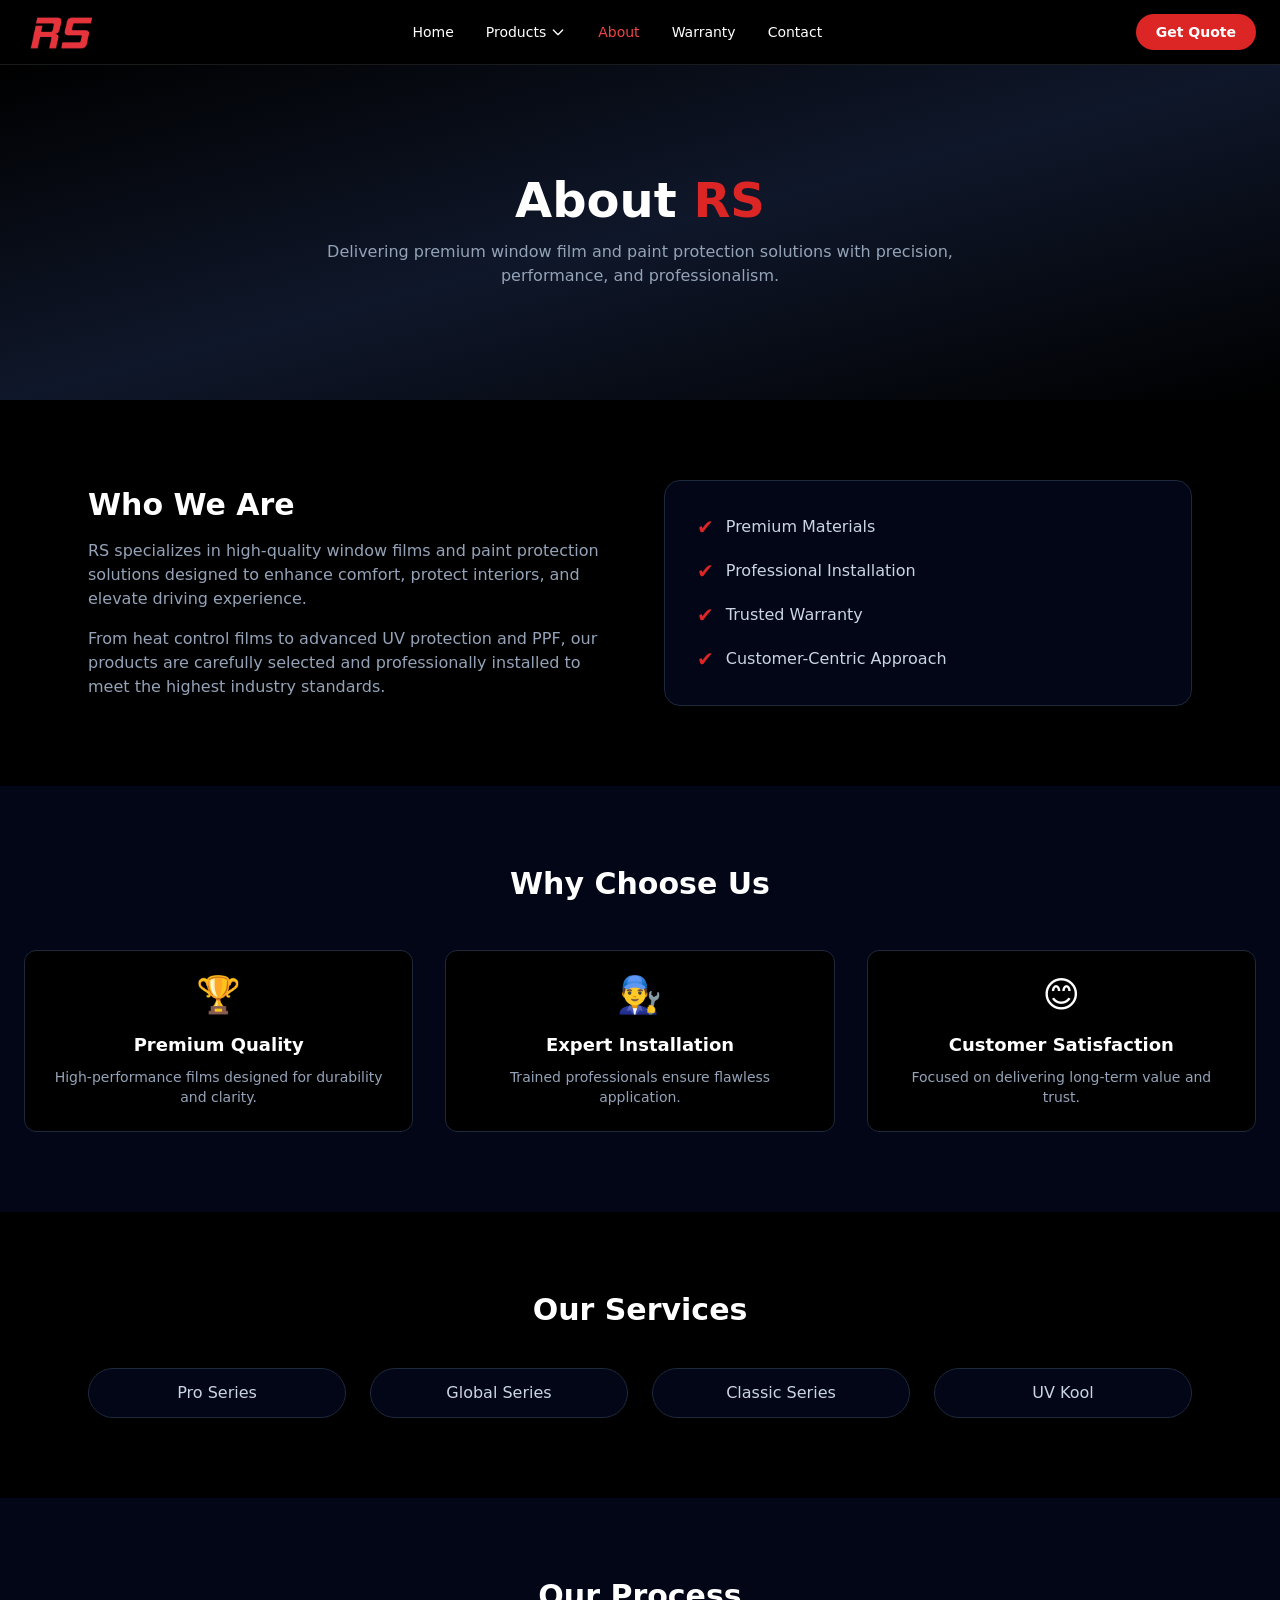
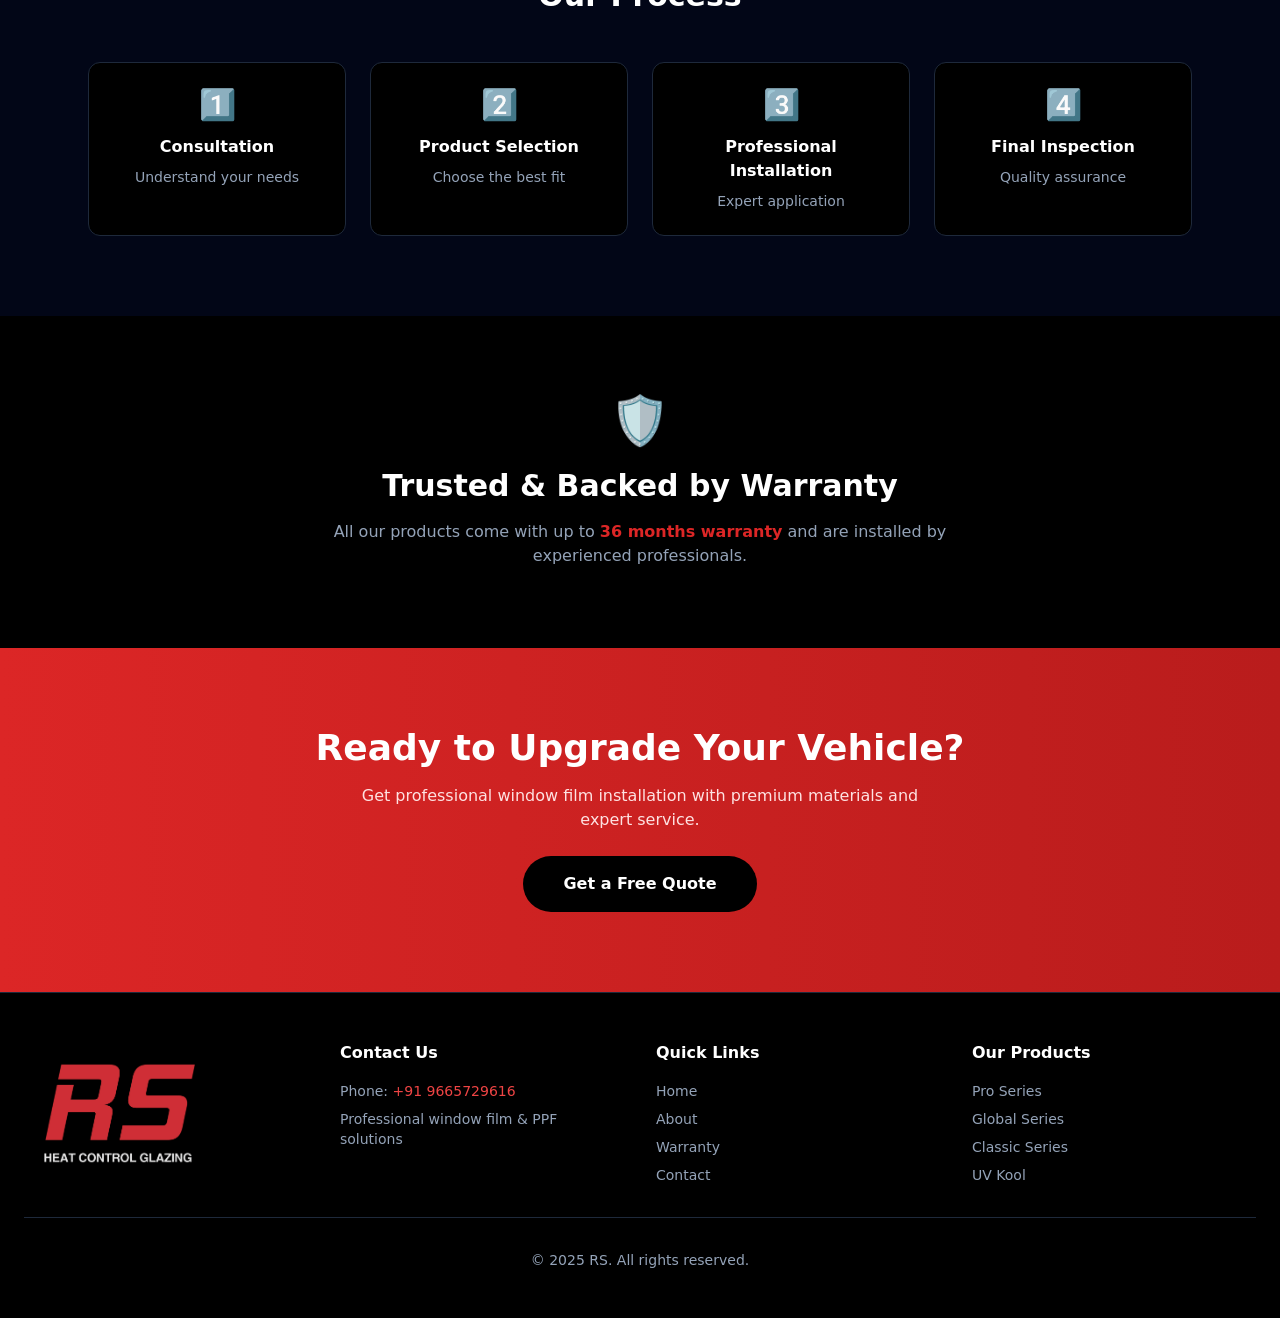
<file: about.html>
<!DOCTYPE html>
<html lang="en">
<head>
  <meta charset="UTF-8">
  <meta name="viewport" content="width=device-width, initial-scale=1.0">
  <title>About RS Window Films | Trusted Window Film Experts</title>
  <meta name="description" content="Learn about RS Window Films, our expertise in window film and paint protection solutions, and our commitment to quality installation and customer satisfaction.">
  <link rel="canonical" href="https://www.rswindowfilm.com/about.html">
  <meta name="robots" content="index, follow">
  <link rel="stylesheet" href="css/style.css">
</head>
<body class="bg-black text-white">

  <!-- Navigation Bar -->
  <header id="navbar" class="bg-black/70 backdrop-blur-md border-b border-white/10 fixed w-full z-50 transition-all duration-300">
    <nav class="max-w-7xl mx-auto px-6">
      <div class="flex items-center justify-between h-16">

        <!-- Logo -->
        <a href="index.html" class="flex items-center h-full py-2">
          <img src="assets/images/RS Film Logo.png" alt="RS" class="max-h-full w-auto object-contain" style="max-height: 40px;">
        </a>

        <!-- Desktop Menu -->
        <ul class="hidden md:flex items-center space-x-8 text-sm font-medium">
          <li><a href="index.html" class="hover:text-red-500 transition-colors">Home</a></li>

          <!-- Products Dropdown -->
          <li class="relative" id="productsDropdown">
            <button id="productsBtn" class="flex items-center gap-1 hover:text-red-500 transition-colors">
              Products
              <svg class="w-4 h-4" fill="none" stroke="currentColor" viewBox="0 0 24 24">
                <path stroke-linecap="round" stroke-linejoin="round" stroke-width="2" d="M19 9l-7 7-7-7" />
              </svg>
            </button>

            <!-- Dropdown -->
            <div id="productsMenu" class="absolute left-0 top-8 hidden bg-black/95 backdrop-blur-sm border border-slate-700 rounded-lg shadow-2xl w-56 py-2 opacity-0 scale-95 translate-y-2 transition-all duration-200 ease-out">

              <!-- Window Film -->
              <div class="relative" id="windowFilmItem">
                <div class="flex justify-between items-center px-4 py-3 hover:bg-slate-800 cursor-pointer transition-colors">
                  <span>Window Film</span>
                  <span>›</span>
                </div>

                <!-- Sub Dropdown -->
                <div id="windowFilmMenu" class="absolute left-full top-0 hidden bg-black/95 backdrop-blur-sm border border-slate-700 rounded-lg w-56 py-2 opacity-0 scale-95 translate-x-2 transition-all duration-200 ease-out">
                  <a href="products-pro-series.html" class="block px-4 py-3 hover:bg-slate-800 transition-colors">Pro Series</a>

                  <!-- Static Series -->
                  <div class="relative" id="staticSeriesItem">
                    <div class="flex justify-between items-center px-4 py-3 hover:bg-slate-800 cursor-pointer transition-colors">
                      <span>Static Series</span>
                      <span>›</span>
                    </div>

                    <div id="staticSeriesMenu" class="absolute left-full top-0 hidden bg-black/95 backdrop-blur-sm border border-slate-700 rounded-lg w-56 py-2 opacity-0 scale-95 translate-x-2 transition-all duration-200 ease-out">
                      <a href="products-global-series.html" class="block px-4 py-3 hover:bg-slate-800 transition-colors">Global Series</a>
                      <a href="products-classic-series.html" class="block px-4 py-3 hover:bg-slate-800 transition-colors">Classic Series</a>
                      <a href="products-uv-kool.html" class="block px-4 py-3 hover:bg-slate-800 transition-colors">UV Kool</a>
                    </div>
                  </div>
                </div>
              </div>

              <!-- PPF -->
              <a href="ppf.html" class="block px-4 py-3 hover:bg-slate-800 transition-colors">PPF</a>
            </div>
          </li>

          <li><a href="about.html" class="text-red-500 transition-colors">About</a></li>
          <li><a href="warranty.html" class="hover:text-red-500 transition-colors">Warranty</a></li>
          <li><a href="contact.html" class="hover:text-red-500 transition-colors">Contact</a></li>
        </ul>

        <!-- CTA Button -->
        <a href="index.html#quote" class="hidden md:inline-block bg-red-600 px-5 py-2 rounded-full text-sm font-semibold hover:bg-red-700 transition-colors">
          Get Quote
        </a>

        <!-- Mobile Menu Button -->
        <button id="menuBtn" class="md:hidden text-2xl">
          ☰
        </button>

      </div>
    </nav>
  </header>

  <!-- Mobile Menu -->
  <div id="mobileMenu" class="hidden md:hidden bg-black border-t border-slate-800 fixed w-full z-40 mt-16">
    <a href="index.html" class="block px-6 py-4 border-b border-slate-800 hover:bg-slate-800 transition-colors">Home</a>
    
    <!-- Mobile Products Accordion -->
    <div>
      <button id="mobileProductsBtn" class="w-full text-left px-6 py-4 border-b border-slate-800 hover:bg-slate-800 transition-colors flex justify-between items-center">
        <span>Products</span>
        <span id="productsArrow">▾</span>
      </button>
      <div id="mobileProductsMenu" class="hidden bg-slate-900">
        <a href="products-pro-series.html" class="block px-8 py-3 border-b border-slate-800 hover:bg-slate-800 transition-colors">Window Film - Pro Series</a>
        <a href="products-global-series.html" class="block px-8 py-3 border-b border-slate-800 hover:bg-slate-800 transition-colors">Static - Global Series</a>
        <a href="products-classic-series.html" class="block px-8 py-3 border-b border-slate-800 hover:bg-slate-800 transition-colors">Static - Classic Series</a>
        <a href="products-uv-kool.html" class="block px-8 py-3 border-b border-slate-800 hover:bg-slate-800 transition-colors">Static - UV Kool</a>
        <a href="ppf.html" class="block px-8 py-3 border-b border-slate-800 hover:bg-slate-800 transition-colors">PPF</a>
      </div>
    </div>
    
    <a href="about.html" class="block px-6 py-4 border-b border-slate-800 bg-slate-800 text-red-500 transition-colors">About</a>
    <a href="warranty.html" class="block px-6 py-4 border-b border-slate-800 hover:bg-slate-800 transition-colors">Warranty</a>
    <a href="contact.html" class="block px-6 py-4 border-b border-slate-800 hover:bg-slate-800 transition-colors">Contact</a>
    <a href="index.html#quote" class="block px-6 py-4 bg-red-600 hover:bg-red-700 transition-colors font-semibold">Get Quote</a>
  </div>

  <!-- Main Content -->
  <main class="pt-16">

    <!-- Hero Section -->
    <section class="relative py-28 bg-gradient-to-br from-black via-slate-900 to-black">
      <div class="max-w-6xl mx-auto px-6 text-center reveal">
        <h1 class="text-4xl md:text-5xl font-bold text-white">
          About <span class="text-red-600">RS</span>
        </h1>

        <p class="mt-4 text-slate-400 max-w-2xl mx-auto">
          Delivering premium window film and paint protection solutions
          with precision, performance, and professionalism.
        </p>
      </div>
    </section>

    <!-- Who We Are -->
    <section class="py-20 bg-black">
      <div class="max-w-6xl mx-auto px-6 grid grid-cols-1 md:grid-cols-2 gap-12 items-center">

        <div class="reveal">
          <h2 class="text-3xl font-bold text-white">Who We Are</h2>
          <p class="mt-4 text-slate-400">
            RS specializes in high-quality window films and
            paint protection solutions designed to enhance comfort,
            protect interiors, and elevate driving experience.
          </p>

          <p class="mt-4 text-slate-400">
            From heat control films to advanced UV protection and PPF,
            our products are carefully selected and professionally installed
            to meet the highest industry standards.
          </p>
        </div>

        <div class="reveal bg-slate-950 rounded-2xl p-8 border border-slate-800">
          <ul class="space-y-4 text-slate-300">
            <li class="flex items-center gap-3">
              <span class="text-red-600 text-xl">✔</span>
              <span>Premium Materials</span>
            </li>
            <li class="flex items-center gap-3">
              <span class="text-red-600 text-xl">✔</span>
              <span>Professional Installation</span>
            </li>
            <li class="flex items-center gap-3">
              <span class="text-red-600 text-xl">✔</span>
              <span>Trusted Warranty</span>
            </li>
            <li class="flex items-center gap-3">
              <span class="text-red-600 text-xl">✔</span>
              <span>Customer-Centric Approach</span>
            </li>
          </ul>
        </div>

      </div>
    </section>

    <!-- Why Choose Us -->
    <section class="py-20 bg-slate-950">
      <div class="max-w-7xl mx-auto px-6">
        <h2 class="text-3xl font-bold text-white text-center mb-12 reveal">
          Why Choose Us
        </h2>

        <div class="grid grid-cols-1 md:grid-cols-3 gap-8">

          <div class="reveal bg-black border border-slate-800 rounded-xl p-6 text-center hover:border-red-600 hover:-translate-y-1 transition-all duration-300">
            <div class="text-4xl mb-4">🏆</div>
            <h3 class="text-lg font-semibold text-white">Premium Quality</h3>
            <p class="text-slate-400 text-sm mt-2">High-performance films designed for durability and clarity.</p>
          </div>

          <div class="reveal bg-black border border-slate-800 rounded-xl p-6 text-center hover:border-red-600 hover:-translate-y-1 transition-all duration-300">
            <div class="text-4xl mb-4">👨‍🔧</div>
            <h3 class="text-lg font-semibold text-white">Expert Installation</h3>
            <p class="text-slate-400 text-sm mt-2">Trained professionals ensure flawless application.</p>
          </div>

          <div class="reveal bg-black border border-slate-800 rounded-xl p-6 text-center hover:border-red-600 hover:-translate-y-1 transition-all duration-300">
            <div class="text-4xl mb-4">😊</div>
            <h3 class="text-lg font-semibold text-white">Customer Satisfaction</h3>
            <p class="text-slate-400 text-sm mt-2">Focused on delivering long-term value and trust.</p>
          </div>

        </div>
      </div>
    </section>

    <!-- Our Services -->
    <section class="py-20 bg-black">
      <div class="max-w-6xl mx-auto px-6 text-center">
        <h2 class="text-3xl font-bold text-white reveal">Our Services</h2>

        <div class="mt-10 grid grid-cols-1 sm:grid-cols-2 md:grid-cols-4 gap-6">
          <a href="products-pro-series.html" class="reveal bg-slate-950 border border-slate-800 rounded-full py-3 text-slate-300 hover:border-red-600 hover:text-red-500 transition">Pro Series</a>
          <a href="products-global-series.html" class="reveal bg-slate-950 border border-slate-800 rounded-full py-3 text-slate-300 hover:border-red-600 hover:text-red-500 transition">Global Series</a>
          <a href="products-classic-series.html" class="reveal bg-slate-950 border border-slate-800 rounded-full py-3 text-slate-300 hover:border-red-600 hover:text-red-500 transition">Classic Series</a>
          <a href="products-uv-kool.html" class="reveal bg-slate-950 border border-slate-800 rounded-full py-3 text-slate-300 hover:border-red-600 hover:text-red-500 transition">UV Kool</a>
        </div>
      </div>
    </section>

    <!-- Our Process -->
    <section class="py-20 bg-slate-950">
      <div class="max-w-6xl mx-auto px-6">
        <h2 class="text-3xl font-bold text-white text-center mb-12 reveal">
          Our Process
        </h2>

        <div class="grid grid-cols-1 md:grid-cols-4 gap-6 text-center">

          <div class="reveal bg-black border border-slate-800 rounded-xl p-6 hover:border-red-600 transition">
            <div class="text-3xl mb-3">1️⃣</div>
            <h3 class="text-white font-semibold">Consultation</h3>
            <p class="text-slate-400 text-sm mt-2">Understand your needs</p>
          </div>

          <div class="reveal bg-black border border-slate-800 rounded-xl p-6 hover:border-red-600 transition">
            <div class="text-3xl mb-3">2️⃣</div>
            <h3 class="text-white font-semibold">Product Selection</h3>
            <p class="text-slate-400 text-sm mt-2">Choose the best fit</p>
          </div>

          <div class="reveal bg-black border border-slate-800 rounded-xl p-6 hover:border-red-600 transition">
            <div class="text-3xl mb-3">3️⃣</div>
            <h3 class="text-white font-semibold">Professional Installation</h3>
            <p class="text-slate-400 text-sm mt-2">Expert application</p>
          </div>

          <div class="reveal bg-black border border-slate-800 rounded-xl p-6 hover:border-red-600 transition">
            <div class="text-3xl mb-3">4️⃣</div>
            <h3 class="text-white font-semibold">Final Inspection</h3>
            <p class="text-slate-400 text-sm mt-2">Quality assurance</p>
          </div>

        </div>
      </div>
    </section>

    <!-- Trust & Warranty -->
    <section class="py-20 bg-black text-center">
      <div class="max-w-4xl mx-auto px-6 reveal">
        <div class="text-5xl mb-6">🛡️</div>
        <h2 class="text-3xl font-bold text-white">Trusted & Backed by Warranty</h2>

        <p class="mt-4 text-slate-400 max-w-2xl mx-auto">
          All our products come with up to <span class="text-red-600 font-semibold">36 months warranty</span>
          and are installed by experienced professionals.
        </p>
      </div>
    </section>

    <!-- Call to Action -->
    <section class="py-20 bg-gradient-to-r from-red-600 to-red-700 text-center">
      <div class="max-w-4xl mx-auto px-6 reveal">
        <h2 class="text-3xl md:text-4xl font-bold text-white">
          Ready to Upgrade Your Vehicle?
        </h2>

        <p class="mt-4 text-red-100 max-w-xl mx-auto">
          Get professional window film installation with premium materials and expert service.
        </p>

        <a href="index.html#quote"
           class="inline-block mt-6 bg-black px-10 py-4 rounded-full font-semibold text-white
                  hover:bg-slate-900 hover:scale-105 transition-all duration-200">
          Get a Free Quote
        </a>
      </div>
    </section>

    <!-- Footer -->
    <footer class="bg-black border-t border-slate-800 py-12">
      <div class="max-w-7xl mx-auto px-6">
        <div class="grid grid-cols-1 md:grid-cols-4 gap-8 mb-8">
          
          <!-- Logo -->
          <div class="flex items-center justify-center md:justify-start">
            <img src="assets/images/RS Film Logo 2.png" alt="RS" class="w-32 md:w-40 lg:w-48 h-auto object-contain opacity-90 hover:opacity-100 transition-opacity duration-300">
          </div>

          <!-- Contact Info -->
          <div>
            <h3 class="text-white font-semibold mb-4">Contact Us</h3>
            <p class="text-slate-400 text-sm mb-2">
              Phone: <a href="tel:+919665729616" class="text-red-500 hover:underline">+91 9665729616</a>
            </p>
            <p class="text-slate-400 text-sm">
              Professional window film & PPF solutions
            </p>
          </div>

          <!-- Quick Links -->
          <div>
            <h3 class="text-white font-semibold mb-4">Quick Links</h3>
            <ul class="space-y-2 text-sm">
              <li><a href="index.html" class="text-slate-400 hover:text-red-500 transition-colors">Home</a></li>
              <li><a href="about.html" class="text-slate-400 hover:text-red-500 transition-colors">About</a></li>
              <li><a href="warranty.html" class="text-slate-400 hover:text-red-500 transition-colors">Warranty</a></li>
              <li><a href="contact.html" class="text-slate-400 hover:text-red-500 transition-colors">Contact</a></li>
            </ul>
          </div>

          <!-- Products -->
          <div>
            <h3 class="text-white font-semibold mb-4">Our Products</h3>
            <ul class="space-y-2 text-sm">
              <li><a href="products-pro-series.html" class="text-slate-400 hover:text-red-500 transition-colors">Pro Series</a></li>
              <li><a href="products-global-series.html" class="text-slate-400 hover:text-red-500 transition-colors">Global Series</a></li>
              <li><a href="products-classic-series.html" class="text-slate-400 hover:text-red-500 transition-colors">Classic Series</a></li>
              <li><a href="products-uv-kool.html" class="text-slate-400 hover:text-red-500 transition-colors">UV Kool</a></li>
            </ul>
          </div>

        </div>

        <div class="border-t border-slate-800 pt-8 text-center text-slate-400 text-sm">
          <p>&copy; 2025 RS. All rights reserved.</p>
        </div>
      </div>
    </footer>

  </main>

  <!-- JavaScript -->
  <script src="js/main.js"></script>
</body>
</html>
</file>
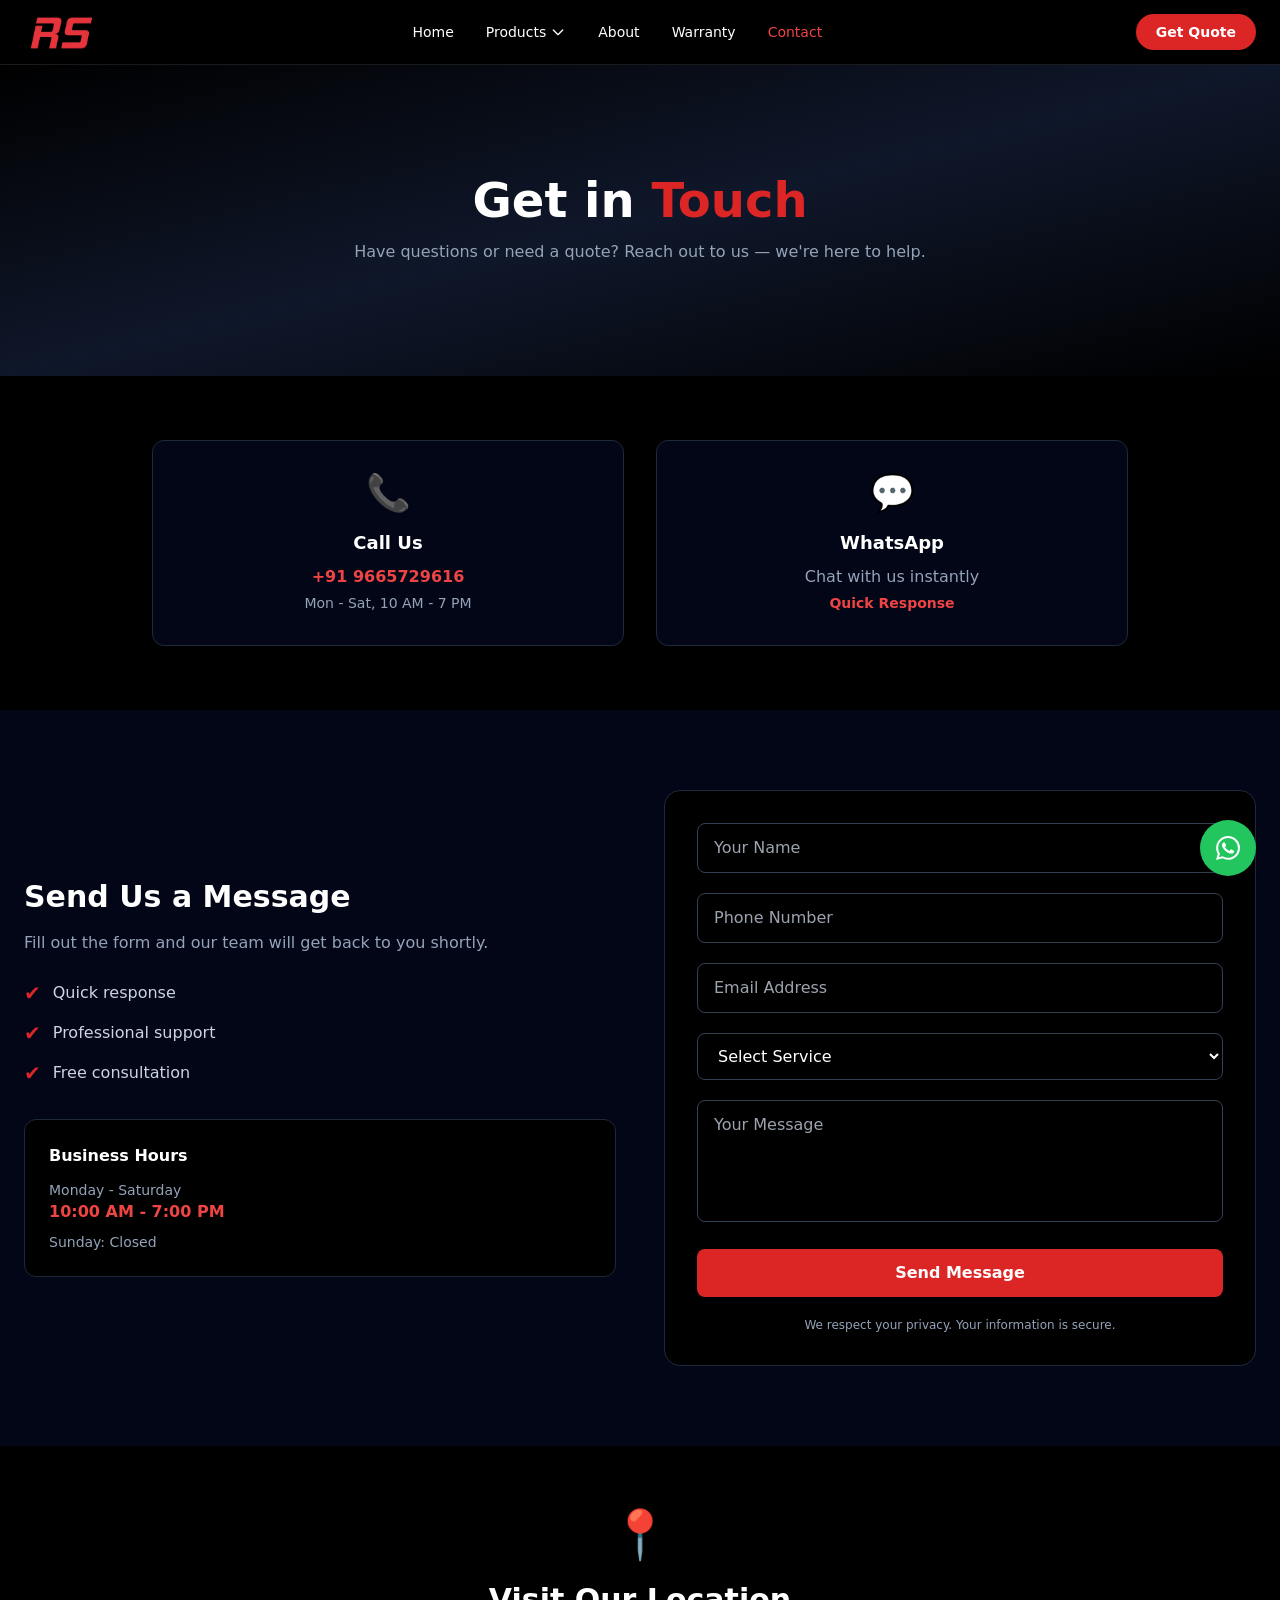
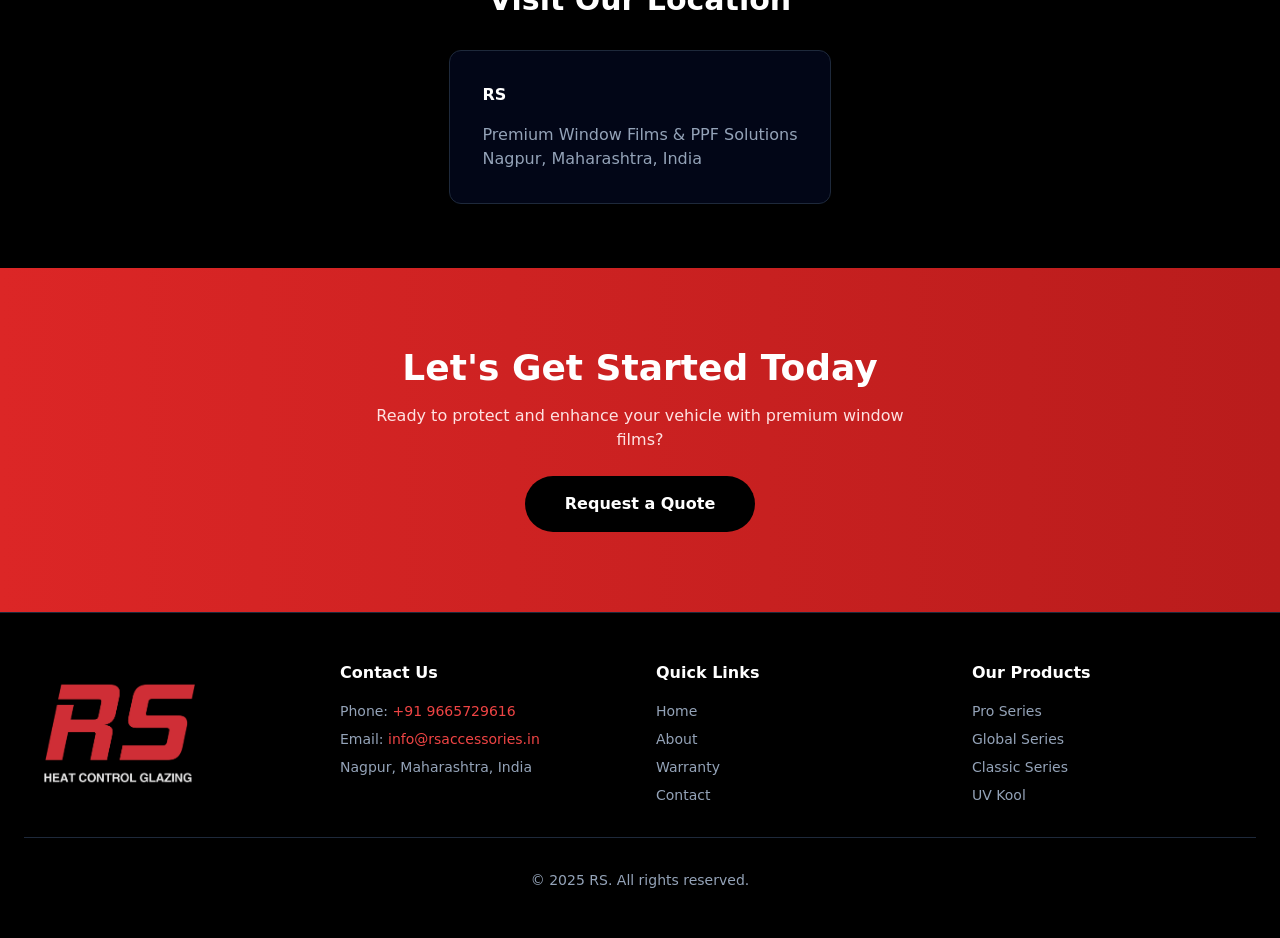
<file: contact.html>
<!DOCTYPE html>
<html lang="en">
<head>
  <meta charset="UTF-8">
  <meta name="viewport" content="width=device-width, initial-scale=1.0">
  <title>Contact RS Window Films | Window Film & PPF Services</title>
  <meta name="description" content="Contact RS Window Films for premium window film and PPF services. Call, WhatsApp or visit us for professional consultation and installation.">
  <link rel="canonical" href="https://www.rswindowfilm.com/contact.html">
  <meta name="robots" content="index, follow">
  <link rel="stylesheet" href="css/style.css">
</head>
<body class="bg-black text-white">

  <!-- Navigation Bar -->
  <header id="navbar" class="bg-black/70 backdrop-blur-md border-b border-white/10 fixed w-full z-50 transition-all duration-300">
    <nav class="max-w-7xl mx-auto px-6">
      <div class="flex items-center justify-between h-16">

        <!-- Logo -->
        <a href="index.html" class="flex items-center h-full py-2">
          <img src="assets/images/RS Film Logo.png" alt="RS" class="max-h-full w-auto object-contain" style="max-height: 40px;">
        </a>

        <!-- Desktop Menu -->
        <ul class="hidden md:flex items-center space-x-8 text-sm font-medium">
          <li><a href="index.html" class="hover:text-red-500 transition-colors">Home</a></li>

          <!-- Products Dropdown -->
          <li class="relative" id="productsDropdown">
            <button id="productsBtn" class="flex items-center gap-1 hover:text-red-500 transition-colors">
              Products
              <svg class="w-4 h-4" fill="none" stroke="currentColor" viewBox="0 0 24 24">
                <path stroke-linecap="round" stroke-linejoin="round" stroke-width="2" d="M19 9l-7 7-7-7" />
              </svg>
            </button>

            <!-- Dropdown -->
            <div id="productsMenu" class="absolute left-0 top-8 hidden bg-black/95 backdrop-blur-sm border border-slate-700 rounded-lg shadow-2xl w-56 py-2 opacity-0 scale-95 translate-y-2 transition-all duration-200 ease-out">

              <!-- Window Film -->
              <div class="relative" id="windowFilmItem">
                <div class="flex justify-between items-center px-4 py-3 hover:bg-slate-800 cursor-pointer transition-colors">
                  <span>Window Film</span>
                  <span>›</span>
                </div>

                <!-- Sub Dropdown -->
                <div id="windowFilmMenu" class="absolute left-full top-0 hidden bg-black/95 backdrop-blur-sm border border-slate-700 rounded-lg w-56 py-2 opacity-0 scale-95 translate-x-2 transition-all duration-200 ease-out">
                  <a href="products-pro-series.html" class="block px-4 py-3 hover:bg-slate-800 transition-colors">Pro Series</a>

                  <!-- Static Series -->
                  <div class="relative" id="staticSeriesItem">
                    <div class="flex justify-between items-center px-4 py-3 hover:bg-slate-800 cursor-pointer transition-colors">
                      <span>Static Series</span>
                      <span>›</span>
                    </div>

                    <div id="staticSeriesMenu" class="absolute left-full top-0 hidden bg-black/95 backdrop-blur-sm border border-slate-700 rounded-lg w-56 py-2 opacity-0 scale-95 translate-x-2 transition-all duration-200 ease-out">
                      <a href="products-global-series.html" class="block px-4 py-3 hover:bg-slate-800 transition-colors">Global Series</a>
                      <a href="products-classic-series.html" class="block px-4 py-3 hover:bg-slate-800 transition-colors">Classic Series</a>
                      <a href="products-uv-kool.html" class="block px-4 py-3 hover:bg-slate-800 transition-colors">UV Kool</a>
                    </div>
                  </div>
                </div>
              </div>

              <!-- PPF -->
              <a href="ppf.html" class="block px-4 py-3 hover:bg-slate-800 transition-colors">PPF</a>
            </div>
          </li>

          <li><a href="about.html" class="hover:text-red-500 transition-colors">About</a></li>
          <li><a href="warranty.html" class="hover:text-red-500 transition-colors">Warranty</a></li>
          <li><a href="contact.html" class="text-red-500 transition-colors">Contact</a></li>
        </ul>

        <!-- CTA Button -->
        <a href="index.html#quote" class="hidden md:inline-block bg-red-600 px-5 py-2 rounded-full text-sm font-semibold hover:bg-red-700 transition-colors">
          Get Quote
        </a>

        <!-- Mobile Menu Button -->
        <button id="menuBtn" class="md:hidden text-2xl">
          ☰
        </button>

      </div>
    </nav>
  </header>

  <!-- Mobile Menu -->
  <div id="mobileMenu" class="hidden md:hidden bg-black border-t border-slate-800 fixed w-full z-40 mt-16">
    <a href="index.html" class="block px-6 py-4 border-b border-slate-800 hover:bg-slate-800 transition-colors">Home</a>
    
    <!-- Mobile Products Accordion -->
    <div>
      <button id="mobileProductsBtn" class="w-full text-left px-6 py-4 border-b border-slate-800 hover:bg-slate-800 transition-colors flex justify-between items-center">
        <span>Products</span>
        <span id="productsArrow">▾</span>
      </button>
      <div id="mobileProductsMenu" class="hidden bg-slate-900">
        <a href="products-pro-series.html" class="block px-8 py-3 border-b border-slate-800 hover:bg-slate-800 transition-colors">Window Film - Pro Series</a>
        <a href="products-global-series.html" class="block px-8 py-3 border-b border-slate-800 hover:bg-slate-800 transition-colors">Static - Global Series</a>
        <a href="products-classic-series.html" class="block px-8 py-3 border-b border-slate-800 hover:bg-slate-800 transition-colors">Static - Classic Series</a>
        <a href="products-uv-kool.html" class="block px-8 py-3 border-b border-slate-800 hover:bg-slate-800 transition-colors">Static - UV Kool</a>
        <a href="ppf.html" class="block px-8 py-3 border-b border-slate-800 hover:bg-slate-800 transition-colors">PPF</a>
      </div>
    </div>
    
    <a href="about.html" class="block px-6 py-4 border-b border-slate-800 hover:bg-slate-800 transition-colors">About</a>
    <a href="warranty.html" class="block px-6 py-4 border-b border-slate-800 hover:bg-slate-800 transition-colors">Warranty</a>
    <a href="contact.html" class="block px-6 py-4 border-b border-slate-800 bg-slate-800 text-red-500 transition-colors">Contact</a>
    <a href="index.html#quote" class="block px-6 py-4 bg-red-600 hover:bg-red-700 transition-colors font-semibold">Get Quote</a>
  </div>

  <!-- Main Content -->
  <main class="pt-16">

    <!-- Hero Section -->
    <section class="relative py-28 bg-gradient-to-br from-black via-slate-900 to-black">
      <div class="max-w-6xl mx-auto px-6 text-center reveal">
        <h1 class="text-4xl md:text-5xl font-bold text-white">
          Get in <span class="text-red-600">Touch</span>
        </h1>

        <p class="mt-4 text-slate-400 max-w-2xl mx-auto">
          Have questions or need a quote?  
          Reach out to us — we're here to help.
        </p>
      </div>
    </section>

    <!-- Quick Contact Options -->
    <section class="py-16 bg-black">
      <div class="max-w-5xl mx-auto px-6 grid grid-cols-1 md:grid-cols-2 gap-8">

        <!-- Call -->
      <a href="tel:+919665729616" class="reveal bg-slate-950 border border-slate-800 rounded-xl p-8 text-center hover:border-red-600 hover:-translate-y-1 transition-all duration-300">
          <div class="text-4xl mb-4">📞</div>
          <h3 class="text-lg font-semibold text-white">Call Us</h3>
        <p class="text-red-500 mt-2 font-semibold">+91 9665729616</p>
          <p class="text-slate-400 text-sm mt-1">Mon - Sat, 10 AM - 7 PM</p>
        </a>

        <!-- WhatsApp -->
        <a href="https://wa.me/919665729616" target="_blank" class="reveal bg-slate-950 border border-slate-800 rounded-xl p-8 text-center hover:border-red-600 hover:-translate-y-1 transition-all duration-300">
          <div class="text-4xl mb-4">💬</div>
          <h3 class="text-lg font-semibold text-white">WhatsApp</h3>
          <p class="text-slate-400 mt-2">Chat with us instantly</p>
          <p class="text-red-500 text-sm mt-1 font-semibold">Quick Response</p>
        </a>

      </div>
    </section>

    <!-- Contact Form -->
    <section class="py-20 bg-slate-950">
      <div class="max-w-7xl mx-auto px-6 grid grid-cols-1 md:grid-cols-2 gap-12 items-center">

        <!-- LEFT INFO -->
        <div class="reveal">
          <h2 class="text-3xl font-bold text-white">Send Us a Message</h2>
          <p class="mt-4 text-slate-400">
            Fill out the form and our team will get back to you shortly.
          </p>

          <ul class="mt-6 space-y-3 text-slate-300">
            <li class="flex items-center gap-3">
              <span class="text-red-600 text-xl">✔</span>
              <span>Quick response</span>
            </li>
            <li class="flex items-center gap-3">
              <span class="text-red-600 text-xl">✔</span>
              <span>Professional support</span>
            </li>
            <li class="flex items-center gap-3">
              <span class="text-red-600 text-xl">✔</span>
              <span>Free consultation</span>
            </li>
          </ul>

          <div class="mt-8 p-6 bg-black border border-slate-800 rounded-xl">
            <h3 class="text-white font-semibold mb-3">Business Hours</h3>
            <p class="text-slate-400 text-sm">Monday - Saturday</p>
            <p class="text-red-500 font-semibold">10:00 AM - 7:00 PM</p>
            <p class="text-slate-400 text-sm mt-2">Sunday: Closed</p>
          </div>
        </div>

        <!-- FORM -->
        <div class="reveal bg-black border border-slate-800 rounded-2xl p-8">
          <form class="space-y-5" id="contactForm">

            <input type="text" name="name" placeholder="Your Name" required
              class="w-full bg-black border border-slate-700 rounded-lg px-4 py-3 text-white focus:border-red-600 focus:outline-none transition-colors">

            <input type="tel" name="phone" placeholder="Phone Number" required
              class="w-full bg-black border border-slate-700 rounded-lg px-4 py-3 text-white focus:border-red-600 focus:outline-none transition-colors">

            <input type="email" name="email" placeholder="Email Address" required
              class="w-full bg-black border border-slate-700 rounded-lg px-4 py-3 text-white focus:border-red-600 focus:outline-none transition-colors">

            <select name="service" required
              class="w-full bg-black border border-slate-700 rounded-lg px-4 py-3 text-white focus:border-red-600 focus:outline-none transition-colors">
              <option value="">Select Service</option>
              <option>Pro Series</option>
              <option>Global Series</option>
              <option>Classic Series</option>
              <option>UV Kool</option>
              <option>PPF</option>
              <option>General Inquiry</option>
            </select>

            <textarea name="message" rows="4" placeholder="Your Message" required
              class="w-full bg-black border border-slate-700 rounded-lg px-4 py-3 text-white focus:border-red-600 focus:outline-none transition-colors resize-none"></textarea>

            <button type="submit"
              class="w-full bg-red-600 hover:bg-red-700 text-white font-semibold py-3 rounded-lg transition-transform hover:scale-105">
              Send Message
            </button>

            <p class="text-xs text-slate-400 text-center">
              We respect your privacy. Your information is secure.
            </p>

          </form>
        </div>

      </div>
    </section>

    <!-- Business Information -->
    <section class="py-16 bg-black text-center">
      <div class="max-w-4xl mx-auto px-6 reveal">
        <div class="text-5xl mb-6">📍</div>
        <h2 class="text-3xl font-bold text-white">Visit Our Location</h2>

        <div class="mt-8 inline-block text-left bg-slate-950 border border-slate-800 rounded-xl p-8">
          <h3 class="text-white font-semibold mb-4">RS</h3>
          <p class="text-slate-400">
            Premium Window Films & PPF Solutions<br>
            Nagpur, Maharashtra, India
          </p>
        </div>
      </div>
    </section>

    <!-- Final CTA -->
    <section class="py-20 bg-gradient-to-r from-red-600 to-red-700 text-center">
      <div class="max-w-4xl mx-auto px-6 reveal">
        <h2 class="text-3xl md:text-4xl font-bold text-white">
          Let's Get Started Today
        </h2>

        <p class="mt-4 text-red-100 max-w-xl mx-auto">
          Ready to protect and enhance your vehicle with premium window films?
        </p>

        <a href="index.html#quote"
           class="inline-block mt-6 bg-black px-10 py-4 rounded-full font-semibold text-white hover:bg-slate-900 hover:scale-105 transition-all duration-200">
          Request a Quote
        </a>
      </div>
    </section>

    <!-- Footer -->
    <footer class="bg-black border-t border-slate-800 py-12">
      <div class="max-w-7xl mx-auto px-6">
        <div class="grid grid-cols-1 md:grid-cols-4 gap-8 mb-8">
          
          <!-- Logo -->
          <div class="flex items-center justify-center md:justify-start">
            <img src="assets/images/RS Film Logo 2.png" alt="RS" class="w-32 md:w-40 lg:w-48 h-auto object-contain opacity-90 hover:opacity-100 transition-opacity duration-300">
          </div>

          <!-- Contact Info -->
          <div>
            <h3 class="text-white font-semibold mb-4">Contact Us</h3>
            <p class="text-slate-400 text-sm mb-2">
              Phone: <a href="tel:+919665729616" class="text-red-500 hover:underline">+91 9665729616</a>
            </p>
            <p class="text-slate-400 text-sm mb-2">
              Email: <a href="mailto:info@rsaccessories.com" class="text-red-500 hover:underline">info@rsaccessories.in</a>
            </p>
            <p class="text-slate-400 text-sm">
              Nagpur, Maharashtra, India
            </p>
          </div>

          <!-- Quick Links -->
          <div>
            <h3 class="text-white font-semibold mb-4">Quick Links</h3>
            <ul class="space-y-2 text-sm">
              <li><a href="index.html" class="text-slate-400 hover:text-red-500 transition-colors">Home</a></li>
              <li><a href="about.html" class="text-slate-400 hover:text-red-500 transition-colors">About</a></li>            <li><a href="warranty.html" class="text-slate-400 hover:text-red-500 transition-colors">Warranty</a></li>              <li><a href="contact.html" class="text-slate-400 hover:text-red-500 transition-colors">Contact</a></li>
            </ul>
          </div>

          <!-- Products -->
          <div>
            <h3 class="text-white font-semibold mb-4">Our Products</h3>
            <ul class="space-y-2 text-sm">
              <li><a href="products-pro-series.html" class="text-slate-400 hover:text-red-500 transition-colors">Pro Series</a></li>
              <li><a href="products-global-series.html" class="text-slate-400 hover:text-red-500 transition-colors">Global Series</a></li>
              <li><a href="products-classic-series.html" class="text-slate-400 hover:text-red-500 transition-colors">Classic Series</a></li>
              <li><a href="products-uv-kool.html" class="text-slate-400 hover:text-red-500 transition-colors">UV Kool</a></li>
            </ul>
          </div>

        </div>

        <div class="border-t border-slate-800 pt-8 text-center text-slate-400 text-sm">
          <p>&copy; 2025 RS. All rights reserved.</p>
        </div>
      </div>
    </footer>

  </main>

  <!-- Floating WhatsApp Button -->
  <a href="https://wa.me/919665729616" target="_blank" 
     class="fixed bottom-6 right-6 bg-green-500 text-white rounded-full p-4 shadow-lg hover:bg-green-600 hover:scale-110 transition-all duration-300 z-50">
    <svg class="w-6 h-6" fill="currentColor" viewBox="0 0 24 24">
      <path d="M17.472 14.382c-.297-.149-1.758-.867-2.03-.967-.273-.099-.471-.148-.67.15-.197.297-.767.966-.94 1.164-.173.199-.347.223-.644.075-.297-.15-1.255-.463-2.39-1.475-.883-.788-1.48-1.761-1.653-2.059-.173-.297-.018-.458.13-.606.134-.133.298-.347.446-.52.149-.174.198-.298.298-.497.099-.198.05-.371-.025-.52-.075-.149-.669-1.612-.916-2.207-.242-.579-.487-.5-.669-.51-.173-.008-.371-.01-.57-.01-.198 0-.52.074-.792.372-.272.297-1.04 1.016-1.04 2.479 0 1.462 1.065 2.875 1.213 3.074.149.198 2.096 3.2 5.077 4.487.709.306 1.262.489 1.694.625.712.227 1.36.195 1.871.118.571-.085 1.758-.719 2.006-1.413.248-.694.248-1.289.173-1.413-.074-.124-.272-.198-.57-.347m-5.421 7.403h-.004a9.87 9.87 0 01-5.031-1.378l-.361-.214-3.741.982.998-3.648-.235-.374a9.86 9.86 0 01-1.51-5.26c.001-5.45 4.436-9.884 9.888-9.884 2.64 0 5.122 1.03 6.988 2.898a9.825 9.825 0 012.893 6.994c-.003 5.45-4.437 9.884-9.885 9.884m8.413-18.297A11.815 11.815 0 0012.05 0C5.495 0 .16 5.335.157 11.892c0 2.096.547 4.142 1.588 5.945L.057 24l6.305-1.654a11.882 11.882 0 005.683 1.448h.005c6.554 0 11.89-5.335 11.893-11.893a11.821 11.821 0 00-3.48-8.413z"/>
    </svg>
  </a>

  <!-- JavaScript -->
  <script src="js/main.js"></script>

  <!-- Contact Form WhatsApp Handler -->
  <script>
    document.getElementById("contactForm").addEventListener("submit", function(e) {
      e.preventDefault();

      const name = document.querySelector('input[name="name"]').value.trim();
      const phone = document.querySelector('input[name="phone"]').value.trim();
      const email = document.querySelector('input[name="email"]').value.trim();
      const service = document.querySelector('select[name="service"]').value;
      const message = document.querySelector('textarea[name="message"]').value.trim();
      const btn = e.target.querySelector('button[type="submit"]');

      if (!name || !phone || !email || !service || !message) {
        alert("Please fill all required fields");
        return;
      }

      // Disable button and show loading state
      const originalText = btn.innerText;
      btn.innerText = "Opening WhatsApp...";
      btn.disabled = true;

      const whatsappMessage = `*New Contact Message*
For RS Window Film and PPF

*Name:* ${name}
*Phone:* ${phone}
*Email:* ${email}
*Service:* ${service}
*Message:* ${message}`;

      const whatsappNumber = "919665729616";
      const whatsappURL = `https://wa.me/${whatsappNumber}?text=${encodeURIComponent(whatsappMessage)}`;
      window.open(whatsappURL, "_blank");

      // Reset button after 2 seconds
      setTimeout(() => {
        btn.innerText = originalText;
        btn.disabled = false;
        // Optionally reset form
        document.getElementById("contactForm").reset();
      }, 2000);
    });
  </script>
</body>
</html>
</file>
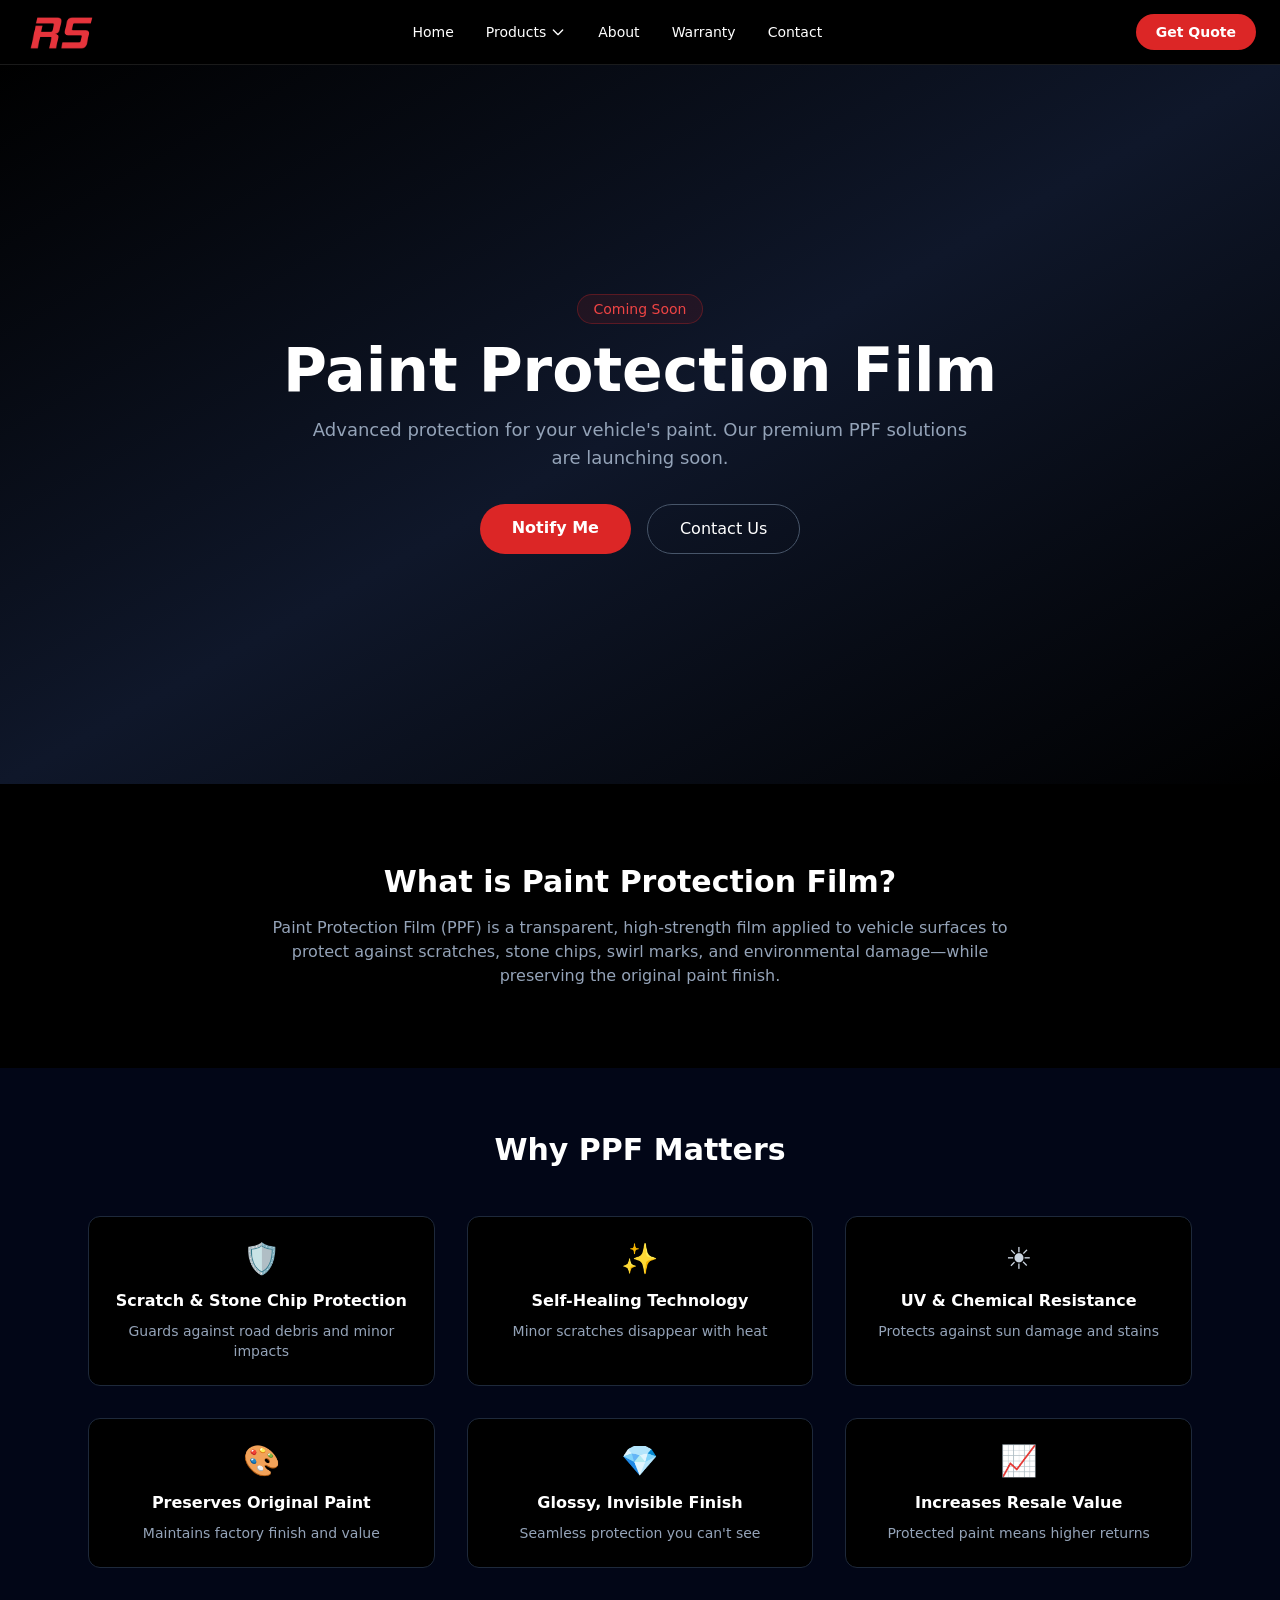
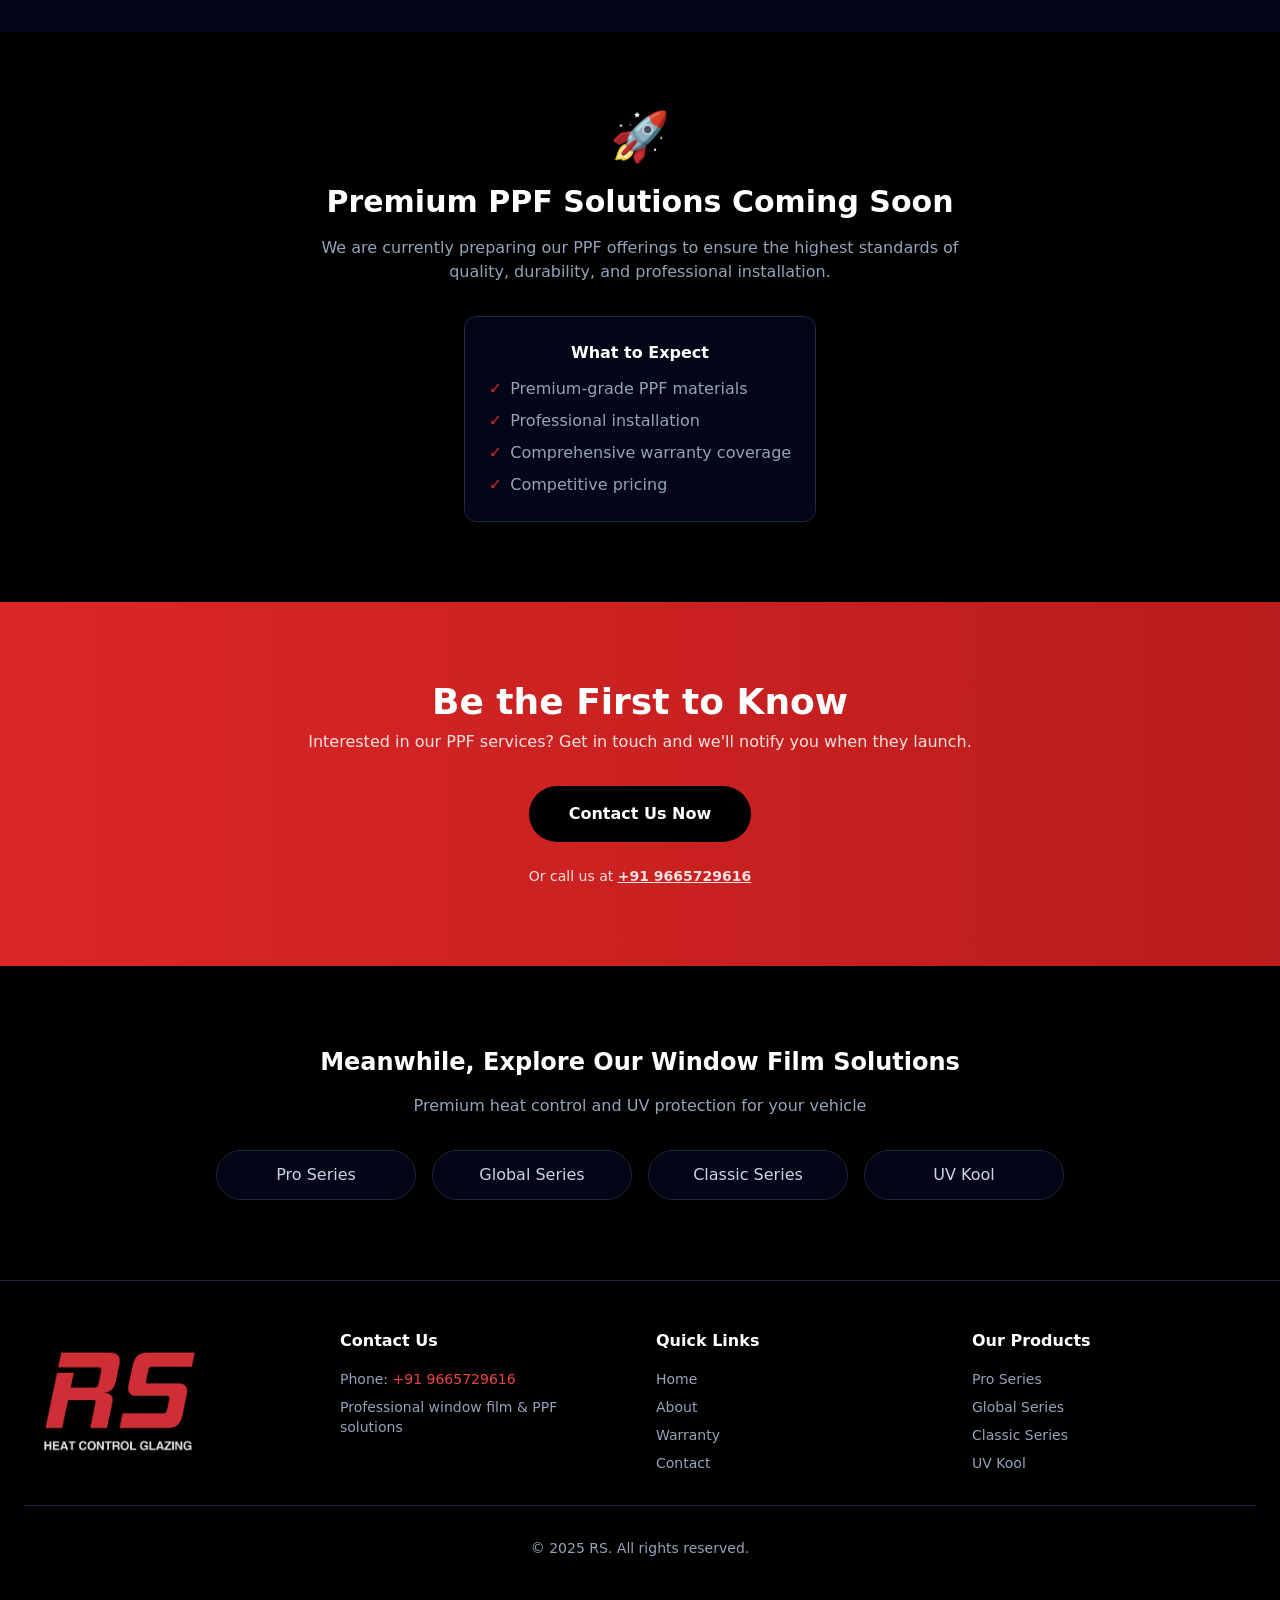
<file: ppf.html>
<!DOCTYPE html>
<html lang="en">
<head>
  <meta charset="UTF-8">
  <meta name="viewport" content="width=device-width, initial-scale=1.0">
  <title>Paint Protection Film (PPF) | Coming Soon</title>
  <meta name="description" content="Premium paint protection film (PPF) solutions are coming soon. Stay tuned for advanced protection and professional installation.">
  <link rel="canonical" href="https://www.rswindowfilm.com/ppf.html">
  <meta name="robots" content="index, follow">
  <link rel="stylesheet" href="css/style.css">
</head>
<body class="bg-black text-white">

  <!-- Navigation Bar -->
  <header id="navbar" class="bg-black/70 backdrop-blur-md border-b border-white/10 fixed w-full z-50 transition-all duration-300">
    <nav class="max-w-7xl mx-auto px-6">
      <div class="flex items-center justify-between h-16">

        <!-- Logo -->
        <a href="index.html" class="flex items-center h-full py-2">
          <img src="assets/images/RS Film Logo.png" alt="RS" class="max-h-full w-auto object-contain" style="max-height: 40px;">
        </a>

        <!-- Desktop Menu -->
        <ul class="hidden md:flex items-center space-x-8 text-sm font-medium">
          <li><a href="index.html" class="hover:text-red-500 transition-colors">Home</a></li>

          <!-- Products Dropdown -->
          <li class="relative" id="productsDropdown">
            <button id="productsBtn" class="flex items-center gap-1 hover:text-red-500 transition-colors">
              Products
              <svg class="w-4 h-4" fill="none" stroke="currentColor" viewBox="0 0 24 24">
                <path stroke-linecap="round" stroke-linejoin="round" stroke-width="2" d="M19 9l-7 7-7-7" />
              </svg>
            </button>

            <!-- Dropdown -->
            <div id="productsMenu" class="absolute left-0 top-8 hidden bg-black/95 backdrop-blur-sm border border-slate-700 rounded-lg shadow-2xl w-56 py-2 opacity-0 scale-95 translate-y-2 transition-all duration-200 ease-out">

              <!-- Window Film -->
              <div class="relative" id="windowFilmItem">
                <div class="flex justify-between items-center px-4 py-3 hover:bg-slate-800 cursor-pointer transition-colors">
                  <span>Window Film</span>
                  <span>›</span>
                </div>

                <!-- Sub Dropdown -->
                <div id="windowFilmMenu" class="absolute left-full top-0 hidden bg-black/95 backdrop-blur-sm border border-slate-700 rounded-lg w-56 py-2 opacity-0 scale-95 translate-x-2 transition-all duration-200 ease-out">
                  <a href="products-pro-series.html" class="block px-4 py-3 hover:bg-slate-800 transition-colors">Pro Series</a>

                  <!-- Static Series -->
                  <div class="relative" id="staticSeriesItem">
                    <div class="flex justify-between items-center px-4 py-3 hover:bg-slate-800 cursor-pointer transition-colors">
                      <span>Static Series</span>
                      <span>›</span>
                    </div>

                    <div id="staticSeriesMenu" class="absolute left-full top-0 hidden bg-black/95 backdrop-blur-sm border border-slate-700 rounded-lg w-56 py-2 opacity-0 scale-95 translate-x-2 transition-all duration-200 ease-out">
                      <a href="products-global-series.html" class="block px-4 py-3 hover:bg-slate-800 transition-colors">Global Series</a>
                      <a href="products-classic-series.html" class="block px-4 py-3 hover:bg-slate-800 transition-colors">Classic Series</a>
                      <a href="products-uv-kool.html" class="block px-4 py-3 hover:bg-slate-800 transition-colors">UV Kool</a>
                    </div>
                  </div>
                </div>
              </div>

              <!-- PPF -->
              <a href="ppf.html" class="block px-4 py-3 hover:bg-slate-800 transition-colors">PPF</a>
            </div>
          </li>

          <li><a href="about.html" class="hover:text-red-500 transition-colors">About</a></li>
          <li><a href="warranty.html" class="hover:text-red-500 transition-colors">Warranty</a></li>
          <li><a href="contact.html" class="hover:text-red-500 transition-colors">Contact</a></li>
        </ul>

        <!-- CTA Button -->
        <a href="index.html#quote" class="hidden md:inline-block bg-red-600 px-5 py-2 rounded-full text-sm font-semibold hover:bg-red-700 transition-colors">
          Get Quote
        </a>

        <!-- Mobile Menu Button -->
        <button id="menuBtn" class="md:hidden text-2xl">
          ☰
        </button>

      </div>
    </nav>
  </header>

  <!-- Mobile Menu -->
  <div id="mobileMenu" class="hidden md:hidden bg-black border-t border-slate-800 fixed w-full z-40 mt-16">
    <a href="index.html" class="block px-6 py-4 border-b border-slate-800 hover:bg-slate-800 transition-colors">Home</a>
    
    <!-- Mobile Products Accordion -->
    <div>
      <button id="mobileProductsBtn" class="w-full text-left px-6 py-4 border-b border-slate-800 hover:bg-slate-800 transition-colors flex justify-between items-center">
        <span>Products</span>
        <span id="productsArrow">▾</span>
      </button>
      <div id="mobileProductsMenu" class="hidden bg-slate-900">
        <a href="products-pro-series.html" class="block px-8 py-3 border-b border-slate-800 hover:bg-slate-800 transition-colors">Window Film - Pro Series</a>
        <a href="products-global-series.html" class="block px-8 py-3 border-b border-slate-800 hover:bg-slate-800 transition-colors">Static - Global Series</a>
        <a href="products-classic-series.html" class="block px-8 py-3 border-b border-slate-800 hover:bg-slate-800 transition-colors">Static - Classic Series</a>
        <a href="products-uv-kool.html" class="block px-8 py-3 border-b border-slate-800 hover:bg-slate-800 transition-colors">Static - UV Kool</a>
        <a href="ppf.html" class="block px-8 py-3 border-b border-slate-800 hover:bg-slate-800 transition-colors">PPF</a>
      </div>
    </div>
    
    <a href="about.html" class="block px-6 py-4 border-b border-slate-800 hover:bg-slate-800 transition-colors">About</a>
    <a href="warranty.html" class="block px-6 py-4 border-b border-slate-800 hover:bg-slate-800 transition-colors">Warranty</a>
    <a href="contact.html" class="block px-6 py-4 border-b border-slate-800 hover:bg-slate-800 transition-colors">Contact</a>
    <a href="index.html#quote" class="block px-6 py-4 bg-red-600 hover:bg-red-700 transition-colors font-semibold">Get Quote</a>
  </div>

  <!-- Main Content -->
  <main class="pt-16">

    <!-- Hero Section - Coming Soon -->
    <section class="relative min-h-[80vh] flex items-center justify-center bg-gradient-to-br from-black via-slate-900 to-black text-center">
      <div class="max-w-3xl px-6 reveal">
        <span class="inline-block mb-4 px-4 py-1 text-sm rounded-full bg-red-600/10 text-red-500 border border-red-600/30 animate-pulse">
          Coming Soon
        </span>

        <h1 class="text-4xl md:text-6xl font-bold text-white">
          Paint Protection Film
        </h1>

        <p class="mt-4 text-slate-400 text-lg max-w-2xl mx-auto">
          Advanced protection for your vehicle's paint.
          Our premium PPF solutions are launching soon.
        </p>

        <div class="mt-8 flex flex-wrap justify-center gap-4">
          <a href="#notify"
             class="bg-red-600 hover:bg-red-700 text-white px-8 py-3 rounded-full font-semibold transition hover:scale-105">
            Notify Me
          </a>

          <a href="contact.html"
             class="border border-slate-600 px-8 py-3 rounded-full hover:bg-slate-800 transition">
            Contact Us
          </a>
        </div>
      </div>
    </section>

    <!-- What is PPF -->
    <section class="py-20 bg-black">
      <div class="max-w-6xl mx-auto px-6 text-center reveal">
        <h2 class="text-3xl font-bold text-white">What is Paint Protection Film?</h2>

        <p class="mt-4 text-slate-400 max-w-3xl mx-auto">
          Paint Protection Film (PPF) is a transparent, high-strength film
          applied to vehicle surfaces to protect against scratches, stone chips,
          swirl marks, and environmental damage—while preserving the original paint finish.
        </p>
      </div>
    </section>

    <!-- Why PPF Matters -->
    <section class="py-16 bg-slate-950">
      <div class="max-w-6xl mx-auto px-6">
        <h2 class="text-3xl font-bold text-white text-center mb-12 reveal">Why PPF Matters</h2>
        
        <div class="grid grid-cols-1 sm:grid-cols-2 md:grid-cols-3 gap-8">

          <div class="reveal bg-black border border-slate-800 rounded-xl p-6 text-center text-slate-300 hover:border-red-600 hover:-translate-y-1 transition-all duration-300">
            <div class="text-3xl mb-3">🛡️</div>
            <h3 class="text-white font-semibold mb-2">Scratch & Stone Chip Protection</h3>
            <p class="text-sm text-slate-400">Guards against road debris and minor impacts</p>
          </div>

          <div class="reveal bg-black border border-slate-800 rounded-xl p-6 text-center text-slate-300 hover:border-red-600 hover:-translate-y-1 transition-all duration-300">
            <div class="text-3xl mb-3">✨</div>
            <h3 class="text-white font-semibold mb-2">Self-Healing Technology</h3>
            <p class="text-sm text-slate-400">Minor scratches disappear with heat</p>
          </div>

          <div class="reveal bg-black border border-slate-800 rounded-xl p-6 text-center text-slate-300 hover:border-red-600 hover:-translate-y-1 transition-all duration-300">
            <div class="text-3xl mb-3">☀️</div>
            <h3 class="text-white font-semibold mb-2">UV & Chemical Resistance</h3>
            <p class="text-sm text-slate-400">Protects against sun damage and stains</p>
          </div>

          <div class="reveal bg-black border border-slate-800 rounded-xl p-6 text-center text-slate-300 hover:border-red-600 hover:-translate-y-1 transition-all duration-300">
            <div class="text-3xl mb-3">🎨</div>
            <h3 class="text-white font-semibold mb-2">Preserves Original Paint</h3>
            <p class="text-sm text-slate-400">Maintains factory finish and value</p>
          </div>

          <div class="reveal bg-black border border-slate-800 rounded-xl p-6 text-center text-slate-300 hover:border-red-600 hover:-translate-y-1 transition-all duration-300">
            <div class="text-3xl mb-3">💎</div>
            <h3 class="text-white font-semibold mb-2">Glossy, Invisible Finish</h3>
            <p class="text-sm text-slate-400">Seamless protection you can't see</p>
          </div>

          <div class="reveal bg-black border border-slate-800 rounded-xl p-6 text-center text-slate-300 hover:border-red-600 hover:-translate-y-1 transition-all duration-300">
            <div class="text-3xl mb-3">📈</div>
            <h3 class="text-white font-semibold mb-2">Increases Resale Value</h3>
            <p class="text-sm text-slate-400">Protected paint means higher returns</p>
          </div>

        </div>
      </div>
    </section>

    <!-- Coming Soon Notice -->
    <section class="py-20 bg-black text-center">
      <div class="max-w-4xl mx-auto px-6 reveal">
        <div class="text-5xl mb-6">🚀</div>
        <h2 class="text-3xl font-bold text-white">
          Premium PPF Solutions Coming Soon
        </h2>

        <p class="mt-4 text-slate-400 max-w-2xl mx-auto">
          We are currently preparing our PPF offerings to ensure the highest
          standards of quality, durability, and professional installation.
        </p>

        <div class="mt-8 inline-block bg-slate-950 border border-slate-800 rounded-xl p-6">
          <h3 class="text-white font-semibold mb-3">What to Expect</h3>
          <ul class="text-left space-y-2 text-slate-400">
            <li class="flex items-center gap-2">
              <span class="text-red-600">✓</span>
              Premium-grade PPF materials
            </li>
            <li class="flex items-center gap-2">
              <span class="text-red-600">✓</span>
              Professional installation
            </li>
            <li class="flex items-center gap-2">
              <span class="text-red-600">✓</span>
              Comprehensive warranty coverage
            </li>
            <li class="flex items-center gap-2">
              <span class="text-red-600">✓</span>
              Competitive pricing
            </li>
          </ul>
        </div>
      </div>
    </section>

    <!-- Notify Me Section -->
    <section id="notify" class="py-20 bg-gradient-to-r from-red-600 to-red-700 text-center">
      <div class="max-w-4xl mx-auto px-6 reveal">
        <h2 class="text-3xl md:text-4xl font-bold text-white">
          Be the First to Know
        </h2>

        <p class="mt-2 text-red-100">
          Interested in our PPF services? Get in touch and we'll notify you when they launch.
        </p>

        <div class="mt-8 flex flex-col sm:flex-row gap-4 justify-center">
          <a href="contact.html" 
             class="inline-block bg-black text-white px-10 py-4 rounded-full font-semibold hover:bg-slate-900 hover:scale-105 transition-all duration-200">
            Contact Us Now
          </a>
        </div>

        <p class="mt-6 text-sm text-red-100">
          Or call us at <a href="tel:+919665729616" class="underline font-semibold">+91 9665729616</a>
        </p>
      </div>
    </section>

    <!-- CTA to Other Products -->
    <section class="py-20 bg-black text-center">
      <div class="max-w-4xl mx-auto px-6 reveal">
        <h2 class="text-2xl font-bold text-white mb-4">
          Meanwhile, Explore Our Window Film Solutions
        </h2>
        <p class="text-slate-400 mb-8">
          Premium heat control and UV protection for your vehicle
        </p>
        
        <div class="grid grid-cols-1 sm:grid-cols-2 md:grid-cols-4 gap-4">
          <a href="products-pro-series.html" class="bg-slate-950 border border-slate-800 rounded-full py-3 text-slate-300 hover:border-red-600 hover:text-red-500 transition">
            Pro Series
          </a>
          <a href="products-global-series.html" class="bg-slate-950 border border-slate-800 rounded-full py-3 text-slate-300 hover:border-red-600 hover:text-red-500 transition">
            Global Series
          </a>
          <a href="products-classic-series.html" class="bg-slate-950 border border-slate-800 rounded-full py-3 text-slate-300 hover:border-red-600 hover:text-red-500 transition">
            Classic Series
          </a>
          <a href="products-uv-kool.html" class="bg-slate-950 border border-slate-800 rounded-full py-3 text-slate-300 hover:border-red-600 hover:text-red-500 transition">
            UV Kool
          </a>
        </div>
      </div>
    </section>

    <!-- Footer -->
    <footer class="bg-black border-t border-slate-800 py-12">
      <div class="max-w-7xl mx-auto px-6">
        <div class="grid grid-cols-1 md:grid-cols-4 gap-8 mb-8">
          
          <!-- Logo -->
          <div class="flex items-center justify-center md:justify-start">
            <img src="assets/images/RS Film Logo 2.png" alt="RS" class="w-32 md:w-40 lg:w-48 h-auto object-contain opacity-90 hover:opacity-100 transition-opacity duration-300">
          </div>

          <!-- Contact Info -->
          <div>
            <h3 class="text-white font-semibold mb-4">Contact Us</h3>
            <p class="text-slate-400 text-sm mb-2">
              Phone: <a href="tel:+919665729616" class="text-red-500 hover:underline">+91 9665729616</a>
            </p>
            <p class="text-slate-400 text-sm">
              Professional window film & PPF solutions
            </p>
          </div>

          <!-- Quick Links -->
          <div>
            <h3 class="text-white font-semibold mb-4">Quick Links</h3>
            <ul class="space-y-2 text-sm">
              <li><a href="index.html" class="text-slate-400 hover:text-red-500 transition-colors">Home</a></li>
              <li><a href="about.html" class="text-slate-400 hover:text-red-500 transition-colors">About</a></li>            <li><a href="warranty.html" class="text-slate-400 hover:text-red-500 transition-colors">Warranty</a></li>              <li><a href="contact.html" class="text-slate-400 hover:text-red-500 transition-colors">Contact</a></li>
            </ul>
          </div>

          <!-- Products -->
          <div>
            <h3 class="text-white font-semibold mb-4">Our Products</h3>
            <ul class="space-y-2 text-sm">
              <li><a href="products-pro-series.html" class="text-slate-400 hover:text-red-500 transition-colors">Pro Series</a></li>
              <li><a href="products-global-series.html" class="text-slate-400 hover:text-red-500 transition-colors">Global Series</a></li>
              <li><a href="products-classic-series.html" class="text-slate-400 hover:text-red-500 transition-colors">Classic Series</a></li>
              <li><a href="products-uv-kool.html" class="text-slate-400 hover:text-red-500 transition-colors">UV Kool</a></li>
            </ul>
          </div>

        </div>

        <div class="border-t border-slate-800 pt-8 text-center text-slate-400 text-sm">
          <p>&copy; 2025 RS. All rights reserved.</p>
        </div>
      </div>
    </footer>

  </main>

  <!-- JavaScript -->
  <script src="js/main.js"></script>
</body>
</html>
</file>
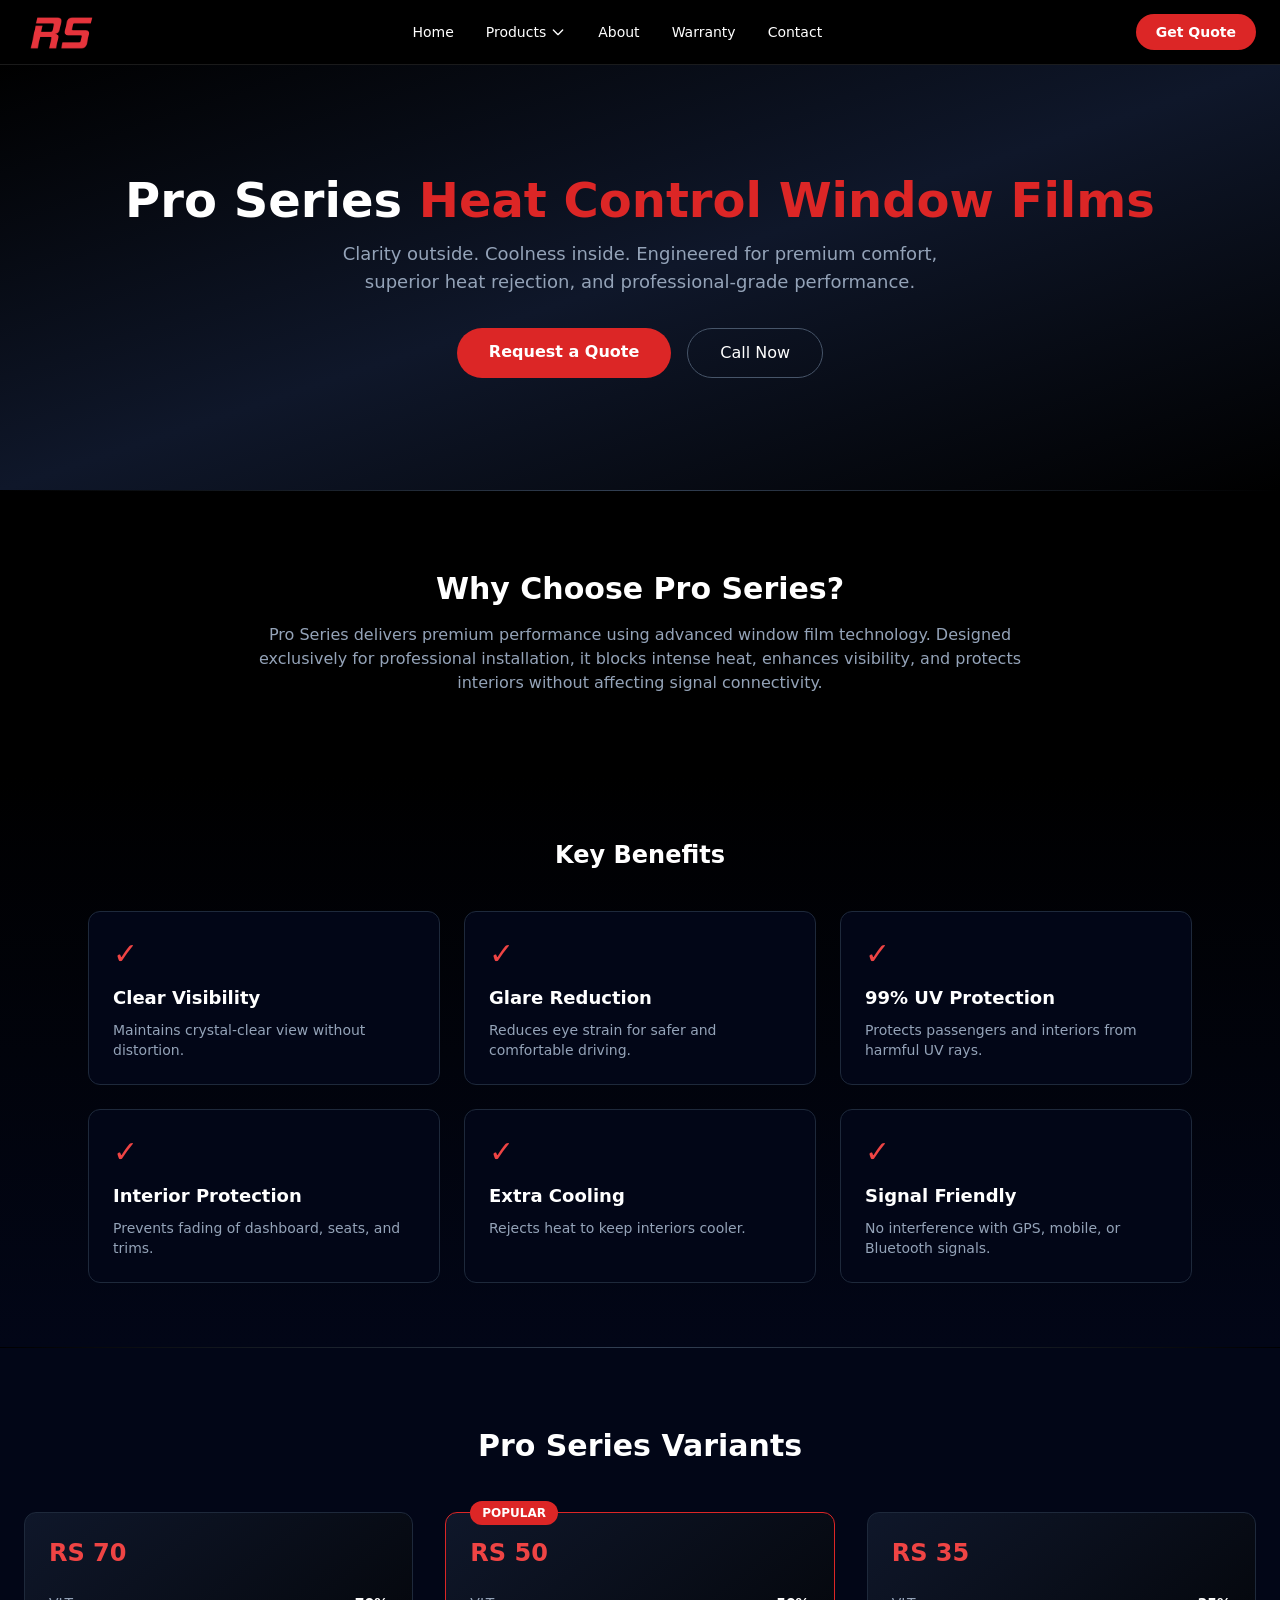
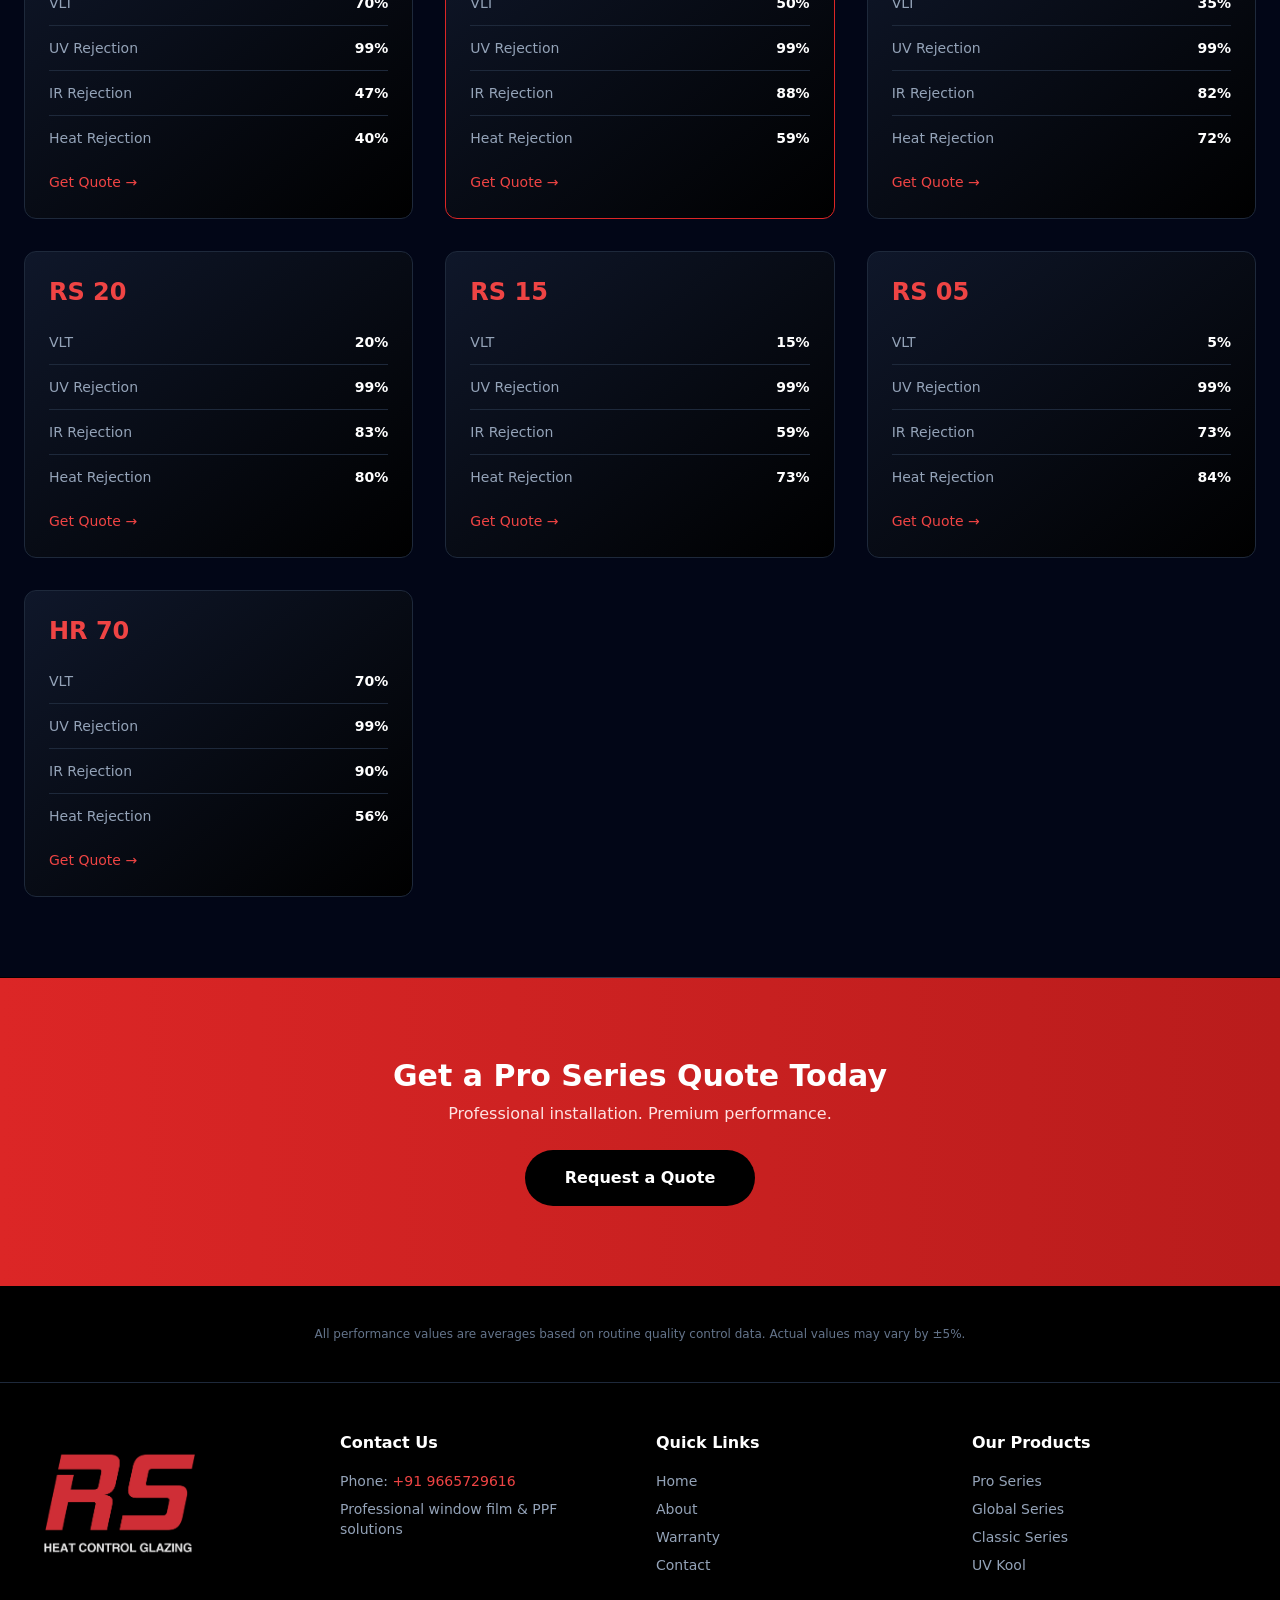
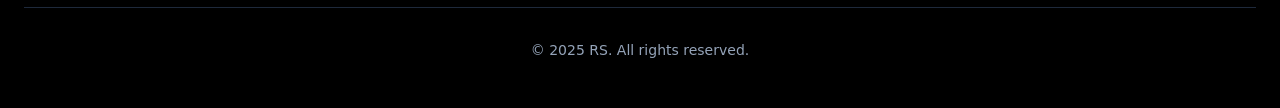
<file: products-pro-series.html>
<!DOCTYPE html>
<html lang="en">
<head>
  <meta charset="UTF-8">
  <meta name="viewport" content="width=device-width, initial-scale=1.0">
  <title>Pro Series Window Film | Heat Control & UV Protection</title>
  <meta name="description" content="Explore Pro Series window films by RS Window Films. Advanced heat rejection, UV protection and premium performance with professional installation.">
  <link rel="canonical" href="https://www.rswindowfilm.com/products-pro-series.html">
  <meta name="robots" content="index, follow">
  <link rel="stylesheet" href="css/style.css">
</head>
<body class="text-white bg-black">

  <!-- Navigation Bar -->
  <header id="navbar" class="bg-black/70 backdrop-blur-md border-b border-white/10 fixed w-full z-50 transition-all duration-300">
    <nav class="max-w-7xl mx-auto px-6">
      <div class="flex items-center justify-between h-16">

        <!-- Logo -->
        <a href="index.html" class="flex items-center h-full py-2">
          <img src="assets/images/RS Film Logo.png" alt="RS" class="max-h-full w-auto object-contain" style="max-height: 40px;">
        </a>

        <!-- Desktop Menu -->
        <ul class="hidden md:flex items-center space-x-8 text-sm font-medium">
          <li><a href="index.html" class="hover:text-red-500 transition-colors">Home</a></li>

          <!-- Products Dropdown -->
          <li class="relative" id="productsDropdown">
            <button id="productsBtn" class="flex items-center gap-1 hover:text-red-500 transition-colors">
              Products
              <svg class="w-4 h-4" fill="none" stroke="currentColor" viewBox="0 0 24 24">
                <path stroke-linecap="round" stroke-linejoin="round" stroke-width="2" d="M19 9l-7 7-7-7" />
              </svg>
            </button>

            <!-- Dropdown -->
            <div id="productsMenu" class="absolute left-0 top-8 hidden bg-black/95 backdrop-blur-sm border border-slate-700 rounded-lg shadow-2xl w-56 py-2 opacity-0 scale-95 translate-y-2 transition-all duration-200 ease-out">

              <!-- Window Film -->
              <div class="relative" id="windowFilmItem">
                <div class="flex justify-between items-center px-4 py-3 hover:bg-slate-800 cursor-pointer transition-colors">
                  <span>Window Film</span>
                  <span>›</span>
                </div>

                <!-- Sub Dropdown -->
                <div id="windowFilmMenu" class="absolute left-full top-0 hidden bg-black/95 backdrop-blur-sm border border-slate-700 rounded-lg w-56 py-2 opacity-0 scale-95 translate-x-2 transition-all duration-200 ease-out">
                  <a href="products-pro-series.html" class="block px-4 py-3 hover:bg-slate-800 transition-colors">Pro Series</a>

                  <!-- Static Series -->
                  <div class="relative" id="staticSeriesItem">
                    <div class="flex justify-between items-center px-4 py-3 hover:bg-slate-800 cursor-pointer transition-colors">
                      <span>Static Series</span>
                      <span>›</span>
                    </div>

                    <div id="staticSeriesMenu" class="absolute left-full top-0 hidden bg-black/95 backdrop-blur-sm border border-slate-700 rounded-lg w-56 py-2 opacity-0 scale-95 translate-x-2 transition-all duration-200 ease-out">
                      <a href="products-global-series.html" class="block px-4 py-3 hover:bg-slate-800 transition-colors">Global Series</a>
                      <a href="products-classic-series.html" class="block px-4 py-3 hover:bg-slate-800 transition-colors">Classic Series</a>
                      <a href="products-uv-kool.html" class="block px-4 py-3 hover:bg-slate-800 transition-colors">UV Kool</a>
                    </div>
                  </div>
                </div>
              </div>

              <!-- PPF -->
              <a href="ppf.html" class="block px-4 py-3 hover:bg-slate-800 transition-colors">PPF</a>
            </div>
          </li>

          <li><a href="about.html" class="hover:text-red-500 transition-colors">About</a></li>
          <li><a href="warranty.html" class="hover:text-red-500 transition-colors">Warranty</a></li>
          <li><a href="contact.html" class="hover:text-red-500 transition-colors">Contact</a></li>
        </ul>

        <!-- CTA Button -->
        <a href="#quote" class="hidden md:inline-block bg-red-600 px-5 py-2 rounded-full text-sm font-semibold hover:bg-red-700 transition-colors">
          Get Quote
        </a>

        <!-- Mobile Menu Button -->
        <button id="menuBtn" class="md:hidden text-2xl">
          ☰
        </button>

      </div>
    </nav>
  </header>

  <!-- Mobile Menu -->
  <div id="mobileMenu" class="hidden md:hidden bg-black border-t border-slate-800 fixed w-full z-40 mt-16">
    <a href="index.html" class="block px-6 py-4 border-b border-slate-800 hover:bg-slate-800 transition-colors">Home</a>
    
    <!-- Mobile Products Accordion -->
    <div>
      <button id="mobileProductsBtn" class="w-full text-left px-6 py-4 border-b border-slate-800 hover:bg-slate-800 transition-colors flex justify-between items-center">
        <span>Products</span>
        <span id="productsArrow">▾</span>
      </button>
      <div id="mobileProductsMenu" class="hidden bg-slate-900">
        <a href="products-pro-series.html" class="block px-8 py-3 border-b border-slate-800 hover:bg-slate-800 transition-colors">Window Film - Pro Series</a>
        <a href="products-global-series.html" class="block px-8 py-3 border-b border-slate-800 hover:bg-slate-800 transition-colors">Static - Global Series</a>
        <a href="products-classic-series.html" class="block px-8 py-3 border-b border-slate-800 hover:bg-slate-800 transition-colors">Static - Classic Series</a>
        <a href="products-uv-kool.html" class="block px-8 py-3 border-b border-slate-800 hover:bg-slate-800 transition-colors">Static - UV Kool</a>
        <a href="ppf.html" class="block px-8 py-3 border-b border-slate-800 hover:bg-slate-800 transition-colors">PPF</a>
      </div>
    </div>
    
    <a href="about.html" class="block px-6 py-4 border-b border-slate-800 hover:bg-slate-800 transition-colors">About</a>
    <a href="warranty.html" class="block px-6 py-4 border-b border-slate-800 hover:bg-slate-800 transition-colors">Warranty</a>
    <a href="contact.html" class="block px-6 py-4 border-b border-slate-800 hover:bg-slate-800 transition-colors">Contact</a>
    <a href="#quote" class="block px-6 py-4 bg-red-600 hover:bg-red-700 transition-colors font-semibold">Get Quote</a>
  </div>

  <!-- Main Content -->
  <main class="pt-16">

    <!-- Hero Section -->
    <section class="relative bg-gradient-to-br from-black via-slate-900 to-black py-28">
      <div class="max-w-7xl mx-auto px-6 text-center">
        <h1 class="text-4xl md:text-5xl font-bold text-white animate-fadeInUp">
          Pro Series <span class="text-red-600">Heat Control Window Films</span>
        </h1>

        <p class="mt-4 text-slate-400 max-w-2xl mx-auto text-lg animate-fadeInUp-delay-1">
          Clarity outside. Coolness inside. Engineered for premium comfort,
          superior heat rejection, and professional-grade performance.
        </p>

        <div class="mt-8 flex flex-col sm:flex-row justify-center gap-4 animate-fadeInUp-delay-2">
          <a href="#quote" class="bg-red-600 px-8 py-3 rounded-full font-semibold hover:bg-red-700 hover:scale-105 active:scale-95 hover:shadow-[0_0_20px_rgba(239,68,68,0.5)] transition-all duration-200">
            Request a Quote
          </a>
          <a href="tel:+919665729616" class="border border-slate-600 px-8 py-3 rounded-full hover:bg-slate-800 hover:scale-105 active:scale-95 transition-all duration-200">
            Call Now
          </a>
        </div>
      </div>
    </section>

    <!-- Gradient Divider -->
    <div class="h-px bg-gradient-to-r from-transparent via-slate-700 to-transparent"></div>

    <!-- Why Pro Series -->
    <section class="py-20 bg-black">
      <div class="max-w-6xl mx-auto px-6 text-center">
        <h2 class="text-3xl font-bold text-white">Why Choose Pro Series?</h2>

        <p class="mt-4 text-slate-400 max-w-3xl mx-auto">
          Pro Series delivers premium performance using advanced window film
          technology. Designed exclusively for professional installation, it
          blocks intense heat, enhances visibility, and protects interiors
          without affecting signal connectivity.
        </p>
      </div>
    </section>

    <!-- Key Benefits -->
    <section class="py-16 bg-gradient-to-b from-black to-slate-950">
      <div class="max-w-6xl mx-auto px-6">
        <h2 class="text-2xl font-bold text-white text-center mb-10">Key Benefits</h2>
        <div class="grid grid-cols-1 sm:grid-cols-2 md:grid-cols-3 gap-6">

          <div class="reveal group p-6 bg-slate-950 rounded-xl border border-slate-800 hover:border-red-600 hover:-translate-y-1 hover:shadow-lg transition-all duration-300">
            <div class="text-red-500 text-3xl mb-3">✓</div>
            <h3 class="font-semibold text-white text-lg">Clear Visibility</h3>
            <p class="text-slate-400 text-sm mt-2">
              Maintains crystal-clear view without distortion.
            </p>
          </div>

          <div class="reveal group p-6 bg-slate-950 rounded-xl border border-slate-800 hover:border-red-600 hover:-translate-y-1 hover:shadow-lg transition-all duration-300">
            <div class="text-red-500 text-3xl mb-3">✓</div>
            <h3 class="font-semibold text-white text-lg">Glare Reduction</h3>
            <p class="text-slate-400 text-sm mt-2">
              Reduces eye strain for safer and comfortable driving.
            </p>
          </div>

          <div class="reveal group p-6 bg-slate-950 rounded-xl border border-slate-800 hover:border-red-600 hover:-translate-y-1 hover:shadow-lg transition-all duration-300">
            <div class="text-red-500 text-3xl mb-3">✓</div>
            <h3 class="font-semibold text-white text-lg">99% UV Protection</h3>
            <p class="text-slate-400 text-sm mt-2">
              Protects passengers and interiors from harmful UV rays.
            </p>
          </div>

          <div class="reveal group p-6 bg-slate-950 rounded-xl border border-slate-800 hover:border-red-600 hover:-translate-y-1 hover:shadow-lg transition-all duration-300">
            <div class="text-red-500 text-3xl mb-3">✓</div>
            <h3 class="font-semibold text-white text-lg">Interior Protection</h3>
            <p class="text-slate-400 text-sm mt-2">
              Prevents fading of dashboard, seats, and trims.
            </p>
          </div>

          <div class="reveal group p-6 bg-slate-950 rounded-xl border border-slate-800 hover:border-red-600 hover:-translate-y-1 hover:shadow-lg transition-all duration-300">
            <div class="text-red-500 text-3xl mb-3">✓</div>
            <h3 class="font-semibold text-white text-lg">Extra Cooling</h3>
            <p class="text-slate-400 text-sm mt-2">
              Rejects heat to keep interiors cooler.
            </p>
          </div>

          <div class="reveal group p-6 bg-slate-950 rounded-xl border border-slate-800 hover:border-red-600 hover:-translate-y-1 hover:shadow-lg transition-all duration-300">
            <div class="text-red-500 text-3xl mb-3">✓</div>
            <h3 class="font-semibold text-white text-lg">Signal Friendly</h3>
            <p class="text-slate-400 text-sm mt-2">
              No interference with GPS, mobile, or Bluetooth signals.
            </p>
          </div>

        </div>
      </div>
    </section>

    <!-- Gradient Divider -->
    <div class="h-px bg-gradient-to-r from-transparent via-slate-700 to-transparent"></div>

    <!-- Pro Series Variants -->
    <section class="py-20 bg-slate-950">
      <div class="max-w-7xl mx-auto px-6">
        <h2 class="text-3xl font-bold text-white text-center mb-12">
          Pro Series Variants
        </h2>

        <div class="grid grid-cols-1 md:grid-cols-2 lg:grid-cols-3 gap-8">

          <!-- RS 70 -->
          <div class="reveal group bg-gradient-to-br from-slate-900 to-black border border-slate-800 rounded-xl p-6 hover:border-red-600 hover:-translate-y-2 hover:shadow-xl transition-all duration-300">
            <h3 class="text-2xl font-bold text-red-500 mb-6">RS 70</h3>
            
            <div class="space-y-3 text-sm">
              <div class="flex justify-between items-center">
                <span class="text-slate-400">VLT</span>
                <span class="text-white font-semibold">70%</span>
              </div>
              <div class="h-px bg-slate-800"></div>
              
              <div class="flex justify-between items-center">
                <span class="text-slate-400">UV Rejection</span>
                <span class="text-white font-semibold">99%</span>
              </div>
              <div class="h-px bg-slate-800"></div>
              
              <div class="flex justify-between items-center">
                <span class="text-slate-400">IR Rejection</span>
                <span class="text-white font-semibold">47%</span>
              </div>
              <div class="h-px bg-slate-800"></div>
              
              <div class="flex justify-between items-center">
                <span class="text-slate-400">Heat Rejection</span>
                <span class="text-white font-semibold">40%</span>
              </div>
            </div>

            <a href="#quote" class="inline-block mt-6 text-sm text-red-500 hover:text-red-400 transition-colors">
              Get Quote →
            </a>
          </div>

          <!-- RS 50 (Popular) -->
          <div class="reveal group bg-gradient-to-br from-slate-900 to-black border border-red-600 rounded-xl p-6 hover:-translate-y-2 hover:shadow-xl hover:shadow-red-600/20 transition-all duration-300 relative">
            <div class="absolute -top-3 left-6 bg-red-600 text-white text-xs font-bold px-3 py-1 rounded-full">POPULAR</div>
            <h3 class="text-2xl font-bold text-red-500 mb-6">RS 50</h3>
            
            <div class="space-y-3 text-sm">
              <div class="flex justify-between items-center">
                <span class="text-slate-400">VLT</span>
                <span class="text-white font-semibold">50%</span>
              </div>
              <div class="h-px bg-slate-800"></div>
              
              <div class="flex justify-between items-center">
                <span class="text-slate-400">UV Rejection</span>
                <span class="text-white font-semibold">99%</span>
              </div>
              <div class="h-px bg-slate-800"></div>
              
              <div class="flex justify-between items-center">
                <span class="text-slate-400">IR Rejection</span>
                <span class="text-white font-semibold">88%</span>
              </div>
              <div class="h-px bg-slate-800"></div>
              
              <div class="flex justify-between items-center">
                <span class="text-slate-400">Heat Rejection</span>
                <span class="text-white font-semibold">59%</span>
              </div>
            </div>

            <a href="#quote" class="inline-block mt-6 text-sm text-red-500 hover:text-red-400 transition-colors">
              Get Quote →
            </a>
          </div>

          <!-- RS 35 -->
          <div class="reveal group bg-gradient-to-br from-slate-900 to-black border border-slate-800 rounded-xl p-6 hover:border-red-600 hover:-translate-y-2 hover:shadow-xl transition-all duration-300">
            <h3 class="text-2xl font-bold text-red-500 mb-6">RS 35</h3>
            
            <div class="space-y-3 text-sm">
              <div class="flex justify-between items-center">
                <span class="text-slate-400">VLT</span>
                <span class="text-white font-semibold">35%</span>
              </div>
              <div class="h-px bg-slate-800"></div>
              
              <div class="flex justify-between items-center">
                <span class="text-slate-400">UV Rejection</span>
                <span class="text-white font-semibold">99%</span>
              </div>
              <div class="h-px bg-slate-800"></div>
              
              <div class="flex justify-between items-center">
                <span class="text-slate-400">IR Rejection</span>
                <span class="text-white font-semibold">82%</span>
              </div>
              <div class="h-px bg-slate-800"></div>
              
              <div class="flex justify-between items-center">
                <span class="text-slate-400">Heat Rejection</span>
                <span class="text-white font-semibold">72%</span>
              </div>
            </div>

            <a href="#quote" class="inline-block mt-6 text-sm text-red-500 hover:text-red-400 transition-colors">
              Get Quote →
            </a>
          </div>

          <!-- RS 20 -->
          <div class="reveal group bg-gradient-to-br from-slate-900 to-black border border-slate-800 rounded-xl p-6 hover:border-red-600 hover:-translate-y-2 hover:shadow-xl transition-all duration-300">
            <h3 class="text-2xl font-bold text-red-500 mb-6">RS 20</h3>
            
            <div class="space-y-3 text-sm">
              <div class="flex justify-between items-center">
                <span class="text-slate-400">VLT</span>
                <span class="text-white font-semibold">20%</span>
              </div>
              <div class="h-px bg-slate-800"></div>
              
              <div class="flex justify-between items-center">
                <span class="text-slate-400">UV Rejection</span>
                <span class="text-white font-semibold">99%</span>
              </div>
              <div class="h-px bg-slate-800"></div>
              
              <div class="flex justify-between items-center">
                <span class="text-slate-400">IR Rejection</span>
                <span class="text-white font-semibold">83%</span>
              </div>
              <div class="h-px bg-slate-800"></div>
              
              <div class="flex justify-between items-center">
                <span class="text-slate-400">Heat Rejection</span>
                <span class="text-white font-semibold">80%</span>
              </div>
            </div>

            <a href="#quote" class="inline-block mt-6 text-sm text-red-500 hover:text-red-400 transition-colors">
              Get Quote →
            </a>
          </div>

          <!-- RS 15 -->
          <div class="reveal group bg-gradient-to-br from-slate-900 to-black border border-slate-800 rounded-xl p-6 hover:border-red-600 hover:-translate-y-2 hover:shadow-xl transition-all duration-300">
            <h3 class="text-2xl font-bold text-red-500 mb-6">RS 15</h3>
            
            <div class="space-y-3 text-sm">
              <div class="flex justify-between items-center">
                <span class="text-slate-400">VLT</span>
                <span class="text-white font-semibold">15%</span>
              </div>
              <div class="h-px bg-slate-800"></div>
              
              <div class="flex justify-between items-center">
                <span class="text-slate-400">UV Rejection</span>
                <span class="text-white font-semibold">99%</span>
              </div>
              <div class="h-px bg-slate-800"></div>
              
              <div class="flex justify-between items-center">
                <span class="text-slate-400">IR Rejection</span>
                <span class="text-white font-semibold">59%</span>
              </div>
              <div class="h-px bg-slate-800"></div>
              
              <div class="flex justify-between items-center">
                <span class="text-slate-400">Heat Rejection</span>
                <span class="text-white font-semibold">73%</span>
              </div>
            </div>

            <a href="#quote" class="inline-block mt-6 text-sm text-red-500 hover:text-red-400 transition-colors">
              Get Quote →
            </a>
          </div>

          <!-- RS 05 -->
          <div class="reveal group bg-gradient-to-br from-slate-900 to-black border border-slate-800 rounded-xl p-6 hover:border-red-600 hover:-translate-y-2 hover:shadow-xl transition-all duration-300">
            <h3 class="text-2xl font-bold text-red-500 mb-6">RS 05</h3>
            
            <div class="space-y-3 text-sm">
              <div class="flex justify-between items-center">
                <span class="text-slate-400">VLT</span>
                <span class="text-white font-semibold">5%</span>
              </div>
              <div class="h-px bg-slate-800"></div>
              
              <div class="flex justify-between items-center">
                <span class="text-slate-400">UV Rejection</span>
                <span class="text-white font-semibold">99%</span>
              </div>
              <div class="h-px bg-slate-800"></div>
              
              <div class="flex justify-between items-center">
                <span class="text-slate-400">IR Rejection</span>
                <span class="text-white font-semibold">73%</span>
              </div>
              <div class="h-px bg-slate-800"></div>
              
              <div class="flex justify-between items-center">
                <span class="text-slate-400">Heat Rejection</span>
                <span class="text-white font-semibold">84%</span>
              </div>
            </div>

            <a href="#quote" class="inline-block mt-6 text-sm text-red-500 hover:text-red-400 transition-colors">
              Get Quote →
            </a>
          </div>

          <!-- HR 70 -->
          <div class="reveal group bg-gradient-to-br from-slate-900 to-black border border-slate-800 rounded-xl p-6 hover:border-red-600 hover:-translate-y-2 hover:shadow-xl transition-all duration-300">
            <h3 class="text-2xl font-bold text-red-500 mb-6">HR 70</h3>
            
            <div class="space-y-3 text-sm">
              <div class="flex justify-between items-center">
                <span class="text-slate-400">VLT</span>
                <span class="text-white font-semibold">70%</span>
              </div>
              <div class="h-px bg-slate-800"></div>
              
              <div class="flex justify-between items-center">
                <span class="text-slate-400">UV Rejection</span>
                <span class="text-white font-semibold">99%</span>
              </div>
              <div class="h-px bg-slate-800"></div>
              
              <div class="flex justify-between items-center">
                <span class="text-slate-400">IR Rejection</span>
                <span class="text-white font-semibold">90%</span>
              </div>
              <div class="h-px bg-slate-800"></div>
              
              <div class="flex justify-between items-center">
                <span class="text-slate-400">Heat Rejection</span>
                <span class="text-white font-semibold">56%</span>
              </div>
            </div>

            <a href="#quote" class="inline-block mt-6 text-sm text-red-500 hover:text-red-400 transition-colors">
              Get Quote →
            </a>
          </div>

        </div>
      </div>
    </section>

    <!-- Gradient Divider -->
    <div class="h-px bg-gradient-to-r from-transparent via-slate-700 to-transparent"></div>

    <!-- Call to Action -->
    <section id="quote" class="py-20 bg-gradient-to-r from-red-600 to-red-700 text-center">
      <h2 class="text-3xl font-bold text-white">
        Get a Pro Series Quote Today
      </h2>
      <p class="mt-2 text-red-100">
        Professional installation. Premium performance.
      </p>

      <a href="contact.html"
         class="inline-block mt-6 bg-black px-10 py-4 rounded-full font-semibold hover:bg-slate-900 hover:scale-105 active:scale-95 hover:shadow-[0_0_30px_rgba(0,0,0,0.8)] transition-all duration-200">
        Request a Quote
      </a>
    </section>

    <!-- Disclaimer -->
    <section class="py-10 bg-black text-center text-slate-500 text-xs">
      All performance values are averages based on routine quality control data.
      Actual values may vary by ±5%.
    </section>

  </main>

  <!-- Footer -->
  <footer class="bg-black border-t border-slate-800 py-12">
    <div class="max-w-7xl mx-auto px-6">
      <div class="grid grid-cols-1 md:grid-cols-4 gap-8 mb-8">
        
        <!-- Logo -->
        <div class="flex items-center justify-center md:justify-start">
          <img src="assets/images/RS Film Logo 2.png" alt="RS" class="w-32 md:w-40 lg:w-48 h-auto object-contain opacity-90 hover:opacity-100 transition-opacity duration-300">
        </div>

        <!-- Contact Info -->
        <div>
          <h3 class="text-white font-semibold mb-4">Contact Us</h3>
          <p class="text-slate-400 text-sm mb-2">
            Phone: <a href="tel:+919665729616" class="text-red-500 hover:underline">+91 9665729616</a>
          </p>
          <p class="text-slate-400 text-sm">
            Professional window film & PPF solutions
          </p>
        </div>

        <!-- Quick Links -->
        <div>
          <h3 class="text-white font-semibold mb-4">Quick Links</h3>
          <ul class="space-y-2 text-sm">
            <li><a href="index.html" class="text-slate-400 hover:text-red-500 transition-colors">Home</a></li>
            <li><a href="about.html" class="text-slate-400 hover:text-red-500 transition-colors">About</a></li>
            <li><a href="warranty.html" class="text-slate-400 hover:text-red-500 transition-colors">Warranty</a></li>
            <li><a href="contact.html" class="text-slate-400 hover:text-red-500 transition-colors">Contact</a></li>
          </ul>
        </div>

        <!-- Products -->
        <div>
          <h3 class="text-white font-semibold mb-4">Our Products</h3>
          <ul class="space-y-2 text-sm">
            <li><a href="products-pro-series.html" class="text-slate-400 hover:text-red-500 transition-colors">Pro Series</a></li>
            <li><a href="products-global-series.html" class="text-slate-400 hover:text-red-500 transition-colors">Global Series</a></li>
            <li><a href="products-classic-series.html" class="text-slate-400 hover:text-red-500 transition-colors">Classic Series</a></li>
            <li><a href="products-uv-kool.html" class="text-slate-400 hover:text-red-500 transition-colors">UV Kool</a></li>
          </ul>
        </div>

      </div>

      <div class="border-t border-slate-800 pt-8 text-center text-slate-400 text-sm">
        <p>&copy; 2025 RS. All rights reserved.</p>
      </div>
    </div>
  </footer>

  <!-- JavaScript -->
  <script src="js/main.js"></script>
</body>
</html>
</file>
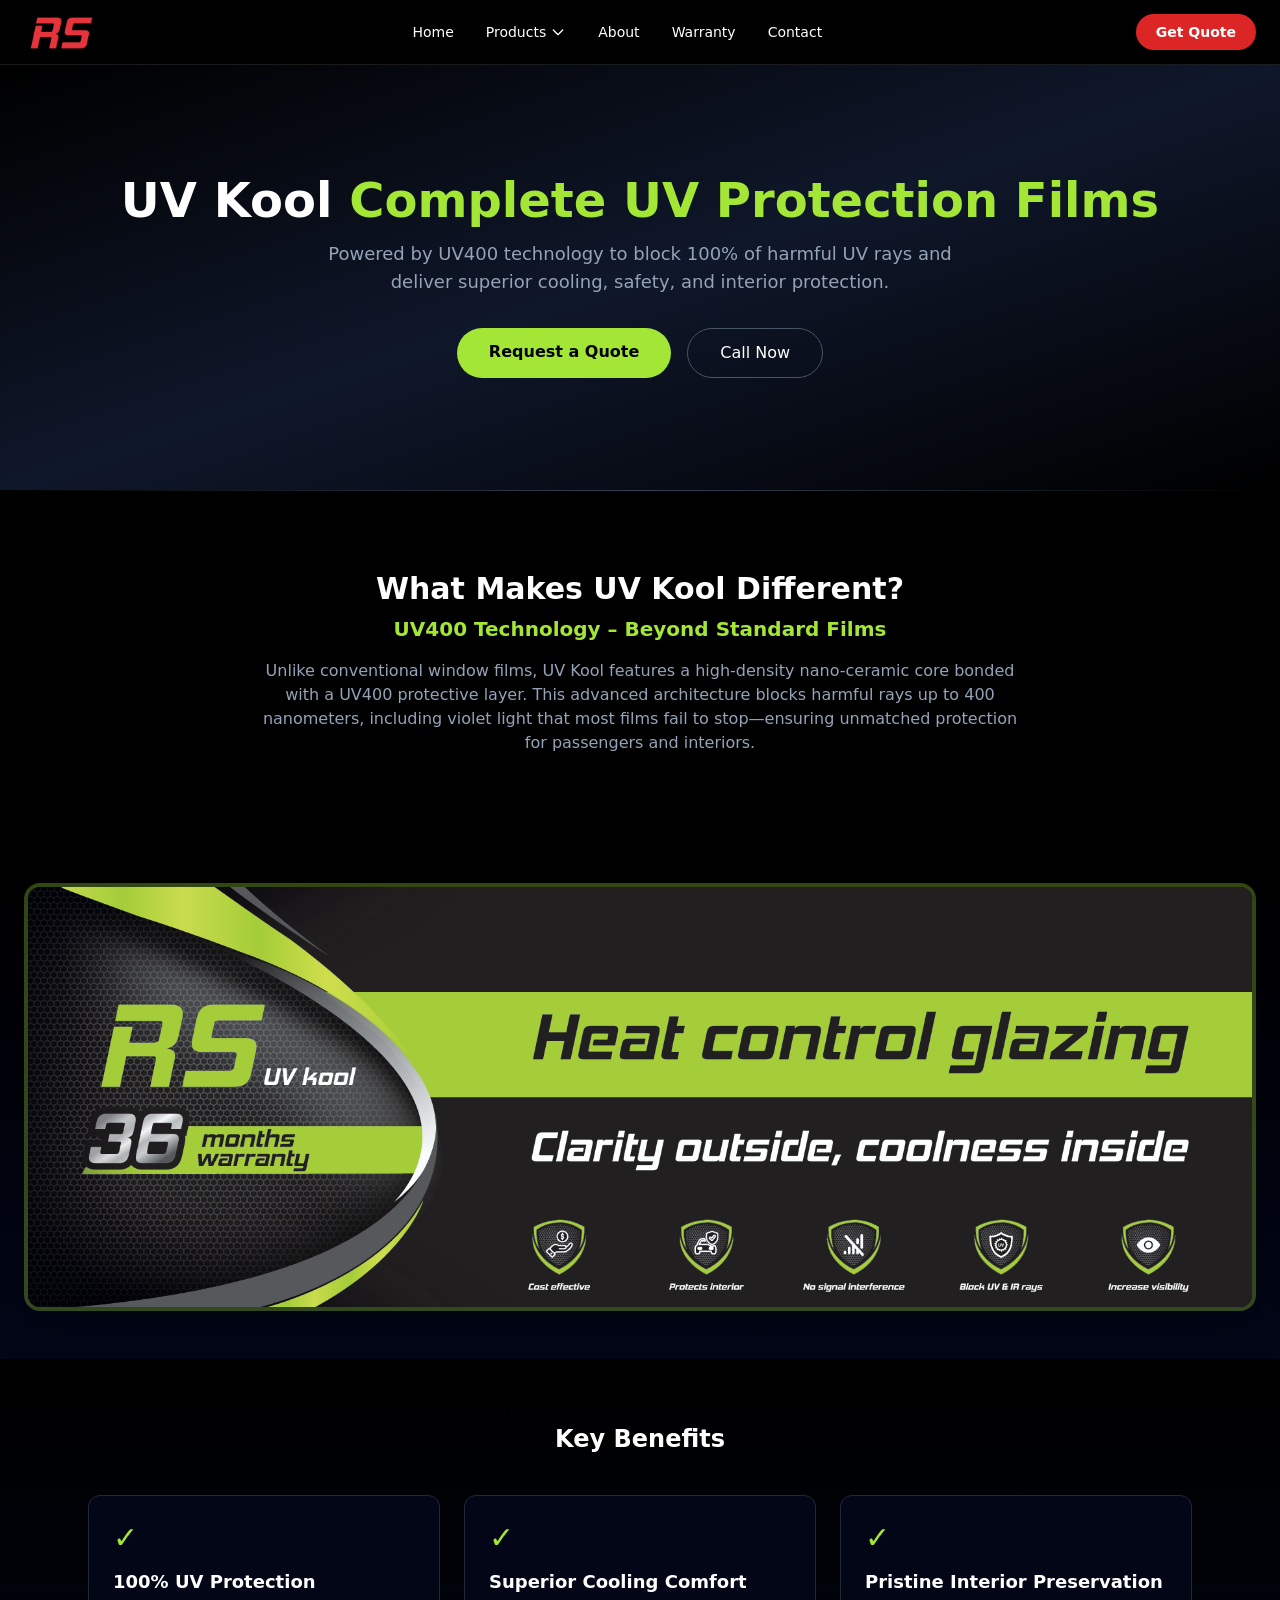
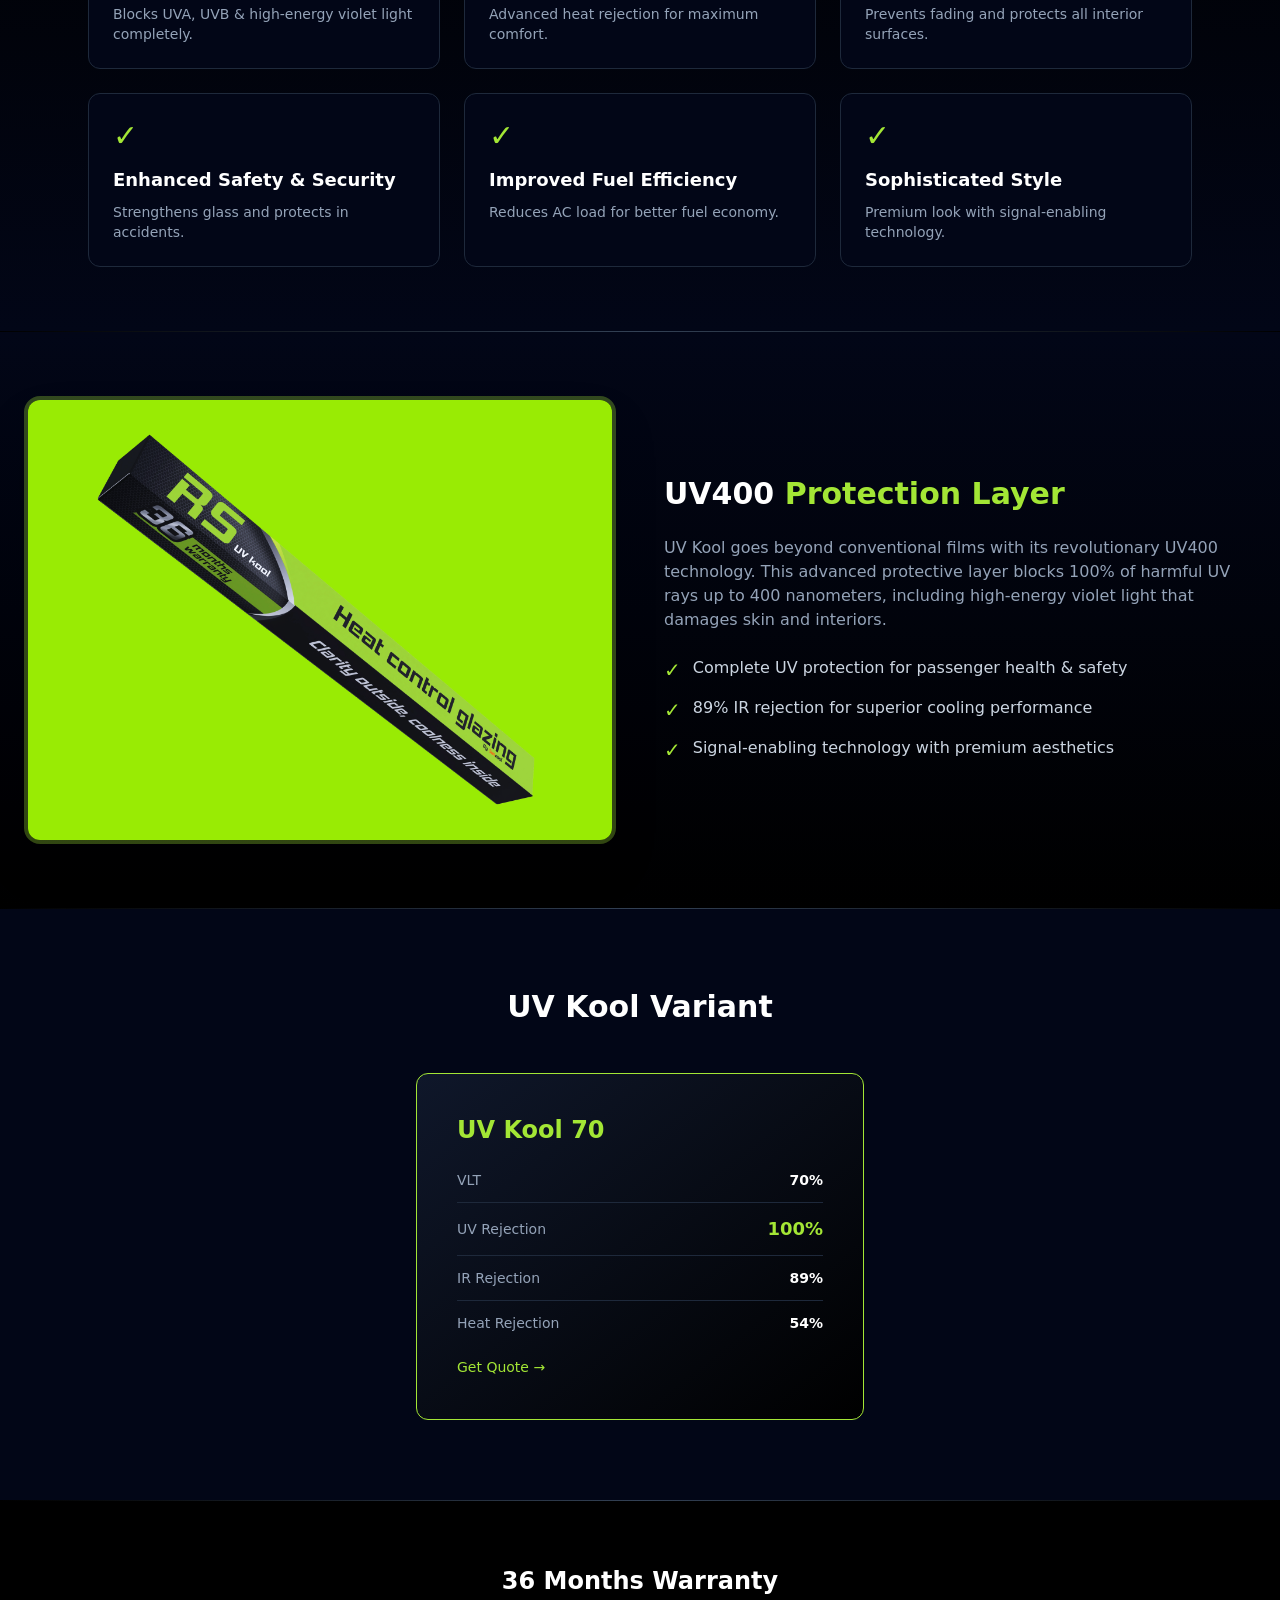
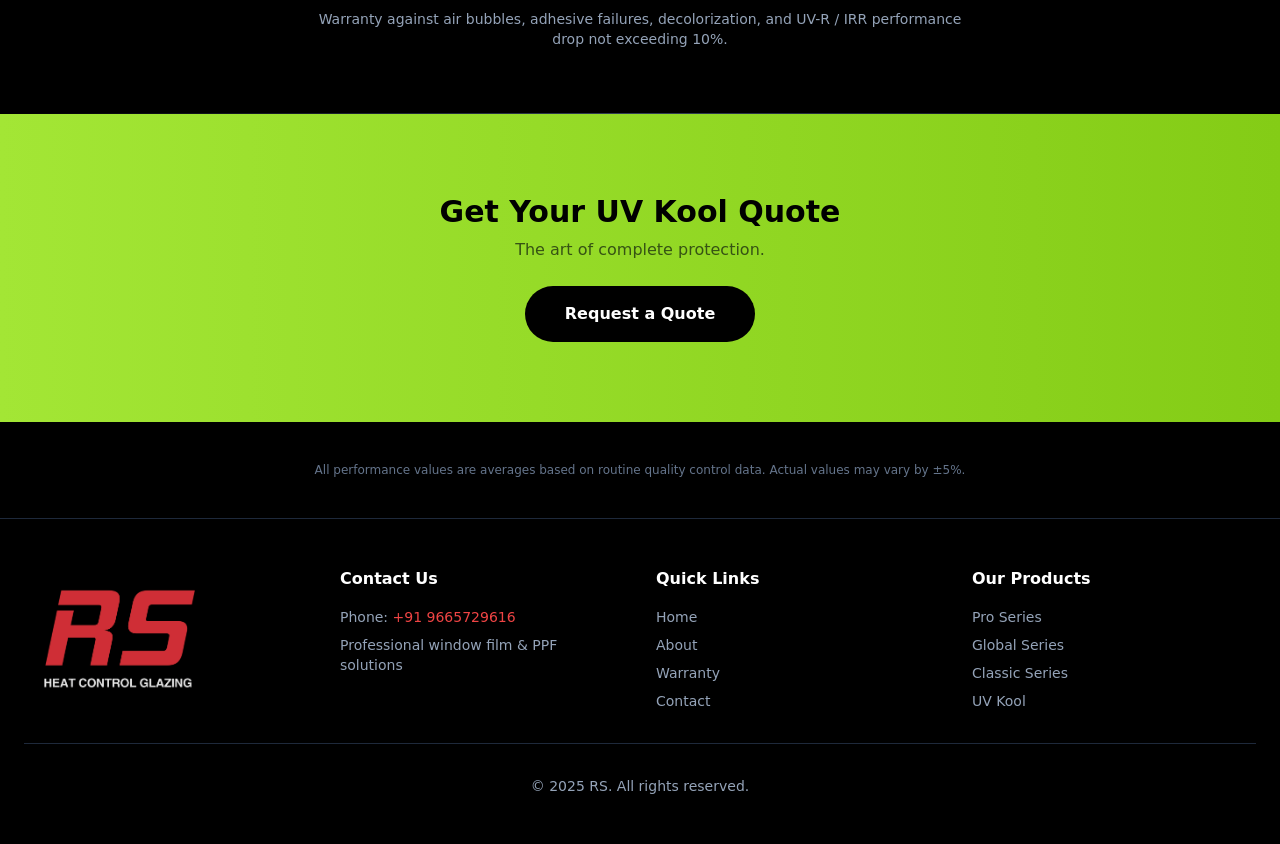
<file: products-uv-kool.html>
<!DOCTYPE html>
<html lang="en">
<head>
  <meta charset="UTF-8">
  <meta name="viewport" content="width=device-width, initial-scale=1.0">
  <title>UV Kool Window Film | 100% UV Protection</title>
  <meta name="description" content="UV Kool window films offer 100% UV protection with advanced cooling performance. Designed for superior interior and passenger safety.">
  <link rel="canonical" href="https://www.rswindowfilm.com/products-uv-kool.html">
  <meta name="robots" content="index, follow">
  <link rel="stylesheet" href="css/style.css">
</head>
<body class="text-white bg-black">

  <!-- Navigation Bar -->
  <header id="navbar" class="bg-black/70 backdrop-blur-md border-b border-white/10 fixed w-full z-50 transition-all duration-300">
    <nav class="max-w-7xl mx-auto px-6">
      <div class="flex items-center justify-between h-16">

        <!-- Logo -->
        <a href="index.html" class="flex items-center h-full py-2">
          <img src="assets/images/RS Film Logo.png" alt="RS" class="max-h-full w-auto object-contain" style="max-height: 40px;">
        </a>

        <!-- Desktop Menu -->
        <ul class="hidden md:flex items-center space-x-8 text-sm font-medium">
          <li><a href="index.html" class="hover:text-red-500 transition-colors">Home</a></li>

          <!-- Products Dropdown -->
          <li class="relative" id="productsDropdown">
            <button id="productsBtn" class="flex items-center gap-1 hover:text-red-500 transition-colors">
              Products
              <svg class="w-4 h-4" fill="none" stroke="currentColor" viewBox="0 0 24 24">
                <path stroke-linecap="round" stroke-linejoin="round" stroke-width="2" d="M19 9l-7 7-7-7" />
              </svg>
            </button>

            <!-- Dropdown -->
            <div id="productsMenu" class="absolute left-0 top-8 hidden bg-black/95 backdrop-blur-sm border border-slate-700 rounded-lg shadow-2xl w-56 py-2 opacity-0 scale-95 translate-y-2 transition-all duration-200 ease-out">

              <!-- Window Film -->
              <div class="relative" id="windowFilmItem">
                <div class="flex justify-between items-center px-4 py-3 hover:bg-slate-800 cursor-pointer transition-colors">
                  <span>Window Film</span>
                  <span>›</span>
                </div>

                <!-- Sub Dropdown -->
                <div id="windowFilmMenu" class="absolute left-full top-0 hidden bg-black/95 backdrop-blur-sm border border-slate-700 rounded-lg w-56 py-2 opacity-0 scale-95 translate-x-2 transition-all duration-200 ease-out">
                  <a href="products-pro-series.html" class="block px-4 py-3 hover:bg-slate-800 transition-colors">Pro Series</a>

                  <!-- Static Series -->
                  <div class="relative" id="staticSeriesItem">
                    <div class="flex justify-between items-center px-4 py-3 hover:bg-slate-800 cursor-pointer transition-colors">
                      <span>Static Series</span>
                      <span>›</span>
                    </div>

                    <div id="staticSeriesMenu" class="absolute left-full top-0 hidden bg-black/95 backdrop-blur-sm border border-slate-700 rounded-lg w-56 py-2 opacity-0 scale-95 translate-x-2 transition-all duration-200 ease-out">
                      <a href="products-global-series.html" class="block px-4 py-3 hover:bg-slate-800 transition-colors">Global Series</a>
                      <a href="products-classic-series.html" class="block px-4 py-3 hover:bg-slate-800 transition-colors">Classic Series</a>
                      <a href="products-uv-kool.html" class="block px-4 py-3 hover:bg-slate-800 transition-colors">UV Kool</a>
                    </div>
                  </div>
                </div>
              </div>

              <!-- PPF -->
              <a href="ppf.html" class="block px-4 py-3 hover:bg-slate-800 transition-colors">PPF</a>
            </div>
          </li>

          <li><a href="about.html" class="hover:text-red-500 transition-colors">About</a></li>
          <li><a href="warranty.html" class="hover:text-red-500 transition-colors">Warranty</a></li>
          <li><a href="contact.html" class="hover:text-red-500 transition-colors">Contact</a></li>
        </ul>

        <!-- CTA Button -->
        <a href="#quote" class="hidden md:inline-block bg-red-600 px-5 py-2 rounded-full text-sm font-semibold hover:bg-red-700 transition-colors">
          Get Quote
        </a>

        <!-- Mobile Menu Button -->
        <button id="menuBtn" class="md:hidden text-2xl">
          ☰
        </button>

      </div>
    </nav>
  </header>

  <!-- Mobile Menu -->
  <div id="mobileMenu" class="hidden md:hidden bg-black border-t border-slate-800 fixed w-full z-40 mt-16">
    <a href="index.html" class="block px-6 py-4 border-b border-slate-800 hover:bg-slate-800 transition-colors">Home</a>
    
    <!-- Mobile Products Accordion -->
    <div>
      <button id="mobileProductsBtn" class="w-full text-left px-6 py-4 border-b border-slate-800 hover:bg-slate-800 transition-colors flex justify-between items-center">
        <span>Products</span>
        <span id="productsArrow">▾</span>
      </button>
      <div id="mobileProductsMenu" class="hidden bg-slate-900">
        <a href="products-pro-series.html" class="block px-8 py-3 border-b border-slate-800 hover:bg-slate-800 transition-colors">Window Film - Pro Series</a>
        <a href="products-global-series.html" class="block px-8 py-3 border-b border-slate-800 hover:bg-slate-800 transition-colors">Static - Global Series</a>
        <a href="products-classic-series.html" class="block px-8 py-3 border-b border-slate-800 hover:bg-slate-800 transition-colors">Static - Classic Series</a>
        <a href="products-uv-kool.html" class="block px-8 py-3 border-b border-slate-800 hover:bg-slate-800 transition-colors">Static - UV Kool</a>
        <a href="ppf.html" class="block px-8 py-3 border-b border-slate-800 hover:bg-slate-800 transition-colors">PPF</a>
      </div>
    </div>
    
    <a href="about.html" class="block px-6 py-4 border-b border-slate-800 hover:bg-slate-800 transition-colors">About</a>
    <a href="warranty.html" class="block px-6 py-4 border-b border-slate-800 hover:bg-slate-800 transition-colors">Warranty</a>
    <a href="contact.html" class="block px-6 py-4 border-b border-slate-800 hover:bg-slate-800 transition-colors">Contact</a>
    <a href="#quote" class="block px-6 py-4 bg-red-600 hover:bg-red-700 transition-colors font-semibold">Get Quote</a>
  </div>

  <!-- Main Content -->
  <main class="pt-16">

    <!-- Hero Section -->
    <section class="relative bg-gradient-to-br from-black via-slate-900 to-black py-28 overflow-hidden">
      <div class="max-w-7xl mx-auto px-6 text-center">
        <h1 class="text-4xl md:text-5xl font-bold text-white animate-fadeInUp">
          UV Kool <span class="text-lime-400">Complete UV Protection Films</span>
        </h1>

        <p class="mt-4 text-slate-400 max-w-2xl mx-auto text-lg animate-fadeInUp-delay-1">
          Powered by UV400 technology to block 100% of harmful UV rays and
          deliver superior cooling, safety, and interior protection.
        </p>

        <div class="mt-8 flex flex-col sm:flex-row justify-center gap-4 animate-fadeInUp-delay-2">
          <a href="#quote" class="bg-lime-400 text-black px-8 py-3 rounded-full font-semibold hover:bg-lime-500 hover:scale-105 active:scale-95 hover:shadow-[0_0_20px_rgba(163,230,53,0.5)] transition-all duration-200">
            Request a Quote
          </a>
          <a href="tel:+919665729616" class="border border-slate-600 px-8 py-3 rounded-full hover:bg-slate-800 hover:scale-105 active:scale-95 transition-all duration-200">
            Call Now
          </a>
        </div>
      </div>
    </section>

    <!-- Gradient Divider -->
    <div class="h-px bg-gradient-to-r from-transparent via-slate-700 to-transparent"></div>

    <!-- What Makes UV Kool Different -->
    <section class="py-20 bg-black">
      <div class="max-w-6xl mx-auto px-6 text-center">
        <h2 class="text-3xl font-bold text-white">What Makes UV Kool Different?</h2>
        <h3 class="text-xl text-lime-400 mt-2 font-semibold">UV400 Technology – Beyond Standard Films</h3>

        <p class="mt-4 text-slate-400 max-w-3xl mx-auto">
          Unlike conventional window films, UV Kool features a high-density nano-ceramic core
          bonded with a UV400 protective layer. This advanced architecture blocks harmful rays
          up to 400 nanometers, including violet light that most films fail to stop—ensuring
          unmatched protection for passengers and interiors.
        </p>
      </div>
    </section>

    <!-- Banner Image -->
    <section class="py-12 bg-gradient-to-b from-black to-slate-950">
      <div class="max-w-7xl mx-auto px-6">
        <div class="reveal overflow-hidden rounded-2xl border-4 border-lime-400/30 shadow-2xl">
          <img 
            src="assets/images/UV Kool/UV_Kool_Banner.png" 
            alt="RS UV Kool - Heat Control Glazing" 
            class="w-full h-auto object-cover"
          >
        </div>
      </div>
    </section>

    <!-- Key Benefits -->
    <section class="py-16 bg-gradient-to-b from-black to-slate-950">
      <div class="max-w-6xl mx-auto px-6">
        <h2 class="text-2xl font-bold text-white text-center mb-10">Key Benefits</h2>
        <div class="grid grid-cols-1 sm:grid-cols-2 md:grid-cols-3 gap-6">

          <div class="reveal group p-6 bg-slate-950 rounded-xl border border-slate-800 hover:border-lime-400 hover:-translate-y-1 hover:shadow-lg transition-all duration-300">
            <div class="text-lime-400 text-3xl mb-3">✓</div>
            <h3 class="font-semibold text-white text-lg">100% UV Protection</h3>
            <p class="text-slate-400 text-sm mt-2">
              Blocks UVA, UVB & high-energy violet light completely.
            </p>
          </div>

          <div class="reveal group p-6 bg-slate-950 rounded-xl border border-slate-800 hover:border-lime-400 hover:-translate-y-1 hover:shadow-lg transition-all duration-300">
            <div class="text-lime-400 text-3xl mb-3">✓</div>
            <h3 class="font-semibold text-white text-lg">Superior Cooling Comfort</h3>
            <p class="text-slate-400 text-sm mt-2">
              Advanced heat rejection for maximum comfort.
            </p>
          </div>

          <div class="reveal group p-6 bg-slate-950 rounded-xl border border-slate-800 hover:border-lime-400 hover:-translate-y-1 hover:shadow-lg transition-all duration-300">
            <div class="text-lime-400 text-3xl mb-3">✓</div>
            <h3 class="font-semibold text-white text-lg">Pristine Interior Preservation</h3>
            <p class="text-slate-400 text-sm mt-2">
              Prevents fading and protects all interior surfaces.
            </p>
          </div>

          <div class="reveal group p-6 bg-slate-950 rounded-xl border border-slate-800 hover:border-lime-400 hover:-translate-y-1 hover:shadow-lg transition-all duration-300">
            <div class="text-lime-400 text-3xl mb-3">✓</div>
            <h3 class="font-semibold text-white text-lg">Enhanced Safety & Security</h3>
            <p class="text-slate-400 text-sm mt-2">
              Strengthens glass and protects in accidents.
            </p>
          </div>

          <div class="reveal group p-6 bg-slate-950 rounded-xl border border-slate-800 hover:border-lime-400 hover:-translate-y-1 hover:shadow-lg transition-all duration-300">
            <div class="text-lime-400 text-3xl mb-3">✓</div>
            <h3 class="font-semibold text-white text-lg">Improved Fuel Efficiency</h3>
            <p class="text-slate-400 text-sm mt-2">
              Reduces AC load for better fuel economy.
            </p>
          </div>

          <div class="reveal group p-6 bg-slate-950 rounded-xl border border-slate-800 hover:border-lime-400 hover:-translate-y-1 hover:shadow-lg transition-all duration-300">
            <div class="text-lime-400 text-3xl mb-3">✓</div>
            <h3 class="font-semibold text-white text-lg">Sophisticated Style</h3>
            <p class="text-slate-400 text-sm mt-2">
              Premium look with signal-enabling technology.
            </p>
          </div>

        </div>
      </div>
    </section>

    <!-- Gradient Divider -->
    <div class="h-px bg-gradient-to-r from-transparent via-slate-700 to-transparent"></div>

    <!-- Product Showcase -->
    <section class="py-16 bg-gradient-to-b from-slate-950 to-black">
      <div class="max-w-7xl mx-auto px-6">
        <div class="grid grid-cols-1 md:grid-cols-2 gap-12 items-center">
          
          <!-- Image Side -->
          <div class="reveal order-2 md:order-1">
            <img 
              src="assets/images/UV Kool/rs mockup 33.png" 
              alt="RS UV Kool Product Packaging" 
              class="w-full h-auto rounded-2xl shadow-2xl border-4 border-lime-400/30"
            >
          </div>

          <!-- Content Side -->
          <div class="reveal order-1 md:order-2">
            <h2 class="text-3xl font-bold text-white mb-6">
              UV400 <span class="text-lime-400">Protection Layer</span>
            </h2>
            <p class="text-slate-400 mb-6">
              UV Kool goes beyond conventional films with its revolutionary UV400 technology. 
              This advanced protective layer blocks 100% of harmful UV rays up to 400 nanometers, 
              including high-energy violet light that damages skin and interiors.
            </p>
            <ul class="space-y-3">
              <li class="flex items-start gap-3">
                <span class="text-lime-400 text-xl">✓</span>
                <span class="text-slate-300">Complete UV protection for passenger health & safety</span>
              </li>
              <li class="flex items-start gap-3">
                <span class="text-lime-400 text-xl">✓</span>
                <span class="text-slate-300">89% IR rejection for superior cooling performance</span>
              </li>
              <li class="flex items-start gap-3">
                <span class="text-lime-400 text-xl">✓</span>
                <span class="text-slate-300">Signal-enabling technology with premium aesthetics</span>
              </li>
            </ul>
          </div>

        </div>
      </div>
    </section>

    <!-- Gradient Divider -->
    <div class="h-px bg-gradient-to-r from-transparent via-slate-700 to-transparent"></div>

    <!-- UV Kool Variant -->
    <section class="py-20 bg-slate-950">
      <div class="max-w-4xl mx-auto px-6">
        <h2 class="text-3xl font-bold text-white text-center mb-12">
          UV Kool Variant
        </h2>

        <div class="reveal group bg-gradient-to-br from-slate-900 to-black border border-lime-400 rounded-xl p-10 hover:-translate-y-2 hover:shadow-xl hover:shadow-lime-400/20 transition-all duration-300 max-w-md mx-auto relative">
          <h3 class="text-2xl font-bold text-lime-400 mb-6">UV Kool 70</h3>
          
          <div class="space-y-3 text-sm">
            <div class="flex justify-between items-center">
              <span class="text-slate-400">VLT</span>
              <span class="text-white font-semibold">70%</span>
            </div>
            <div class="h-px bg-slate-800"></div>
            
            <div class="flex justify-between items-center">
              <span class="text-slate-400">UV Rejection</span>
              <span class="text-lime-400 font-bold text-lg">100%</span>
            </div>
            <div class="h-px bg-slate-800"></div>
            
            <div class="flex justify-between items-center">
              <span class="text-slate-400">IR Rejection</span>
              <span class="text-white font-semibold">89%</span>
            </div>
            <div class="h-px bg-slate-800"></div>
            
            <div class="flex justify-between items-center">
              <span class="text-slate-400">Heat Rejection</span>
              <span class="text-white font-semibold">54%</span>
            </div>
          </div>

          <a href="#quote" class="inline-block mt-6 text-sm text-lime-400 hover:text-lime-300 transition-colors">
            Get Quote →
          </a>
        </div>
      </div>
    </section>

    <!-- Gradient Divider -->
    <div class="h-px bg-gradient-to-r from-transparent via-slate-700 to-transparent"></div>

    <!-- Warranty Section -->
    <section class="py-16 bg-black text-center">
      <h3 class="text-2xl font-bold text-white">36 Months Warranty</h3>
      <p class="mt-3 text-slate-400 max-w-2xl mx-auto text-sm">
        Warranty against air bubbles, adhesive failures, decolorization,
        and UV-R / IRR performance drop not exceeding 10%.
      </p>
    </section>

    <!-- Gradient Divider -->
    <div class="h-px bg-gradient-to-r from-transparent via-slate-700 to-transparent"></div>

    <!-- Call to Action -->
    <section id="quote" class="py-20 bg-gradient-to-r from-lime-400 to-lime-500 text-center text-black">
      <h2 class="text-3xl font-bold">Get Your UV Kool Quote</h2>
      <p class="mt-2 text-lime-900">The art of complete protection.</p>

      <a href="contact.html"
         class="inline-block mt-6 bg-black text-white px-10 py-4 rounded-full font-semibold hover:bg-slate-900 hover:scale-105 active:scale-95 hover:shadow-[0_0_30px_rgba(0,0,0,0.8)] transition-all duration-200">
        Request a Quote
      </a>
    </section>

    <!-- Disclaimer -->
    <section class="py-10 bg-black text-center text-slate-500 text-xs">
      All performance values are averages based on routine quality control data.
      Actual values may vary by ±5%.
    </section>

  </main>

  <!-- Footer -->
  <footer class="bg-black border-t border-slate-800 py-12">
    <div class="max-w-7xl mx-auto px-6">
      <div class="grid grid-cols-1 md:grid-cols-4 gap-8 mb-8">
        
        <!-- Logo -->
        <div class="flex items-center justify-center md:justify-start">
          <img src="assets/images/RS Film Logo 2.png" alt="RS" class="w-32 md:w-40 lg:w-48 h-auto object-contain opacity-90 hover:opacity-100 transition-opacity duration-300">
        </div>

        <!-- Contact Info -->
        <div>
          <h3 class="text-white font-semibold mb-4">Contact Us</h3>
          <p class="text-slate-400 text-sm mb-2">
            Phone: <a href="tel:+919665729616" class="text-red-500 hover:underline">+91 9665729616</a>
          </p>
          <p class="text-slate-400 text-sm">
            Professional window film & PPF solutions
          </p>
        </div>

        <!-- Quick Links -->
        <div>
          <h3 class="text-white font-semibold mb-4">Quick Links</h3>
          <ul class="space-y-2 text-sm">
            <li><a href="index.html" class="text-slate-400 hover:text-red-500 transition-colors">Home</a></li>
            <li><a href="about.html" class="text-slate-400 hover:text-red-500 transition-colors">About</a></li>
            <li><a href="warranty.html" class="text-slate-400 hover:text-red-500 transition-colors">Warranty</a></li>
            <li><a href="contact.html" class="text-slate-400 hover:text-red-500 transition-colors">Contact</a></li>
          </ul>
        </div>

        <!-- Products -->
        <div>
          <h3 class="text-white font-semibold mb-4">Our Products</h3>
          <ul class="space-y-2 text-sm">
            <li><a href="products-pro-series.html" class="text-slate-400 hover:text-red-500 transition-colors">Pro Series</a></li>
            <li><a href="products-global-series.html" class="text-slate-400 hover:text-red-500 transition-colors">Global Series</a></li>
            <li><a href="products-classic-series.html" class="text-slate-400 hover:text-red-500 transition-colors">Classic Series</a></li>
            <li><a href="products-uv-kool.html" class="text-slate-400 hover:text-red-500 transition-colors">UV Kool</a></li>
          </ul>
        </div>

      </div>

      <div class="border-t border-slate-800 pt-8 text-center text-slate-400 text-sm">
        <p>&copy; 2025 RS. All rights reserved.</p>
      </div>
    </div>
  </footer>

  <!-- JavaScript -->
  <script src="js/main.js"></script>
</body>
</html>
</file>
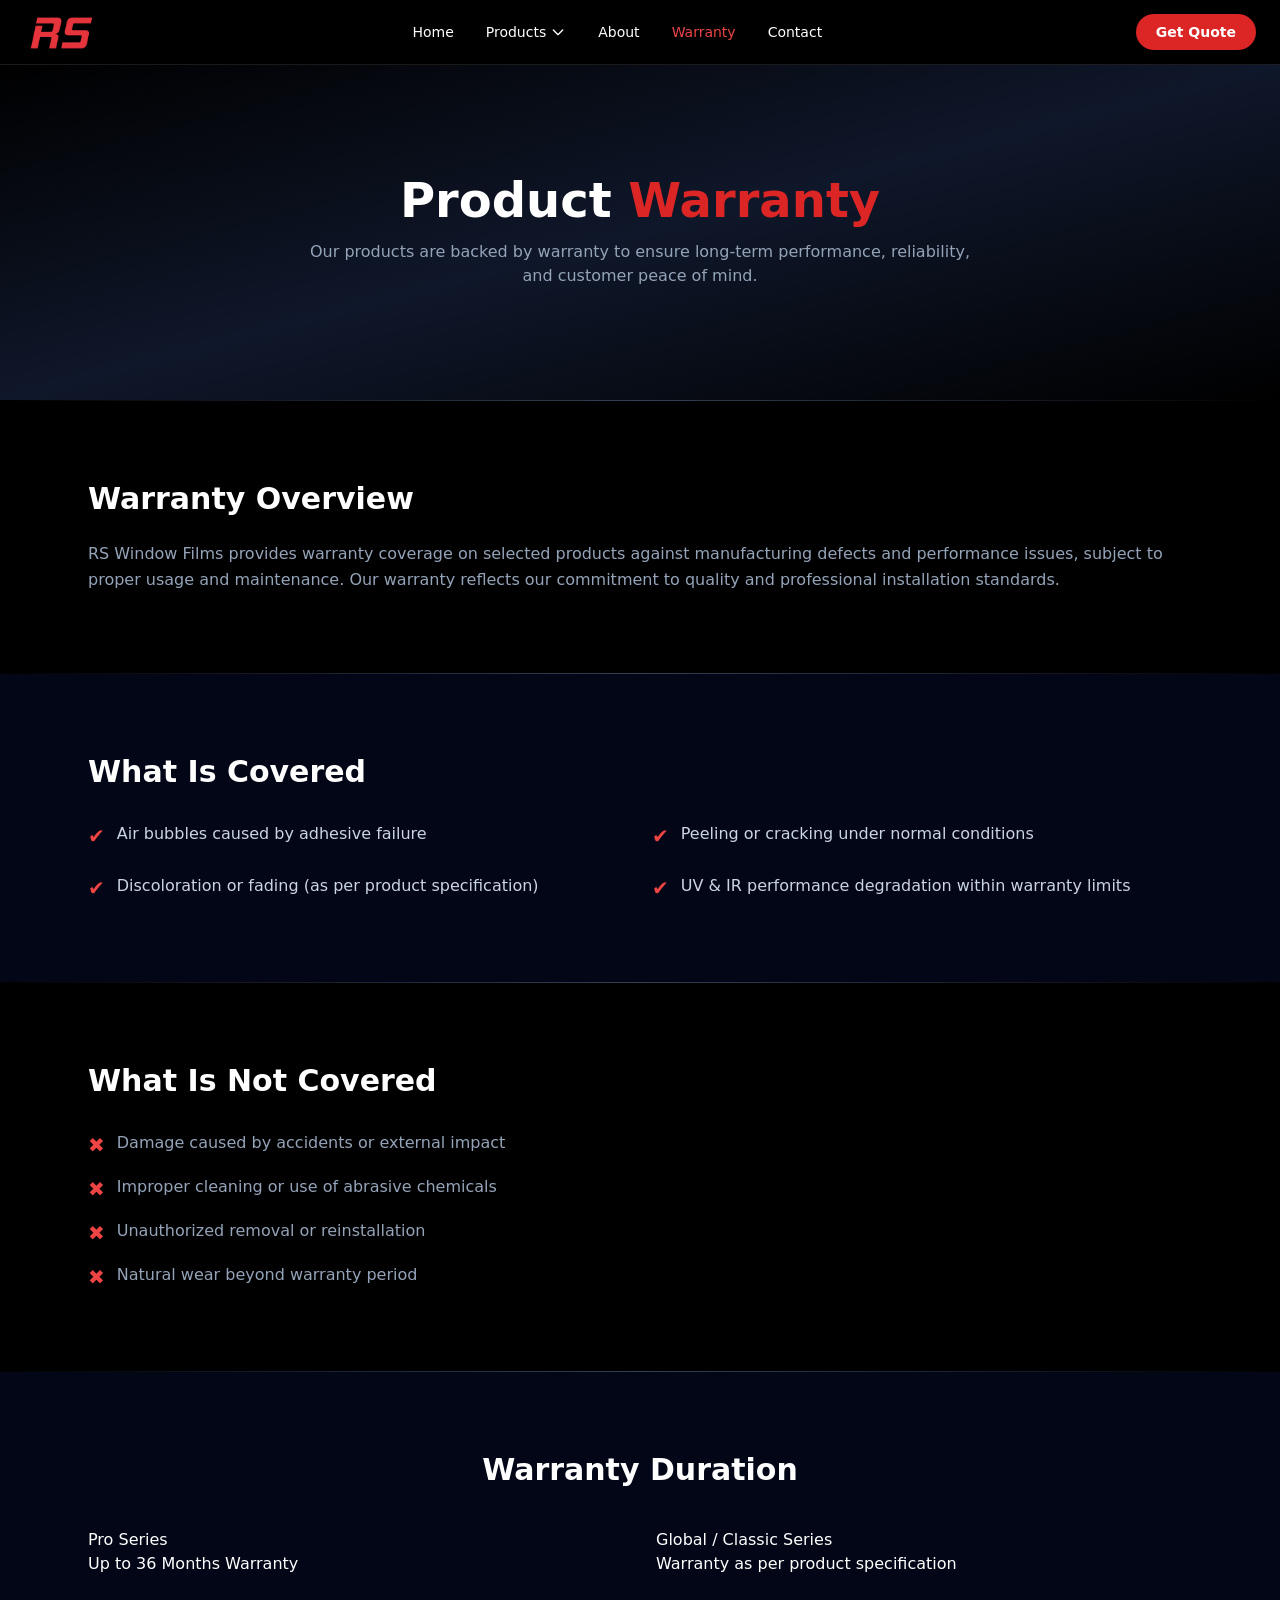
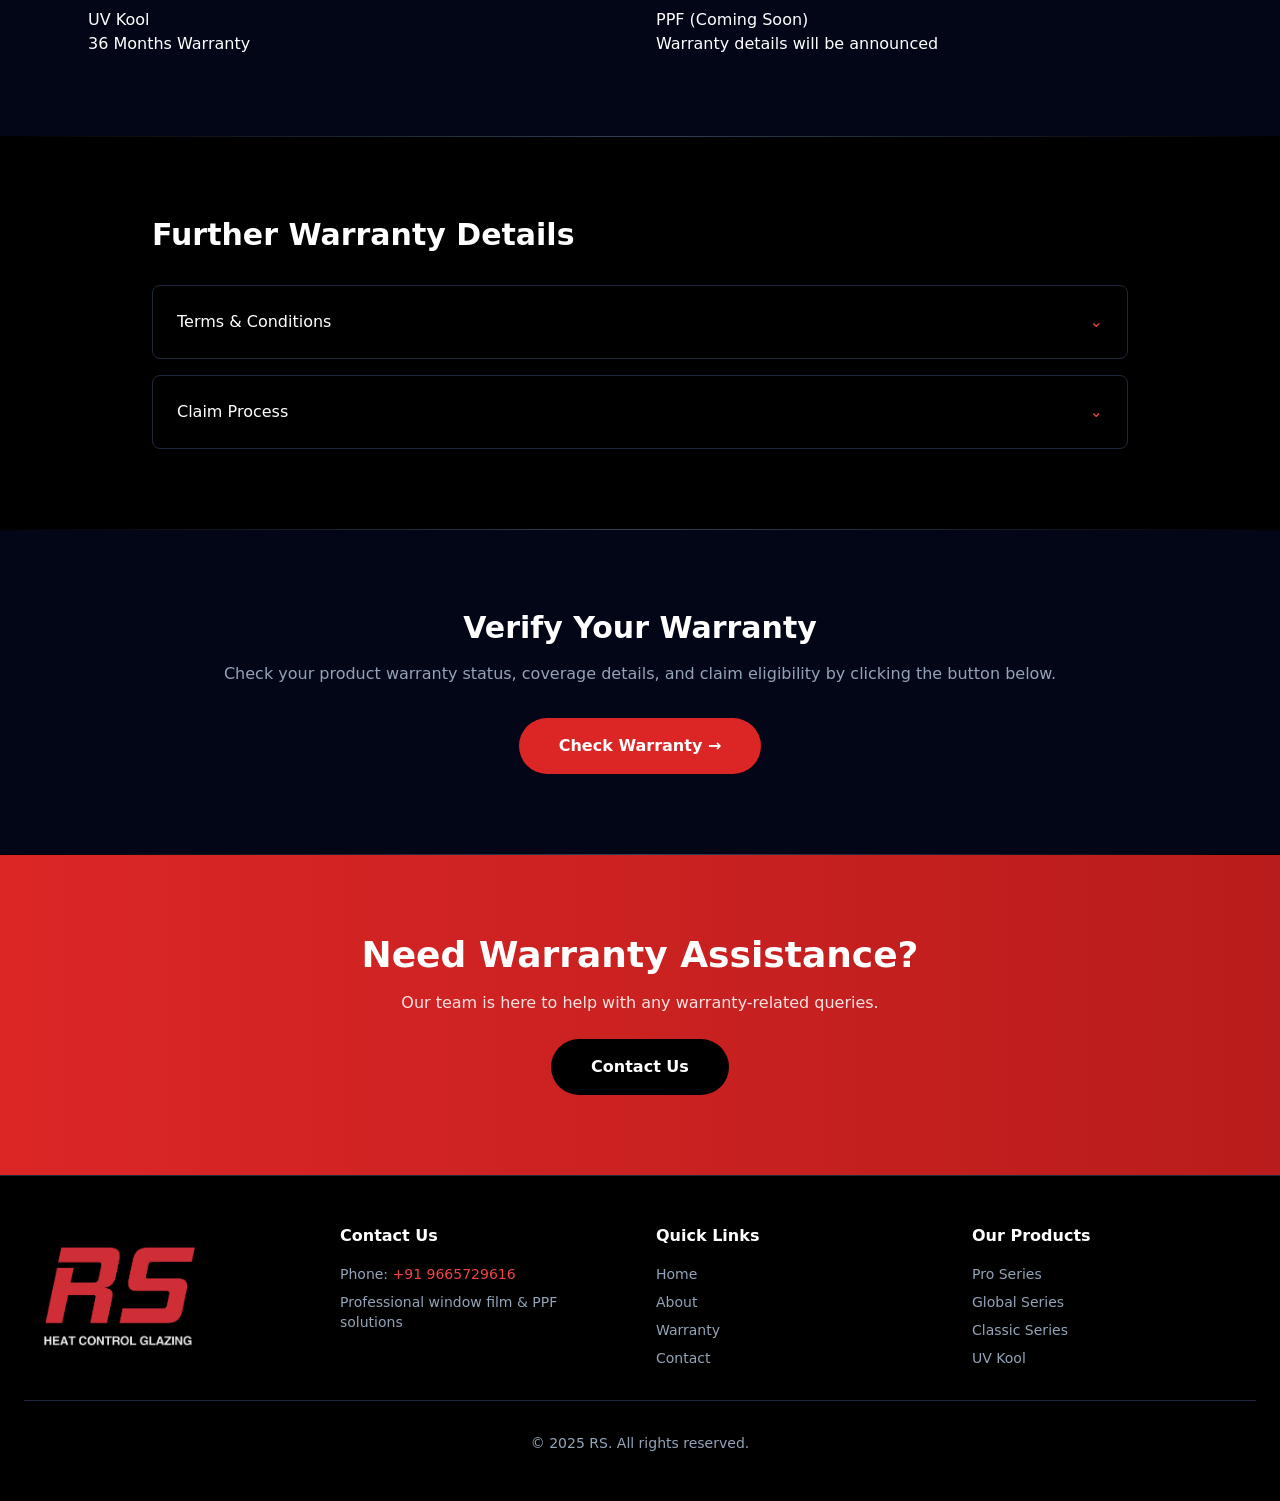
<file: warranty.html>
<!DOCTYPE html>
<html lang="en">
<head>
  <meta charset="UTF-8">
  <meta name="viewport" content="width=device-width, initial-scale=1.0">
  <title>Product Warranty | RS Window Films</title>
  <meta name="description" content="View warranty information for RS Window Films products including coverage, duration, terms and conditions for window films and protection solutions.">
  <link rel="canonical" href="https://www.rswindowfilm.com/warranty.html">
  <meta name="robots" content="index, follow">
  <link rel="stylesheet" href="css/style.css">
  <style>
    .warranty-card {
      @apply bg-black border border-slate-800 rounded-xl p-6 hover:border-red-600 transition-all;
    }
    .warranty-card h3 {
      @apply text-white font-semibold text-lg mb-2;
    }
    .warranty-card p {
      @apply text-slate-400 mt-2;
    }
  </style>
</head>
<body class="text-white bg-black">

  <!-- Navigation Bar -->
  <header id="navbar" class="bg-black/70 backdrop-blur-md border-b border-white/10 fixed w-full z-50 transition-all duration-300">
    <nav class="max-w-7xl mx-auto px-6">
      <div class="flex items-center justify-between h-16">

        <!-- Logo -->
        <a href="index.html" class="flex items-center h-full py-2">
          <img src="assets/images/RS Film Logo.png" alt="RS" class="max-h-full w-auto object-contain" style="max-height: 40px;">
        </a>

        <!-- Desktop Menu -->
        <ul class="hidden md:flex items-center space-x-8 text-sm font-medium">
          <li><a href="index.html" class="hover:text-red-500 transition-colors">Home</a></li>

          <!-- Products Dropdown -->
          <li class="relative" id="productsDropdown">
            <button id="productsBtn" class="flex items-center gap-1 hover:text-red-500 transition-colors">
              Products
              <svg class="w-4 h-4" fill="none" stroke="currentColor" viewBox="0 0 24 24">
                <path stroke-linecap="round" stroke-linejoin="round" stroke-width="2" d="M19 9l-7 7-7-7" />
              </svg>
            </button>

            <!-- Dropdown -->
            <div id="productsMenu" class="absolute left-0 top-8 hidden bg-black/95 backdrop-blur-sm border border-slate-700 rounded-lg shadow-2xl w-56 py-2 opacity-0 scale-95 translate-y-2 transition-all duration-200 ease-out">

              <!-- Window Film -->
              <div class="relative" id="windowFilmItem">
                <div class="flex justify-between items-center px-4 py-3 hover:bg-slate-800 cursor-pointer transition-colors">
                  <span>Window Film</span>
                  <span>›</span>
                </div>

                <!-- Sub Dropdown -->
                <div id="windowFilmMenu" class="absolute left-full top-0 hidden bg-black/95 backdrop-blur-sm border border-slate-700 rounded-lg w-56 py-2 opacity-0 scale-95 translate-x-2 transition-all duration-200 ease-out">
                  <a href="products-pro-series.html" class="block px-4 py-3 hover:bg-slate-800 transition-colors">Pro Series</a>

                  <!-- Static Series -->
                  <div class="relative" id="staticSeriesItem">
                    <div class="flex justify-between items-center px-4 py-3 hover:bg-slate-800 cursor-pointer transition-colors">
                      <span>Static Series</span>
                      <span>›</span>
                    </div>

                    <div id="staticSeriesMenu" class="absolute left-full top-0 hidden bg-black/95 backdrop-blur-sm border border-slate-700 rounded-lg w-56 py-2 opacity-0 scale-95 translate-x-2 transition-all duration-200 ease-out">
                      <a href="products-global-series.html" class="block px-4 py-3 hover:bg-slate-800 transition-colors">Global Series</a>
                      <a href="products-classic-series.html" class="block px-4 py-3 hover:bg-slate-800 transition-colors">Classic Series</a>
                      <a href="products-uv-kool.html" class="block px-4 py-3 hover:bg-slate-800 transition-colors">UV Kool</a>
                    </div>
                  </div>
                </div>
              </div>

              <!-- PPF -->
              <a href="ppf.html" class="block px-4 py-3 hover:bg-slate-800 transition-colors">PPF</a>
            </div>
          </li>

          <li><a href="about.html" class="hover:text-red-500 transition-colors">About</a></li>
          <li><a href="warranty.html" class="text-red-500 transition-colors">Warranty</a></li>
          <li><a href="contact.html" class="hover:text-red-500 transition-colors">Contact</a></li>
        </ul>

        <!-- CTA Button -->
        <a href="contact.html" class="hidden md:inline-block bg-red-600 px-5 py-2 rounded-full text-sm font-semibold hover:bg-red-700 transition-colors">
          Get Quote
        </a>

        <!-- Mobile Menu Button -->
        <button id="menuBtn" class="md:hidden text-2xl">
          ☰
        </button>

      </div>
    </nav>
  </header>

  <!-- Mobile Menu -->
  <div id="mobileMenu" class="hidden md:hidden bg-black border-t border-slate-800 fixed w-full z-40 mt-16">
    <a href="index.html" class="block px-6 py-4 border-b border-slate-800 hover:bg-slate-800 transition-colors">Home</a>
    
    <!-- Mobile Products Accordion -->
    <div>
      <button id="mobileProductsBtn" class="w-full text-left px-6 py-4 border-b border-slate-800 hover:bg-slate-800 transition-colors flex justify-between items-center">
        <span>Products</span>
        <span id="productsArrow">▾</span>
      </button>
      <div id="mobileProductsMenu" class="hidden bg-slate-900">
        <a href="products-pro-series.html" class="block px-8 py-3 border-b border-slate-800 hover:bg-slate-800 transition-colors">Window Film - Pro Series</a>
        <a href="products-global-series.html" class="block px-8 py-3 border-b border-slate-800 hover:bg-slate-800 transition-colors">Static - Global Series</a>
        <a href="products-classic-series.html" class="block px-8 py-3 border-b border-slate-800 hover:bg-slate-800 transition-colors">Static - Classic Series</a>
        <a href="products-uv-kool.html" class="block px-8 py-3 border-b border-slate-800 hover:bg-slate-800 transition-colors">Static - UV Kool</a>
        <a href="ppf.html" class="block px-8 py-3 border-b border-slate-800 hover:bg-slate-800 transition-colors">PPF</a>
      </div>
    </div>
    
    <a href="about.html" class="block px-6 py-4 border-b border-slate-800 hover:bg-slate-800 transition-colors">About</a>
    <a href="warranty.html" class="block px-6 py-4 border-b border-slate-800 bg-slate-800 text-red-500 transition-colors">Warranty</a>
    <a href="contact.html" class="block px-6 py-4 border-b border-slate-800 hover:bg-slate-800 transition-colors">Contact</a>
    <a href="contact.html" class="block px-6 py-4 bg-red-600 hover:bg-red-700 transition-colors font-semibold">Get Quote</a>
  </div>

  <!-- Main Content -->
  <main class="pt-16">

    <!-- Hero Section -->
    <section class="relative py-28 bg-gradient-to-br from-black via-slate-900 to-black text-center reveal">
      <div class="max-w-7xl mx-auto px-6">
        <h1 class="text-4xl md:text-5xl font-bold text-white">
          Product <span class="text-red-600">Warranty</span>
        </h1>
        <p class="mt-4 text-slate-400 max-w-2xl mx-auto">
          Our products are backed by warranty to ensure long-term performance,
          reliability, and customer peace of mind.
        </p>
      </div>
    </section>

    <!-- Gradient Divider -->
    <div class="h-px bg-gradient-to-r from-transparent via-slate-700 to-transparent"></div>

    <!-- Warranty Overview -->
    <section class="py-20 bg-black">
      <div class="max-w-6xl mx-auto px-6 reveal">
        <h2 class="text-3xl font-bold text-white mb-6">Warranty Overview</h2>

        <p class="text-slate-400 leading-relaxed">
          RS Window Films provides warranty coverage on selected products against
          manufacturing defects and performance issues, subject to proper usage
          and maintenance. Our warranty reflects our commitment to quality and
          professional installation standards.
        </p>
      </div>
    </section>

    <!-- Gradient Divider -->
    <div class="h-px bg-gradient-to-r from-transparent via-slate-700 to-transparent"></div>

    <!-- What Is Covered -->
    <section class="py-20 bg-slate-950">
      <div class="max-w-6xl mx-auto px-6 reveal">
        <h2 class="text-3xl font-bold text-white mb-8">What Is Covered</h2>

        <ul class="grid grid-cols-1 md:grid-cols-2 gap-6">
          <li class="flex items-start gap-3">
            <span class="text-red-500 text-xl flex-shrink-0">✔</span>
            <span class="text-slate-300">Air bubbles caused by adhesive failure</span>
          </li>
          <li class="flex items-start gap-3">
            <span class="text-red-500 text-xl flex-shrink-0">✔</span>
            <span class="text-slate-300">Peeling or cracking under normal conditions</span>
          </li>
          <li class="flex items-start gap-3">
            <span class="text-red-500 text-xl flex-shrink-0">✔</span>
            <span class="text-slate-300">Discoloration or fading (as per product specification)</span>
          </li>
          <li class="flex items-start gap-3">
            <span class="text-red-500 text-xl flex-shrink-0">✔</span>
            <span class="text-slate-300">UV & IR performance degradation within warranty limits</span>
          </li>
        </ul>
      </div>
    </section>

    <!-- Gradient Divider -->
    <div class="h-px bg-gradient-to-r from-transparent via-slate-700 to-transparent"></div>

    <!-- What Is Not Covered -->
    <section class="py-20 bg-black">
      <div class="max-w-6xl mx-auto px-6 reveal">
        <h2 class="text-3xl font-bold text-white mb-8">What Is Not Covered</h2>

        <ul class="space-y-4">
          <li class="flex items-start gap-3">
            <span class="text-red-500 text-xl flex-shrink-0">✖</span>
            <span class="text-slate-400">Damage caused by accidents or external impact</span>
          </li>
          <li class="flex items-start gap-3">
            <span class="text-red-500 text-xl flex-shrink-0">✖</span>
            <span class="text-slate-400">Improper cleaning or use of abrasive chemicals</span>
          </li>
          <li class="flex items-start gap-3">
            <span class="text-red-500 text-xl flex-shrink-0">✖</span>
            <span class="text-slate-400">Unauthorized removal or reinstallation</span>
          </li>
          <li class="flex items-start gap-3">
            <span class="text-red-500 text-xl flex-shrink-0">✖</span>
            <span class="text-slate-400">Natural wear beyond warranty period</span>
          </li>
        </ul>
      </div>
    </section>

    <!-- Gradient Divider -->
    <div class="h-px bg-gradient-to-r from-transparent via-slate-700 to-transparent"></div>

    <!-- Warranty Duration -->
    <section class="py-20 bg-slate-950">
      <div class="max-w-6xl mx-auto px-6 reveal">
        <h2 class="text-3xl font-bold text-white mb-10 text-center">Warranty Duration</h2>

        <div class="grid grid-cols-1 md:grid-cols-2 gap-8">

          <div class="warranty-card">
            <h3>Pro Series</h3>
            <p>Up to 36 Months Warranty</p>
          </div>

          <div class="warranty-card">
            <h3>Global / Classic Series</h3>
            <p>Warranty as per product specification</p>
          </div>

          <div class="warranty-card">
            <h3>UV Kool</h3>
            <p>36 Months Warranty</p>
          </div>

          <div class="warranty-card">
            <h3>PPF (Coming Soon)</h3>
            <p>Warranty details will be announced</p>
          </div>

        </div>
      </div>
    </section>

    <!-- Gradient Divider -->
    <div class="h-px bg-gradient-to-r from-transparent via-slate-700 to-transparent"></div>

    <!-- Further Warranty Details -->
    <section class="py-20 bg-black">
      <div class="max-w-5xl mx-auto px-6 reveal">
        <h2 class="text-3xl font-bold text-white mb-8">
          Further Warranty Details
        </h2>

        <details class="group border border-slate-800 rounded-lg p-6 mb-4 hover:border-red-600 transition-all">
          <summary class="cursor-pointer text-white font-medium flex justify-between items-center">
            <span>Terms & Conditions</span>
            <span class="text-red-500 group-open:rotate-180 transition-transform">⌄</span>
          </summary>
          <p class="mt-4 text-slate-400 leading-relaxed">
            Warranty is valid only when installation is performed by
            authorized professionals and subject to proper maintenance.
            Keep your invoice and installation certificate for warranty claims.
          </p>
        </details>

        <details class="group border border-slate-800 rounded-lg p-6 hover:border-red-600 transition-all">
          <summary class="cursor-pointer text-white font-medium flex justify-between items-center">
            <span>Claim Process</span>
            <span class="text-red-500 group-open:rotate-180 transition-transform">⌄</span>
          </summary>
          <p class="mt-4 text-slate-400 leading-relaxed">
            To raise a warranty claim, please contact our support team with
            your invoice and product details. Our team will assess the issue
            and provide necessary support within 48 hours.
          </p>
        </details>
      </div>
    </section>

    <!-- Gradient Divider -->
    <div class="h-px bg-gradient-to-r from-transparent via-slate-700 to-transparent"></div>

    <!-- ============================= -->
    <!-- WARRANTY CHECK SECTION -->
    <!-- ============================= -->
    <section class="py-20 bg-slate-950 text-center reveal">
      <div class="max-w-4xl mx-auto px-6">
        <h2 class="text-3xl font-bold text-white">
          Verify Your Warranty
        </h2>

        <p class="mt-4 text-slate-400">
          Check your product warranty status, coverage details, and claim eligibility
          by clicking the button below.
        </p>

        <div class="flex justify-center">
          <a href="http://c.rswindowfilm.com/" target="_blank" rel="noopener noreferrer"
             class="inline-flex items-center gap-2 mt-8
                    bg-red-600 hover:bg-red-700 text-white
                    px-10 py-4 rounded-full font-semibold
                    transition-transform hover:scale-105 active:scale-95">

            Check Warranty
            <span>→</span>
          </a>
        </div>
      </div>
    </section>

    <!-- Gradient Divider -->
    <div class="h-px bg-gradient-to-r from-transparent via-slate-700 to-transparent"></div>

    <!-- CTA Section -->
    <section class="py-20 bg-gradient-to-r from-red-600 to-red-700 text-center reveal">
      <div class="max-w-4xl mx-auto px-6">
        <h2 class="text-3xl md:text-4xl font-bold text-white">
          Need Warranty Assistance?
        </h2>
        <p class="mt-4 text-red-100">
          Our team is here to help with any warranty-related queries.
        </p>

        <a href="contact.html"
           class="inline-block mt-6 bg-black text-white px-10 py-4 rounded-full font-semibold hover:bg-slate-900 hover:scale-105 active:scale-95 transition-all duration-200">
          Contact Us
        </a>
      </div>
    </section>

  </main>

  <!-- Footer -->
  <footer class="bg-black border-t border-slate-800 py-12">
    <div class="max-w-7xl mx-auto px-6">
      <div class="grid grid-cols-1 md:grid-cols-4 gap-8 mb-8">
        
        <!-- Logo -->
        <div class="flex items-center justify-center md:justify-start">
          <img src="assets/images/RS Film Logo 2.png" alt="RS" class="w-32 md:w-40 lg:w-48 h-auto object-contain opacity-90 hover:opacity-100 transition-opacity duration-300">
        </div>

        <!-- Contact Info -->
        <div>
          <h3 class="text-white font-semibold mb-4">Contact Us</h3>
          <p class="text-slate-400 text-sm mb-2">
            Phone: <a href="tel:+919665729616" class="text-red-500 hover:underline">+91 9665729616</a>
          </p>
          <p class="text-slate-400 text-sm">
            Professional window film & PPF solutions
          </p>
        </div>

        <!-- Quick Links -->
        <div>
          <h3 class="text-white font-semibold mb-4">Quick Links</h3>
          <ul class="space-y-2 text-sm">
            <li><a href="index.html" class="text-slate-400 hover:text-red-500 transition-colors">Home</a></li>
            <li><a href="about.html" class="text-slate-400 hover:text-red-500 transition-colors">About</a></li>
            <li><a href="warranty.html" class="text-slate-400 hover:text-red-500 transition-colors">Warranty</a></li>
            <li><a href="contact.html" class="text-slate-400 hover:text-red-500 transition-colors">Contact</a></li>
          </ul>
        </div>

        <!-- Products -->
        <div>
          <h3 class="text-white font-semibold mb-4">Our Products</h3>
          <ul class="space-y-2 text-sm">
            <li><a href="products-pro-series.html" class="text-slate-400 hover:text-red-500 transition-colors">Pro Series</a></li>
            <li><a href="products-global-series.html" class="text-slate-400 hover:text-red-500 transition-colors">Global Series</a></li>
            <li><a href="products-classic-series.html" class="text-slate-400 hover:text-red-500 transition-colors">Classic Series</a></li>
            <li><a href="products-uv-kool.html" class="text-slate-400 hover:text-red-500 transition-colors">UV Kool</a></li>
          </ul>
        </div>

      </div>

      <div class="border-t border-slate-800 pt-8 text-center text-slate-400 text-sm">
        <p>&copy; 2025 RS. All rights reserved.</p>
      </div>
    </div>
  </footer>

  <!-- JavaScript -->
  <script src="js/main.js"></script>
</body>
</html>
</file>
<file: css/style.css>
*, ::before, ::after {
  --tw-border-spacing-x: 0;
  --tw-border-spacing-y: 0;
  --tw-translate-x: 0;
  --tw-translate-y: 0;
  --tw-rotate: 0;
  --tw-skew-x: 0;
  --tw-skew-y: 0;
  --tw-scale-x: 1;
  --tw-scale-y: 1;
  --tw-pan-x:  ;
  --tw-pan-y:  ;
  --tw-pinch-zoom:  ;
  --tw-scroll-snap-strictness: proximity;
  --tw-gradient-from-position:  ;
  --tw-gradient-via-position:  ;
  --tw-gradient-to-position:  ;
  --tw-ordinal:  ;
  --tw-slashed-zero:  ;
  --tw-numeric-figure:  ;
  --tw-numeric-spacing:  ;
  --tw-numeric-fraction:  ;
  --tw-ring-inset:  ;
  --tw-ring-offset-width: 0px;
  --tw-ring-offset-color: #fff;
  --tw-ring-color: rgb(59 130 246 / 0.5);
  --tw-ring-offset-shadow: 0 0 #0000;
  --tw-ring-shadow: 0 0 #0000;
  --tw-shadow: 0 0 #0000;
  --tw-shadow-colored: 0 0 #0000;
  --tw-blur:  ;
  --tw-brightness:  ;
  --tw-contrast:  ;
  --tw-grayscale:  ;
  --tw-hue-rotate:  ;
  --tw-invert:  ;
  --tw-saturate:  ;
  --tw-sepia:  ;
  --tw-drop-shadow:  ;
  --tw-backdrop-blur:  ;
  --tw-backdrop-brightness:  ;
  --tw-backdrop-contrast:  ;
  --tw-backdrop-grayscale:  ;
  --tw-backdrop-hue-rotate:  ;
  --tw-backdrop-invert:  ;
  --tw-backdrop-opacity:  ;
  --tw-backdrop-saturate:  ;
  --tw-backdrop-sepia:  ;
  --tw-contain-size:  ;
  --tw-contain-layout:  ;
  --tw-contain-paint:  ;
  --tw-contain-style:  ;
}

::backdrop {
  --tw-border-spacing-x: 0;
  --tw-border-spacing-y: 0;
  --tw-translate-x: 0;
  --tw-translate-y: 0;
  --tw-rotate: 0;
  --tw-skew-x: 0;
  --tw-skew-y: 0;
  --tw-scale-x: 1;
  --tw-scale-y: 1;
  --tw-pan-x:  ;
  --tw-pan-y:  ;
  --tw-pinch-zoom:  ;
  --tw-scroll-snap-strictness: proximity;
  --tw-gradient-from-position:  ;
  --tw-gradient-via-position:  ;
  --tw-gradient-to-position:  ;
  --tw-ordinal:  ;
  --tw-slashed-zero:  ;
  --tw-numeric-figure:  ;
  --tw-numeric-spacing:  ;
  --tw-numeric-fraction:  ;
  --tw-ring-inset:  ;
  --tw-ring-offset-width: 0px;
  --tw-ring-offset-color: #fff;
  --tw-ring-color: rgb(59 130 246 / 0.5);
  --tw-ring-offset-shadow: 0 0 #0000;
  --tw-ring-shadow: 0 0 #0000;
  --tw-shadow: 0 0 #0000;
  --tw-shadow-colored: 0 0 #0000;
  --tw-blur:  ;
  --tw-brightness:  ;
  --tw-contrast:  ;
  --tw-grayscale:  ;
  --tw-hue-rotate:  ;
  --tw-invert:  ;
  --tw-saturate:  ;
  --tw-sepia:  ;
  --tw-drop-shadow:  ;
  --tw-backdrop-blur:  ;
  --tw-backdrop-brightness:  ;
  --tw-backdrop-contrast:  ;
  --tw-backdrop-grayscale:  ;
  --tw-backdrop-hue-rotate:  ;
  --tw-backdrop-invert:  ;
  --tw-backdrop-opacity:  ;
  --tw-backdrop-saturate:  ;
  --tw-backdrop-sepia:  ;
  --tw-contain-size:  ;
  --tw-contain-layout:  ;
  --tw-contain-paint:  ;
  --tw-contain-style:  ;
}

/*
! tailwindcss v3.4.19 | MIT License | https://tailwindcss.com
*/

/*
1. Prevent padding and border from affecting element width. (https://github.com/mozdevs/cssremedy/issues/4)
2. Allow adding a border to an element by just adding a border-width. (https://github.com/tailwindcss/tailwindcss/pull/116)
*/

*,
::before,
::after {
  box-sizing: border-box;
  /* 1 */
  border-width: 0;
  /* 2 */
  border-style: solid;
  /* 2 */
  border-color: #e5e7eb;
  /* 2 */
}

::before,
::after {
  --tw-content: '';
}

/*
1. Use a consistent sensible line-height in all browsers.
2. Prevent adjustments of font size after orientation changes in iOS.
3. Use a more readable tab size.
4. Use the user's configured `sans` font-family by default.
5. Use the user's configured `sans` font-feature-settings by default.
6. Use the user's configured `sans` font-variation-settings by default.
7. Disable tap highlights on iOS
*/

html,
:host {
  line-height: 1.5;
  /* 1 */
  -webkit-text-size-adjust: 100%;
  /* 2 */
  -moz-tab-size: 4;
  /* 3 */
  -o-tab-size: 4;
     tab-size: 4;
  /* 3 */
  font-family: ui-sans-serif, system-ui, sans-serif, "Apple Color Emoji", "Segoe UI Emoji", "Segoe UI Symbol", "Noto Color Emoji";
  /* 4 */
  font-feature-settings: normal;
  /* 5 */
  font-variation-settings: normal;
  /* 6 */
  -webkit-tap-highlight-color: transparent;
  /* 7 */
}

/*
1. Remove the margin in all browsers.
2. Inherit line-height from `html` so users can set them as a class directly on the `html` element.
*/

body {
  margin: 0;
  /* 1 */
  line-height: inherit;
  /* 2 */
}

/*
1. Add the correct height in Firefox.
2. Correct the inheritance of border color in Firefox. (https://bugzilla.mozilla.org/show_bug.cgi?id=190655)
3. Ensure horizontal rules are visible by default.
*/

hr {
  height: 0;
  /* 1 */
  color: inherit;
  /* 2 */
  border-top-width: 1px;
  /* 3 */
}

/*
Add the correct text decoration in Chrome, Edge, and Safari.
*/

abbr:where([title]) {
  -webkit-text-decoration: underline dotted;
          text-decoration: underline dotted;
}

/*
Remove the default font size and weight for headings.
*/

h1,
h2,
h3,
h4,
h5,
h6 {
  font-size: inherit;
  font-weight: inherit;
}

/*
Reset links to optimize for opt-in styling instead of opt-out.
*/

a {
  color: inherit;
  text-decoration: inherit;
}

/*
Add the correct font weight in Edge and Safari.
*/

b,
strong {
  font-weight: bolder;
}

/*
1. Use the user's configured `mono` font-family by default.
2. Use the user's configured `mono` font-feature-settings by default.
3. Use the user's configured `mono` font-variation-settings by default.
4. Correct the odd `em` font sizing in all browsers.
*/

code,
kbd,
samp,
pre {
  font-family: ui-monospace, SFMono-Regular, Menlo, Monaco, Consolas, "Liberation Mono", "Courier New", monospace;
  /* 1 */
  font-feature-settings: normal;
  /* 2 */
  font-variation-settings: normal;
  /* 3 */
  font-size: 1em;
  /* 4 */
}

/*
Add the correct font size in all browsers.
*/

small {
  font-size: 80%;
}

/*
Prevent `sub` and `sup` elements from affecting the line height in all browsers.
*/

sub,
sup {
  font-size: 75%;
  line-height: 0;
  position: relative;
  vertical-align: baseline;
}

sub {
  bottom: -0.25em;
}

sup {
  top: -0.5em;
}

/*
1. Remove text indentation from table contents in Chrome and Safari. (https://bugs.chromium.org/p/chromium/issues/detail?id=999088, https://bugs.webkit.org/show_bug.cgi?id=201297)
2. Correct table border color inheritance in all Chrome and Safari. (https://bugs.chromium.org/p/chromium/issues/detail?id=935729, https://bugs.webkit.org/show_bug.cgi?id=195016)
3. Remove gaps between table borders by default.
*/

table {
  text-indent: 0;
  /* 1 */
  border-color: inherit;
  /* 2 */
  border-collapse: collapse;
  /* 3 */
}

/*
1. Change the font styles in all browsers.
2. Remove the margin in Firefox and Safari.
3. Remove default padding in all browsers.
*/

button,
input,
optgroup,
select,
textarea {
  font-family: inherit;
  /* 1 */
  font-feature-settings: inherit;
  /* 1 */
  font-variation-settings: inherit;
  /* 1 */
  font-size: 100%;
  /* 1 */
  font-weight: inherit;
  /* 1 */
  line-height: inherit;
  /* 1 */
  letter-spacing: inherit;
  /* 1 */
  color: inherit;
  /* 1 */
  margin: 0;
  /* 2 */
  padding: 0;
  /* 3 */
}

/*
Remove the inheritance of text transform in Edge and Firefox.
*/

button,
select {
  text-transform: none;
}

/*
1. Correct the inability to style clickable types in iOS and Safari.
2. Remove default button styles.
*/

button,
input:where([type='button']),
input:where([type='reset']),
input:where([type='submit']) {
  -webkit-appearance: button;
  /* 1 */
  background-color: transparent;
  /* 2 */
  background-image: none;
  /* 2 */
}

/*
Use the modern Firefox focus style for all focusable elements.
*/

:-moz-focusring {
  outline: auto;
}

/*
Remove the additional `:invalid` styles in Firefox. (https://github.com/mozilla/gecko-dev/blob/2f9eacd9d3d995c937b4251a5557d95d494c9be1/layout/style/res/forms.css#L728-L737)
*/

:-moz-ui-invalid {
  box-shadow: none;
}

/*
Add the correct vertical alignment in Chrome and Firefox.
*/

progress {
  vertical-align: baseline;
}

/*
Correct the cursor style of increment and decrement buttons in Safari.
*/

::-webkit-inner-spin-button,
::-webkit-outer-spin-button {
  height: auto;
}

/*
1. Correct the odd appearance in Chrome and Safari.
2. Correct the outline style in Safari.
*/

[type='search'] {
  -webkit-appearance: textfield;
  /* 1 */
  outline-offset: -2px;
  /* 2 */
}

/*
Remove the inner padding in Chrome and Safari on macOS.
*/

::-webkit-search-decoration {
  -webkit-appearance: none;
}

/*
1. Correct the inability to style clickable types in iOS and Safari.
2. Change font properties to `inherit` in Safari.
*/

::-webkit-file-upload-button {
  -webkit-appearance: button;
  /* 1 */
  font: inherit;
  /* 2 */
}

/*
Add the correct display in Chrome and Safari.
*/

summary {
  display: list-item;
}

/*
Removes the default spacing and border for appropriate elements.
*/

blockquote,
dl,
dd,
h1,
h2,
h3,
h4,
h5,
h6,
hr,
figure,
p,
pre {
  margin: 0;
}

fieldset {
  margin: 0;
  padding: 0;
}

legend {
  padding: 0;
}

ol,
ul,
menu {
  list-style: none;
  margin: 0;
  padding: 0;
}

/*
Reset default styling for dialogs.
*/

dialog {
  padding: 0;
}

/*
Prevent resizing textareas horizontally by default.
*/

textarea {
  resize: vertical;
}

/*
1. Reset the default placeholder opacity in Firefox. (https://github.com/tailwindlabs/tailwindcss/issues/3300)
2. Set the default placeholder color to the user's configured gray 400 color.
*/

input::-moz-placeholder, textarea::-moz-placeholder {
  opacity: 1;
  /* 1 */
  color: #9ca3af;
  /* 2 */
}

input::placeholder,
textarea::placeholder {
  opacity: 1;
  /* 1 */
  color: #9ca3af;
  /* 2 */
}

/*
Set the default cursor for buttons.
*/

button,
[role="button"] {
  cursor: pointer;
}

/*
Make sure disabled buttons don't get the pointer cursor.
*/

:disabled {
  cursor: default;
}

/*
1. Make replaced elements `display: block` by default. (https://github.com/mozdevs/cssremedy/issues/14)
2. Add `vertical-align: middle` to align replaced elements more sensibly by default. (https://github.com/jensimmons/cssremedy/issues/14#issuecomment-634934210)
   This can trigger a poorly considered lint error in some tools but is included by design.
*/

img,
svg,
video,
canvas,
audio,
iframe,
embed,
object {
  display: block;
  /* 1 */
  vertical-align: middle;
  /* 2 */
}

/*
Constrain images and videos to the parent width and preserve their intrinsic aspect ratio. (https://github.com/mozdevs/cssremedy/issues/14)
*/

img,
video {
  max-width: 100%;
  height: auto;
}

/* Make elements with the HTML hidden attribute stay hidden by default */

[hidden]:where(:not([hidden="until-found"])) {
  display: none;
}

.static {
  position: static;
}

.fixed {
  position: fixed;
}

.absolute {
  position: absolute;
}

.relative {
  position: relative;
}

.-top-3 {
  top: -0.75rem;
}

.bottom-6 {
  bottom: 1.5rem;
}

.left-0 {
  left: 0px;
}

.left-6 {
  left: 1.5rem;
}

.left-full {
  left: 100%;
}

.right-6 {
  right: 1.5rem;
}

.top-0 {
  top: 0px;
}

.top-8 {
  top: 2rem;
}

.z-40 {
  z-index: 40;
}

.z-50 {
  z-index: 50;
}

.order-1 {
  order: 1;
}

.order-2 {
  order: 2;
}

.mx-auto {
  margin-left: auto;
  margin-right: auto;
}

.mb-10 {
  margin-bottom: 2.5rem;
}

.mb-12 {
  margin-bottom: 3rem;
}

.mb-2 {
  margin-bottom: 0.5rem;
}

.mb-3 {
  margin-bottom: 0.75rem;
}

.mb-4 {
  margin-bottom: 1rem;
}

.mb-6 {
  margin-bottom: 1.5rem;
}

.mb-8 {
  margin-bottom: 2rem;
}

.mt-1 {
  margin-top: 0.25rem;
}

.mt-10 {
  margin-top: 2.5rem;
}

.mt-16 {
  margin-top: 4rem;
}

.mt-2 {
  margin-top: 0.5rem;
}

.mt-3 {
  margin-top: 0.75rem;
}

.mt-4 {
  margin-top: 1rem;
}

.mt-6 {
  margin-top: 1.5rem;
}

.mt-8 {
  margin-top: 2rem;
}

.block {
  display: block;
}

.inline-block {
  display: inline-block;
}

.flex {
  display: flex;
}

.grid {
  display: grid;
}

.hidden {
  display: none;
}

.h-16 {
  height: 4rem;
}

.h-4 {
  height: 1rem;
}

.h-6 {
  height: 1.5rem;
}

.h-auto {
  height: auto;
}

.h-full {
  height: 100%;
}

.h-px {
  height: 1px;
}

.max-h-full {
  max-height: 100%;
}

.min-h-\[80vh\] {
  min-height: 80vh;
}

.min-h-screen {
  min-height: 100vh;
}

.w-32 {
  width: 8rem;
}

.w-4 {
  width: 1rem;
}

.w-56 {
  width: 14rem;
}

.w-6 {
  width: 1.5rem;
}

.w-auto {
  width: auto;
}

.w-full {
  width: 100%;
}

.max-w-2xl {
  max-width: 42rem;
}

.max-w-3xl {
  max-width: 48rem;
}

.max-w-4xl {
  max-width: 56rem;
}

.max-w-5xl {
  max-width: 64rem;
}

.max-w-6xl {
  max-width: 72rem;
}

.max-w-7xl {
  max-width: 80rem;
}

.max-w-md {
  max-width: 28rem;
}

.max-w-xl {
  max-width: 36rem;
}

.flex-shrink-0 {
  flex-shrink: 0;
}

.translate-x-0 {
  --tw-translate-x: 0px;
  transform: translate(var(--tw-translate-x), var(--tw-translate-y)) rotate(var(--tw-rotate)) skewX(var(--tw-skew-x)) skewY(var(--tw-skew-y)) scaleX(var(--tw-scale-x)) scaleY(var(--tw-scale-y));
}

.translate-x-2 {
  --tw-translate-x: 0.5rem;
  transform: translate(var(--tw-translate-x), var(--tw-translate-y)) rotate(var(--tw-rotate)) skewX(var(--tw-skew-x)) skewY(var(--tw-skew-y)) scaleX(var(--tw-scale-x)) scaleY(var(--tw-scale-y));
}

.translate-y-0 {
  --tw-translate-y: 0px;
  transform: translate(var(--tw-translate-x), var(--tw-translate-y)) rotate(var(--tw-rotate)) skewX(var(--tw-skew-x)) skewY(var(--tw-skew-y)) scaleX(var(--tw-scale-x)) scaleY(var(--tw-scale-y));
}

.translate-y-2 {
  --tw-translate-y: 0.5rem;
  transform: translate(var(--tw-translate-x), var(--tw-translate-y)) rotate(var(--tw-rotate)) skewX(var(--tw-skew-x)) skewY(var(--tw-skew-y)) scaleX(var(--tw-scale-x)) scaleY(var(--tw-scale-y));
}

.translate-y-8 {
  --tw-translate-y: 2rem;
  transform: translate(var(--tw-translate-x), var(--tw-translate-y)) rotate(var(--tw-rotate)) skewX(var(--tw-skew-x)) skewY(var(--tw-skew-y)) scaleX(var(--tw-scale-x)) scaleY(var(--tw-scale-y));
}

.scale-100 {
  --tw-scale-x: 1;
  --tw-scale-y: 1;
  transform: translate(var(--tw-translate-x), var(--tw-translate-y)) rotate(var(--tw-rotate)) skewX(var(--tw-skew-x)) skewY(var(--tw-skew-y)) scaleX(var(--tw-scale-x)) scaleY(var(--tw-scale-y));
}

.scale-95 {
  --tw-scale-x: .95;
  --tw-scale-y: .95;
  transform: translate(var(--tw-translate-x), var(--tw-translate-y)) rotate(var(--tw-rotate)) skewX(var(--tw-skew-x)) skewY(var(--tw-skew-y)) scaleX(var(--tw-scale-x)) scaleY(var(--tw-scale-y));
}

.transform {
  transform: translate(var(--tw-translate-x), var(--tw-translate-y)) rotate(var(--tw-rotate)) skewX(var(--tw-skew-x)) skewY(var(--tw-skew-y)) scaleX(var(--tw-scale-x)) scaleY(var(--tw-scale-y));
}

@keyframes pulse {
  50% {
    opacity: .5;
  }
}

.animate-pulse {
  animation: pulse 2s cubic-bezier(0.4, 0, 0.6, 1) infinite;
}

.cursor-pointer {
  cursor: pointer;
}

.resize-none {
  resize: none;
}

.grid-cols-1 {
  grid-template-columns: repeat(1, minmax(0, 1fr));
}

.flex-col {
  flex-direction: column;
}

.flex-wrap {
  flex-wrap: wrap;
}

.items-start {
  align-items: flex-start;
}

.items-center {
  align-items: center;
}

.justify-center {
  justify-content: center;
}

.justify-between {
  justify-content: space-between;
}

.gap-1 {
  gap: 0.25rem;
}

.gap-12 {
  gap: 3rem;
}

.gap-2 {
  gap: 0.5rem;
}

.gap-3 {
  gap: 0.75rem;
}

.gap-4 {
  gap: 1rem;
}

.gap-6 {
  gap: 1.5rem;
}

.gap-8 {
  gap: 2rem;
}

.space-x-8 > :not([hidden]) ~ :not([hidden]) {
  --tw-space-x-reverse: 0;
  margin-right: calc(2rem * var(--tw-space-x-reverse));
  margin-left: calc(2rem * calc(1 - var(--tw-space-x-reverse)));
}

.space-y-2 > :not([hidden]) ~ :not([hidden]) {
  --tw-space-y-reverse: 0;
  margin-top: calc(0.5rem * calc(1 - var(--tw-space-y-reverse)));
  margin-bottom: calc(0.5rem * var(--tw-space-y-reverse));
}

.space-y-3 > :not([hidden]) ~ :not([hidden]) {
  --tw-space-y-reverse: 0;
  margin-top: calc(0.75rem * calc(1 - var(--tw-space-y-reverse)));
  margin-bottom: calc(0.75rem * var(--tw-space-y-reverse));
}

.space-y-4 > :not([hidden]) ~ :not([hidden]) {
  --tw-space-y-reverse: 0;
  margin-top: calc(1rem * calc(1 - var(--tw-space-y-reverse)));
  margin-bottom: calc(1rem * var(--tw-space-y-reverse));
}

.space-y-5 > :not([hidden]) ~ :not([hidden]) {
  --tw-space-y-reverse: 0;
  margin-top: calc(1.25rem * calc(1 - var(--tw-space-y-reverse)));
  margin-bottom: calc(1.25rem * var(--tw-space-y-reverse));
}

.overflow-hidden {
  overflow: hidden;
}

.rounded-2xl {
  border-radius: 1rem;
}

.rounded-full {
  border-radius: 9999px;
}

.rounded-lg {
  border-radius: 0.5rem;
}

.rounded-xl {
  border-radius: 0.75rem;
}

.border {
  border-width: 1px;
}

.border-4 {
  border-width: 4px;
}

.border-b {
  border-bottom-width: 1px;
}

.border-t {
  border-top-width: 1px;
}

.border-lime-400 {
  --tw-border-opacity: 1;
  border-color: rgb(163 230 53 / var(--tw-border-opacity, 1));
}

.border-lime-400\/30 {
  border-color: rgb(163 230 53 / 0.3);
}

.border-red-400 {
  --tw-border-opacity: 1;
  border-color: rgb(248 113 113 / var(--tw-border-opacity, 1));
}

.border-red-400\/30 {
  border-color: rgb(248 113 113 / 0.3);
}

.border-red-600 {
  --tw-border-opacity: 1;
  border-color: rgb(220 38 38 / var(--tw-border-opacity, 1));
}

.border-red-600\/30 {
  border-color: rgb(220 38 38 / 0.3);
}

.border-slate-600 {
  --tw-border-opacity: 1;
  border-color: rgb(71 85 105 / var(--tw-border-opacity, 1));
}

.border-slate-700 {
  --tw-border-opacity: 1;
  border-color: rgb(51 65 85 / var(--tw-border-opacity, 1));
}

.border-slate-800 {
  --tw-border-opacity: 1;
  border-color: rgb(30 41 59 / var(--tw-border-opacity, 1));
}

.border-white\/10 {
  border-color: rgb(255 255 255 / 0.1);
}

.border-yellow-400 {
  --tw-border-opacity: 1;
  border-color: rgb(250 204 21 / var(--tw-border-opacity, 1));
}

.border-yellow-400\/30 {
  border-color: rgb(250 204 21 / 0.3);
}

.bg-black {
  --tw-bg-opacity: 1;
  background-color: rgb(0 0 0 / var(--tw-bg-opacity, 1));
}

.bg-black\/70 {
  background-color: rgb(0 0 0 / 0.7);
}

.bg-black\/90 {
  background-color: rgb(0 0 0 / 0.9);
}

.bg-black\/95 {
  background-color: rgb(0 0 0 / 0.95);
}

.bg-green-500 {
  --tw-bg-opacity: 1;
  background-color: rgb(34 197 94 / var(--tw-bg-opacity, 1));
}

.bg-lime-400 {
  --tw-bg-opacity: 1;
  background-color: rgb(163 230 53 / var(--tw-bg-opacity, 1));
}

.bg-red-400 {
  --tw-bg-opacity: 1;
  background-color: rgb(248 113 113 / var(--tw-bg-opacity, 1));
}

.bg-red-500 {
  --tw-bg-opacity: 1;
  background-color: rgb(239 68 68 / var(--tw-bg-opacity, 1));
}

.bg-red-600 {
  --tw-bg-opacity: 1;
  background-color: rgb(220 38 38 / var(--tw-bg-opacity, 1));
}

.bg-red-600\/10 {
  background-color: rgb(220 38 38 / 0.1);
}

.bg-slate-800 {
  --tw-bg-opacity: 1;
  background-color: rgb(30 41 59 / var(--tw-bg-opacity, 1));
}

.bg-slate-900 {
  --tw-bg-opacity: 1;
  background-color: rgb(15 23 42 / var(--tw-bg-opacity, 1));
}

.bg-slate-950 {
  --tw-bg-opacity: 1;
  background-color: rgb(2 6 23 / var(--tw-bg-opacity, 1));
}

.bg-white {
  --tw-bg-opacity: 1;
  background-color: rgb(255 255 255 / var(--tw-bg-opacity, 1));
}

.bg-white\/5 {
  background-color: rgb(255 255 255 / 0.05);
}

.bg-yellow-400 {
  --tw-bg-opacity: 1;
  background-color: rgb(250 204 21 / var(--tw-bg-opacity, 1));
}

.bg-gradient-to-b {
  background-image: linear-gradient(to bottom, var(--tw-gradient-stops));
}

.bg-gradient-to-br {
  background-image: linear-gradient(to bottom right, var(--tw-gradient-stops));
}

.bg-gradient-to-r {
  background-image: linear-gradient(to right, var(--tw-gradient-stops));
}

.from-black {
  --tw-gradient-from: #000 var(--tw-gradient-from-position);
  --tw-gradient-to: rgb(0 0 0 / 0) var(--tw-gradient-to-position);
  --tw-gradient-stops: var(--tw-gradient-from), var(--tw-gradient-to);
}

.from-lime-400 {
  --tw-gradient-from: #a3e635 var(--tw-gradient-from-position);
  --tw-gradient-to: rgb(163 230 53 / 0) var(--tw-gradient-to-position);
  --tw-gradient-stops: var(--tw-gradient-from), var(--tw-gradient-to);
}

.from-red-500 {
  --tw-gradient-from: #ef4444 var(--tw-gradient-from-position);
  --tw-gradient-to: rgb(239 68 68 / 0) var(--tw-gradient-to-position);
  --tw-gradient-stops: var(--tw-gradient-from), var(--tw-gradient-to);
}

.from-red-600 {
  --tw-gradient-from: #dc2626 var(--tw-gradient-from-position);
  --tw-gradient-to: rgb(220 38 38 / 0) var(--tw-gradient-to-position);
  --tw-gradient-stops: var(--tw-gradient-from), var(--tw-gradient-to);
}

.from-slate-900 {
  --tw-gradient-from: #0f172a var(--tw-gradient-from-position);
  --tw-gradient-to: rgb(15 23 42 / 0) var(--tw-gradient-to-position);
  --tw-gradient-stops: var(--tw-gradient-from), var(--tw-gradient-to);
}

.from-slate-950 {
  --tw-gradient-from: #020617 var(--tw-gradient-from-position);
  --tw-gradient-to: rgb(2 6 23 / 0) var(--tw-gradient-to-position);
  --tw-gradient-stops: var(--tw-gradient-from), var(--tw-gradient-to);
}

.from-transparent {
  --tw-gradient-from: transparent var(--tw-gradient-from-position);
  --tw-gradient-to: rgb(0 0 0 / 0) var(--tw-gradient-to-position);
  --tw-gradient-stops: var(--tw-gradient-from), var(--tw-gradient-to);
}

.from-yellow-400 {
  --tw-gradient-from: #facc15 var(--tw-gradient-from-position);
  --tw-gradient-to: rgb(250 204 21 / 0) var(--tw-gradient-to-position);
  --tw-gradient-stops: var(--tw-gradient-from), var(--tw-gradient-to);
}

.via-slate-700 {
  --tw-gradient-to: rgb(51 65 85 / 0)  var(--tw-gradient-to-position);
  --tw-gradient-stops: var(--tw-gradient-from), #334155 var(--tw-gradient-via-position), var(--tw-gradient-to);
}

.via-slate-900 {
  --tw-gradient-to: rgb(15 23 42 / 0)  var(--tw-gradient-to-position);
  --tw-gradient-stops: var(--tw-gradient-from), #0f172a var(--tw-gradient-via-position), var(--tw-gradient-to);
}

.to-black {
  --tw-gradient-to: #000 var(--tw-gradient-to-position);
}

.to-lime-500 {
  --tw-gradient-to: #84cc16 var(--tw-gradient-to-position);
}

.to-red-600 {
  --tw-gradient-to: #dc2626 var(--tw-gradient-to-position);
}

.to-red-700 {
  --tw-gradient-to: #b91c1c var(--tw-gradient-to-position);
}

.to-slate-950 {
  --tw-gradient-to: #020617 var(--tw-gradient-to-position);
}

.to-transparent {
  --tw-gradient-to: transparent var(--tw-gradient-to-position);
}

.to-yellow-500 {
  --tw-gradient-to: #eab308 var(--tw-gradient-to-position);
}

.object-contain {
  -o-object-fit: contain;
     object-fit: contain;
}

.object-cover {
  -o-object-fit: cover;
     object-fit: cover;
}

.p-10 {
  padding: 2.5rem;
}

.p-4 {
  padding: 1rem;
}

.p-6 {
  padding: 1.5rem;
}

.p-8 {
  padding: 2rem;
}

.px-10 {
  padding-left: 2.5rem;
  padding-right: 2.5rem;
}

.px-3 {
  padding-left: 0.75rem;
  padding-right: 0.75rem;
}

.px-4 {
  padding-left: 1rem;
  padding-right: 1rem;
}

.px-5 {
  padding-left: 1.25rem;
  padding-right: 1.25rem;
}

.px-6 {
  padding-left: 1.5rem;
  padding-right: 1.5rem;
}

.px-8 {
  padding-left: 2rem;
  padding-right: 2rem;
}

.py-1 {
  padding-top: 0.25rem;
  padding-bottom: 0.25rem;
}

.py-10 {
  padding-top: 2.5rem;
  padding-bottom: 2.5rem;
}

.py-12 {
  padding-top: 3rem;
  padding-bottom: 3rem;
}

.py-16 {
  padding-top: 4rem;
  padding-bottom: 4rem;
}

.py-2 {
  padding-top: 0.5rem;
  padding-bottom: 0.5rem;
}

.py-2\.5 {
  padding-top: 0.625rem;
  padding-bottom: 0.625rem;
}

.py-20 {
  padding-top: 5rem;
  padding-bottom: 5rem;
}

.py-24 {
  padding-top: 6rem;
  padding-bottom: 6rem;
}

.py-28 {
  padding-top: 7rem;
  padding-bottom: 7rem;
}

.py-3 {
  padding-top: 0.75rem;
  padding-bottom: 0.75rem;
}

.py-4 {
  padding-top: 1rem;
  padding-bottom: 1rem;
}

.pt-16 {
  padding-top: 4rem;
}

.pt-8 {
  padding-top: 2rem;
}

.text-left {
  text-align: left;
}

.text-center {
  text-align: center;
}

.text-2xl {
  font-size: 1.5rem;
  line-height: 2rem;
}

.text-3xl {
  font-size: 1.875rem;
  line-height: 2.25rem;
}

.text-4xl {
  font-size: 2.25rem;
  line-height: 2.5rem;
}

.text-5xl {
  font-size: 3rem;
  line-height: 1;
}

.text-lg {
  font-size: 1.125rem;
  line-height: 1.75rem;
}

.text-sm {
  font-size: 0.875rem;
  line-height: 1.25rem;
}

.text-xl {
  font-size: 1.25rem;
  line-height: 1.75rem;
}

.text-xs {
  font-size: 0.75rem;
  line-height: 1rem;
}

.font-bold {
  font-weight: 700;
}

.font-medium {
  font-weight: 500;
}

.font-semibold {
  font-weight: 600;
}

.leading-relaxed {
  line-height: 1.625;
}

.text-black {
  --tw-text-opacity: 1;
  color: rgb(0 0 0 / var(--tw-text-opacity, 1));
}

.text-lime-400 {
  --tw-text-opacity: 1;
  color: rgb(163 230 53 / var(--tw-text-opacity, 1));
}

.text-lime-900 {
  --tw-text-opacity: 1;
  color: rgb(54 83 20 / var(--tw-text-opacity, 1));
}

.text-red-100 {
  --tw-text-opacity: 1;
  color: rgb(254 226 226 / var(--tw-text-opacity, 1));
}

.text-red-400 {
  --tw-text-opacity: 1;
  color: rgb(248 113 113 / var(--tw-text-opacity, 1));
}

.text-red-500 {
  --tw-text-opacity: 1;
  color: rgb(239 68 68 / var(--tw-text-opacity, 1));
}

.text-red-600 {
  --tw-text-opacity: 1;
  color: rgb(220 38 38 / var(--tw-text-opacity, 1));
}

.text-slate-300 {
  --tw-text-opacity: 1;
  color: rgb(203 213 225 / var(--tw-text-opacity, 1));
}

.text-slate-400 {
  --tw-text-opacity: 1;
  color: rgb(148 163 184 / var(--tw-text-opacity, 1));
}

.text-slate-500 {
  --tw-text-opacity: 1;
  color: rgb(100 116 139 / var(--tw-text-opacity, 1));
}

.text-white {
  --tw-text-opacity: 1;
  color: rgb(255 255 255 / var(--tw-text-opacity, 1));
}

.text-yellow-400 {
  --tw-text-opacity: 1;
  color: rgb(250 204 21 / var(--tw-text-opacity, 1));
}

.text-yellow-900 {
  --tw-text-opacity: 1;
  color: rgb(113 63 18 / var(--tw-text-opacity, 1));
}

.underline {
  text-decoration-line: underline;
}

.opacity-0 {
  opacity: 0;
}

.opacity-100 {
  opacity: 1;
}

.opacity-90 {
  opacity: 0.9;
}

.shadow-2xl {
  --tw-shadow: 0 25px 50px -12px rgb(0 0 0 / 0.25);
  --tw-shadow-colored: 0 25px 50px -12px var(--tw-shadow-color);
  box-shadow: var(--tw-ring-offset-shadow, 0 0 #0000), var(--tw-ring-shadow, 0 0 #0000), var(--tw-shadow);
}

.shadow-lg {
  --tw-shadow: 0 10px 15px -3px rgb(0 0 0 / 0.1), 0 4px 6px -4px rgb(0 0 0 / 0.1);
  --tw-shadow-colored: 0 10px 15px -3px var(--tw-shadow-color), 0 4px 6px -4px var(--tw-shadow-color);
  box-shadow: var(--tw-ring-offset-shadow, 0 0 #0000), var(--tw-ring-shadow, 0 0 #0000), var(--tw-shadow);
}

.shadow-xl {
  --tw-shadow: 0 20px 25px -5px rgb(0 0 0 / 0.1), 0 8px 10px -6px rgb(0 0 0 / 0.1);
  --tw-shadow-colored: 0 20px 25px -5px var(--tw-shadow-color), 0 8px 10px -6px var(--tw-shadow-color);
  box-shadow: var(--tw-ring-offset-shadow, 0 0 #0000), var(--tw-ring-shadow, 0 0 #0000), var(--tw-shadow);
}

.backdrop-blur-md {
  --tw-backdrop-blur: blur(12px);
  backdrop-filter: var(--tw-backdrop-blur) var(--tw-backdrop-brightness) var(--tw-backdrop-contrast) var(--tw-backdrop-grayscale) var(--tw-backdrop-hue-rotate) var(--tw-backdrop-invert) var(--tw-backdrop-opacity) var(--tw-backdrop-saturate) var(--tw-backdrop-sepia);
}

.backdrop-blur-sm {
  --tw-backdrop-blur: blur(4px);
  backdrop-filter: var(--tw-backdrop-blur) var(--tw-backdrop-brightness) var(--tw-backdrop-contrast) var(--tw-backdrop-grayscale) var(--tw-backdrop-hue-rotate) var(--tw-backdrop-invert) var(--tw-backdrop-opacity) var(--tw-backdrop-saturate) var(--tw-backdrop-sepia);
}

.transition {
  transition-property: color, background-color, border-color, text-decoration-color, fill, stroke, opacity, box-shadow, transform, filter, backdrop-filter;
  transition-timing-function: cubic-bezier(0.4, 0, 0.2, 1);
  transition-duration: 150ms;
}

.transition-all {
  transition-property: all;
  transition-timing-function: cubic-bezier(0.4, 0, 0.2, 1);
  transition-duration: 150ms;
}

.transition-colors {
  transition-property: color, background-color, border-color, text-decoration-color, fill, stroke;
  transition-timing-function: cubic-bezier(0.4, 0, 0.2, 1);
  transition-duration: 150ms;
}

.transition-opacity {
  transition-property: opacity;
  transition-timing-function: cubic-bezier(0.4, 0, 0.2, 1);
  transition-duration: 150ms;
}

.transition-transform {
  transition-property: transform;
  transition-timing-function: cubic-bezier(0.4, 0, 0.2, 1);
  transition-duration: 150ms;
}

.duration-200 {
  transition-duration: 200ms;
}

.duration-300 {
  transition-duration: 300ms;
}

.duration-700 {
  transition-duration: 700ms;
}

.ease-out {
  transition-timing-function: cubic-bezier(0, 0, 0.2, 1);
}

@keyframes fadeInUp {
  from {
    opacity: 0;
    transform: translateY(20px);
  }

  to {
    opacity: 1;
    transform: translateY(0);
  }
}

.animate-fadeInUp {
  animation: fadeInUp 0.8s ease forwards;
}

.animate-fadeInUp-delay-1 {
  animation: fadeInUp 0.8s ease 0.2s forwards;
  opacity: 0;
}

.animate-fadeInUp-delay-2 {
  animation: fadeInUp 0.8s ease 0.4s forwards;
  opacity: 0;
}

.after\:absolute::after {
  content: var(--tw-content);
  position: absolute;
}

.after\:-bottom-1::after {
  content: var(--tw-content);
  bottom: -0.25rem;
}

.after\:left-0::after {
  content: var(--tw-content);
  left: 0px;
}

.after\:h-\[2px\]::after {
  content: var(--tw-content);
  height: 2px;
}

.after\:w-0::after {
  content: var(--tw-content);
  width: 0px;
}

.after\:bg-red-600::after {
  content: var(--tw-content);
  --tw-bg-opacity: 1;
  background-color: rgb(220 38 38 / var(--tw-bg-opacity, 1));
}

.after\:transition-all::after {
  content: var(--tw-content);
  transition-property: all;
  transition-timing-function: cubic-bezier(0.4, 0, 0.2, 1);
  transition-duration: 150ms;
}

.after\:duration-300::after {
  content: var(--tw-content);
  transition-duration: 300ms;
}

.hover\:-translate-y-1:hover {
  --tw-translate-y: -0.25rem;
  transform: translate(var(--tw-translate-x), var(--tw-translate-y)) rotate(var(--tw-rotate)) skewX(var(--tw-skew-x)) skewY(var(--tw-skew-y)) scaleX(var(--tw-scale-x)) scaleY(var(--tw-scale-y));
}

.hover\:-translate-y-2:hover {
  --tw-translate-y: -0.5rem;
  transform: translate(var(--tw-translate-x), var(--tw-translate-y)) rotate(var(--tw-rotate)) skewX(var(--tw-skew-x)) skewY(var(--tw-skew-y)) scaleX(var(--tw-scale-x)) scaleY(var(--tw-scale-y));
}

.hover\:scale-105:hover {
  --tw-scale-x: 1.05;
  --tw-scale-y: 1.05;
  transform: translate(var(--tw-translate-x), var(--tw-translate-y)) rotate(var(--tw-rotate)) skewX(var(--tw-skew-x)) skewY(var(--tw-skew-y)) scaleX(var(--tw-scale-x)) scaleY(var(--tw-scale-y));
}

.hover\:scale-110:hover {
  --tw-scale-x: 1.1;
  --tw-scale-y: 1.1;
  transform: translate(var(--tw-translate-x), var(--tw-translate-y)) rotate(var(--tw-rotate)) skewX(var(--tw-skew-x)) skewY(var(--tw-skew-y)) scaleX(var(--tw-scale-x)) scaleY(var(--tw-scale-y));
}

.hover\:scale-\[1\.01\]:hover {
  --tw-scale-x: 1.01;
  --tw-scale-y: 1.01;
  transform: translate(var(--tw-translate-x), var(--tw-translate-y)) rotate(var(--tw-rotate)) skewX(var(--tw-skew-x)) skewY(var(--tw-skew-y)) scaleX(var(--tw-scale-x)) scaleY(var(--tw-scale-y));
}

.hover\:border-lime-400:hover {
  --tw-border-opacity: 1;
  border-color: rgb(163 230 53 / var(--tw-border-opacity, 1));
}

.hover\:border-red-400:hover {
  --tw-border-opacity: 1;
  border-color: rgb(248 113 113 / var(--tw-border-opacity, 1));
}

.hover\:border-red-600:hover {
  --tw-border-opacity: 1;
  border-color: rgb(220 38 38 / var(--tw-border-opacity, 1));
}

.hover\:border-yellow-400:hover {
  --tw-border-opacity: 1;
  border-color: rgb(250 204 21 / var(--tw-border-opacity, 1));
}

.hover\:bg-green-600:hover {
  --tw-bg-opacity: 1;
  background-color: rgb(22 163 74 / var(--tw-bg-opacity, 1));
}

.hover\:bg-lime-500:hover {
  --tw-bg-opacity: 1;
  background-color: rgb(132 204 22 / var(--tw-bg-opacity, 1));
}

.hover\:bg-red-50:hover {
  --tw-bg-opacity: 1;
  background-color: rgb(254 242 242 / var(--tw-bg-opacity, 1));
}

.hover\:bg-red-600:hover {
  --tw-bg-opacity: 1;
  background-color: rgb(220 38 38 / var(--tw-bg-opacity, 1));
}

.hover\:bg-red-700:hover {
  --tw-bg-opacity: 1;
  background-color: rgb(185 28 28 / var(--tw-bg-opacity, 1));
}

.hover\:bg-slate-800:hover {
  --tw-bg-opacity: 1;
  background-color: rgb(30 41 59 / var(--tw-bg-opacity, 1));
}

.hover\:bg-slate-900:hover {
  --tw-bg-opacity: 1;
  background-color: rgb(15 23 42 / var(--tw-bg-opacity, 1));
}

.hover\:bg-yellow-500:hover {
  --tw-bg-opacity: 1;
  background-color: rgb(234 179 8 / var(--tw-bg-opacity, 1));
}

.hover\:text-lime-300:hover {
  --tw-text-opacity: 1;
  color: rgb(190 242 100 / var(--tw-text-opacity, 1));
}

.hover\:text-red-300:hover {
  --tw-text-opacity: 1;
  color: rgb(252 165 165 / var(--tw-text-opacity, 1));
}

.hover\:text-red-400:hover {
  --tw-text-opacity: 1;
  color: rgb(248 113 113 / var(--tw-text-opacity, 1));
}

.hover\:text-red-500:hover {
  --tw-text-opacity: 1;
  color: rgb(239 68 68 / var(--tw-text-opacity, 1));
}

.hover\:text-yellow-300:hover {
  --tw-text-opacity: 1;
  color: rgb(253 224 71 / var(--tw-text-opacity, 1));
}

.hover\:underline:hover {
  text-decoration-line: underline;
}

.hover\:opacity-100:hover {
  opacity: 1;
}

.hover\:shadow-\[0_0_20px_rgba\(163\2c 230\2c 53\2c 0\.5\)\]:hover {
  --tw-shadow: 0 0 20px rgba(163,230,53,0.5);
  --tw-shadow-colored: 0 0 20px var(--tw-shadow-color);
  box-shadow: var(--tw-ring-offset-shadow, 0 0 #0000), var(--tw-ring-shadow, 0 0 #0000), var(--tw-shadow);
}

.hover\:shadow-\[0_0_20px_rgba\(239\2c 68\2c 68\2c 0\.5\)\]:hover {
  --tw-shadow: 0 0 20px rgba(239,68,68,0.5);
  --tw-shadow-colored: 0 0 20px var(--tw-shadow-color);
  box-shadow: var(--tw-ring-offset-shadow, 0 0 #0000), var(--tw-ring-shadow, 0 0 #0000), var(--tw-shadow);
}

.hover\:shadow-\[0_0_20px_rgba\(239\2c 68\2c 68\2c 0\.6\)\]:hover {
  --tw-shadow: 0 0 20px rgba(239,68,68,0.6);
  --tw-shadow-colored: 0 0 20px var(--tw-shadow-color);
  box-shadow: var(--tw-ring-offset-shadow, 0 0 #0000), var(--tw-ring-shadow, 0 0 #0000), var(--tw-shadow);
}

.hover\:shadow-\[0_0_20px_rgba\(250\2c 204\2c 21\2c 0\.5\)\]:hover {
  --tw-shadow: 0 0 20px rgba(250,204,21,0.5);
  --tw-shadow-colored: 0 0 20px var(--tw-shadow-color);
  box-shadow: var(--tw-ring-offset-shadow, 0 0 #0000), var(--tw-ring-shadow, 0 0 #0000), var(--tw-shadow);
}

.hover\:shadow-\[0_0_30px_rgba\(0\2c 0\2c 0\2c 0\.8\)\]:hover {
  --tw-shadow: 0 0 30px rgba(0,0,0,0.8);
  --tw-shadow-colored: 0 0 30px var(--tw-shadow-color);
  box-shadow: var(--tw-ring-offset-shadow, 0 0 #0000), var(--tw-ring-shadow, 0 0 #0000), var(--tw-shadow);
}

.hover\:shadow-lg:hover {
  --tw-shadow: 0 10px 15px -3px rgb(0 0 0 / 0.1), 0 4px 6px -4px rgb(0 0 0 / 0.1);
  --tw-shadow-colored: 0 10px 15px -3px var(--tw-shadow-color), 0 4px 6px -4px var(--tw-shadow-color);
  box-shadow: var(--tw-ring-offset-shadow, 0 0 #0000), var(--tw-ring-shadow, 0 0 #0000), var(--tw-shadow);
}

.hover\:shadow-xl:hover {
  --tw-shadow: 0 20px 25px -5px rgb(0 0 0 / 0.1), 0 8px 10px -6px rgb(0 0 0 / 0.1);
  --tw-shadow-colored: 0 20px 25px -5px var(--tw-shadow-color), 0 8px 10px -6px var(--tw-shadow-color);
  box-shadow: var(--tw-ring-offset-shadow, 0 0 #0000), var(--tw-ring-shadow, 0 0 #0000), var(--tw-shadow);
}

.hover\:shadow-lime-400\/20:hover {
  --tw-shadow-color: rgb(163 230 53 / 0.2);
  --tw-shadow: var(--tw-shadow-colored);
}

.hover\:shadow-red-400\/20:hover {
  --tw-shadow-color: rgb(248 113 113 / 0.2);
  --tw-shadow: var(--tw-shadow-colored);
}

.hover\:shadow-red-600\/20:hover {
  --tw-shadow-color: rgb(220 38 38 / 0.2);
  --tw-shadow: var(--tw-shadow-colored);
}

.hover\:shadow-yellow-400\/20:hover {
  --tw-shadow-color: rgb(250 204 21 / 0.2);
  --tw-shadow: var(--tw-shadow-colored);
}

.hover\:after\:w-full:hover::after {
  content: var(--tw-content);
  width: 100%;
}

.focus\:border-red-500:focus {
  --tw-border-opacity: 1;
  border-color: rgb(239 68 68 / var(--tw-border-opacity, 1));
}

.focus\:border-red-600:focus {
  --tw-border-opacity: 1;
  border-color: rgb(220 38 38 / var(--tw-border-opacity, 1));
}

.focus\:outline-none:focus {
  outline: 2px solid transparent;
  outline-offset: 2px;
}

.active\:scale-95:active {
  --tw-scale-x: .95;
  --tw-scale-y: .95;
  transform: translate(var(--tw-translate-x), var(--tw-translate-y)) rotate(var(--tw-rotate)) skewX(var(--tw-skew-x)) skewY(var(--tw-skew-y)) scaleX(var(--tw-scale-x)) scaleY(var(--tw-scale-y));
}

.group[open] .group-open\:rotate-180 {
  --tw-rotate: 180deg;
  transform: translate(var(--tw-translate-x), var(--tw-translate-y)) rotate(var(--tw-rotate)) skewX(var(--tw-skew-x)) skewY(var(--tw-skew-y)) scaleX(var(--tw-scale-x)) scaleY(var(--tw-scale-y));
}

@media (min-width: 640px) {
  .sm\:grid-cols-2 {
    grid-template-columns: repeat(2, minmax(0, 1fr));
  }

  .sm\:flex-row {
    flex-direction: row;
  }
}

@media (min-width: 768px) {
  .md\:order-1 {
    order: 1;
  }

  .md\:order-2 {
    order: 2;
  }

  .md\:inline-block {
    display: inline-block;
  }

  .md\:flex {
    display: flex;
  }

  .md\:hidden {
    display: none;
  }

  .md\:w-40 {
    width: 10rem;
  }

  .md\:grid-cols-2 {
    grid-template-columns: repeat(2, minmax(0, 1fr));
  }

  .md\:grid-cols-3 {
    grid-template-columns: repeat(3, minmax(0, 1fr));
  }

  .md\:grid-cols-4 {
    grid-template-columns: repeat(4, minmax(0, 1fr));
  }

  .md\:justify-start {
    justify-content: flex-start;
  }

  .md\:text-4xl {
    font-size: 2.25rem;
    line-height: 2.5rem;
  }

  .md\:text-5xl {
    font-size: 3rem;
    line-height: 1;
  }

  .md\:text-6xl {
    font-size: 3.75rem;
    line-height: 1;
  }

  .md\:text-7xl {
    font-size: 4.5rem;
    line-height: 1;
  }
}

@media (min-width: 1024px) {
  .lg\:w-48 {
    width: 12rem;
  }

  .lg\:grid-cols-3 {
    grid-template-columns: repeat(3, minmax(0, 1fr));
  }
}
</file>
